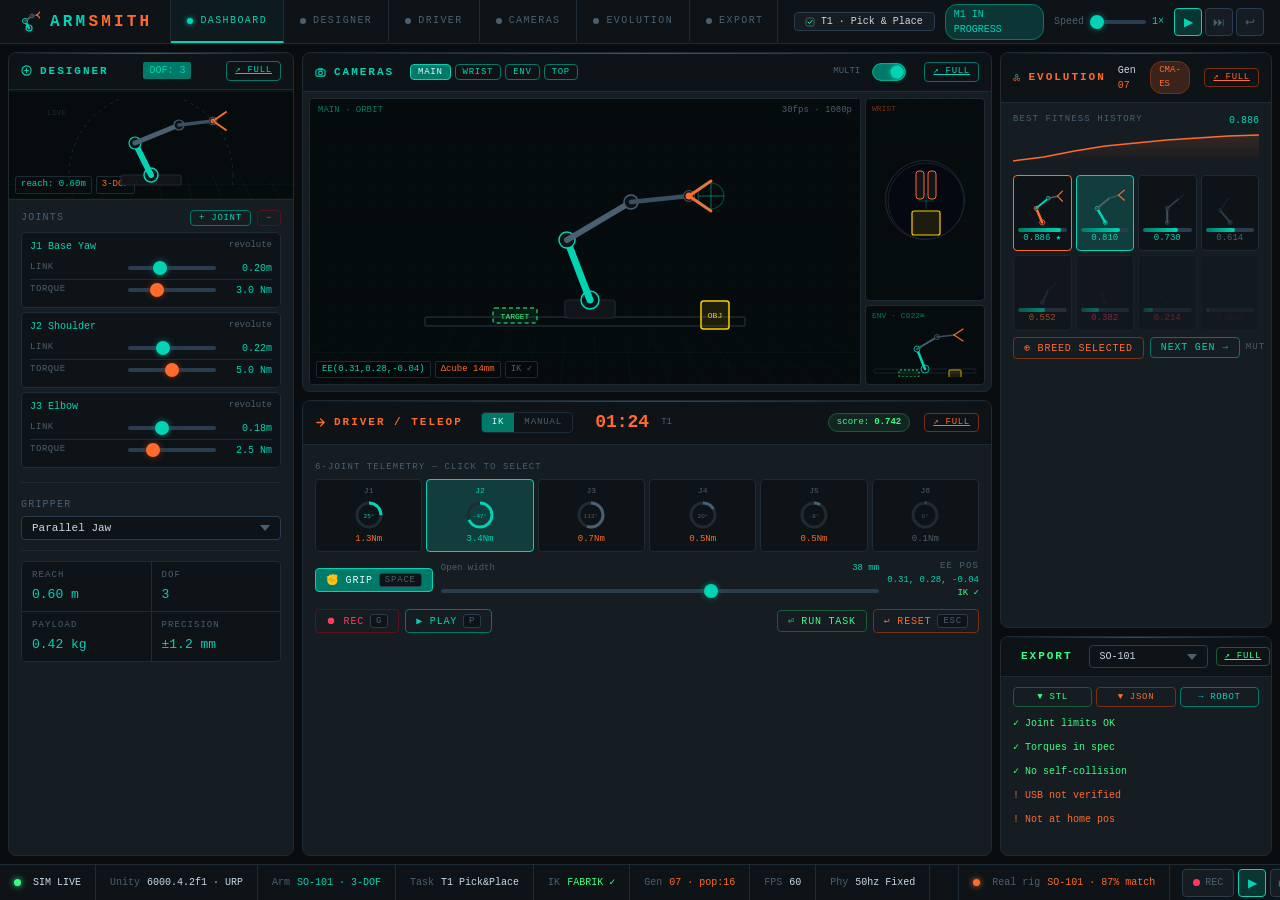
<file: design/ui_html/index.html>
<!DOCTYPE html>
<html lang="en">
<head>
<meta charset="UTF-8">
<meta name="viewport" content="width=device-width, initial-scale=1.0">
<title>ARMSMITH — Robotics Console</title>
<link rel="stylesheet" href="styles.css">
<style>
/* ============================================================
   index.html — master dashboard layout
   ============================================================ */

/* Panels embedded via iframes lose shared CSS; instead we
   embed the panel HTML inline (summary sections) and link
   to panel-*.html from nav.
   The dashboard uses a 3-column + bottom-bar layout. */

.page-wrap {
  display: grid;
  grid-template-rows: 44px 1fr 36px;
  height: 100vh;
  overflow: hidden;
}

/* ---- TOP BAR ---- */
.topbar {
  display: flex;
  align-items: center;
  gap: 0;
  padding: 0;
  height: 44px;
  background: var(--card2);
  border-bottom: 1px solid var(--border);
  flex-shrink: 0;
  z-index: 10;
  overflow: hidden;
}
.topbar-logo-wrap {
  display: flex;
  align-items: center;
  gap: 10px;
  padding: 0 18px;
  border-right: 1px solid var(--border);
  height: 100%;
}
.logo {
  font-family: var(--font-mono);
  font-size: 17px;
  font-weight: 700;
  letter-spacing: .22em;
  color: var(--teal);
  text-transform: uppercase;
  white-space: nowrap;
}
.logo span { color: var(--orange); }

/* nav tabs in topbar */
.topbar-nav {
  display: flex;
  height: 100%;
  overflow-x: auto;
}
.nav-tab {
  display: flex;
  align-items: center;
  gap: 7px;
  padding: 0 16px;
  font-family: var(--font-mono);
  font-size: 10px;
  letter-spacing: .14em;
  text-transform: uppercase;
  color: var(--muted);
  cursor: pointer;
  border-right: 1px solid var(--border);
  border-bottom: 2px solid transparent;
  transition: all .12s;
  white-space: nowrap;
  user-select: none;
  text-decoration: none;
}
.nav-tab:hover   { color: var(--text); background: rgba(255,255,255,.02); }
.nav-tab.active  { color: var(--teal); border-bottom-color: var(--teal); background: rgba(0,212,180,.04); }
.nav-dot {
  width: 6px; height: 6px;
  border-radius: 50%;
  background: var(--muted);
  flex-shrink: 0;
}
.nav-tab.active .nav-dot { background: var(--teal); box-shadow: 0 0 5px var(--teal); }

.topbar-right {
  margin-left: auto;
  display: flex;
  align-items: center;
  gap: 10px;
  padding: 0 16px;
  border-left: 1px solid var(--border);
  height: 100%;
}

/* task + milestone pills in topbar */
.task-pill {
  display: flex;
  align-items: center;
  gap: 6px;
  background: var(--card);
  border: 1px solid var(--border-hi);
  border-radius: var(--radius);
  padding: 3px 10px;
  font-family: var(--font-mono);
  font-size: 10px;
  color: var(--text);
}
.task-pill select {
  background: transparent;
  border: none;
  color: var(--text);
  font-family: var(--font-mono);
  font-size: 10px;
  outline: none;
  cursor: pointer;
  padding: 0;
}

/* ---- MAIN BODY ---- */
.body-grid {
  display: grid;
  grid-template-columns: 286px 1fr 272px;
  grid-template-rows: 1fr;
  gap: 8px;
  padding: 8px;
  overflow: hidden;
  min-height: 0;
}

/* Center column: stacked camera + driver */
.center-col {
  display: grid;
  grid-template-rows: 340px 1fr;
  gap: 8px;
  overflow: hidden;
}

/* scrollable panel bodies */
.scroll-body {
  overflow-y: auto;
  overflow-x: hidden;
  scrollbar-width: thin;
}

/* ---- Slim inline panels for embedded sections ---- */
/* These are compact versions of the full panels for the dashboard view.
   The nav links open the full standalone panels. */

/* === DESIGNER (left) === */
.des-sliders { display: flex; flex-direction: column; gap: 0; }
.des-slider-row {
  display: grid;
  grid-template-columns: 90px 1fr 48px;
  align-items: center;
  gap: 8px;
  padding: 3px 0;
  border-bottom: 1px solid var(--border);
}
.des-slider-row:last-child { border-bottom: none; }

/* === DRIVER (center bottom) === */
.drv-joint-strip {
  display: grid;
  grid-template-columns: repeat(6,1fr);
  gap: 4px;
}
.drv-joint-cell {
  background: var(--card2);
  border: 1px solid var(--border);
  border-radius: var(--radius);
  padding: 5px 4px;
  display: flex;
  flex-direction: column;
  align-items: center;
  gap: 2px;
  cursor: pointer;
  transition: border-color .12s;
}
.drv-joint-cell:hover { border-color: var(--teal-dim); }
.drv-joint-cell.active-j {
  border-color: var(--teal);
  background: var(--teal-glow);
}

/* === CAMERAS (center top) === */
.cam-layout {
  display: grid;
  grid-template-columns: 1fr 120px;
  grid-template-rows: 1fr 80px;
  gap: 4px;
  height: 100%;
}
.cam-main-slot { grid-row: 1 / 3; }

/* arm SVG in main cam slot */
.cam-render-bg {
  background: #060b0d;
  width: 100%; height: 100%;
  position: relative;
  overflow: hidden;
  display: flex;
  align-items: center;
  justify-content: center;
}
.cam-render-bg::before {
  content: '';
  position: absolute;
  bottom: 0; left: -20%;
  width: 140%; height: 45%;
  background:
    repeating-linear-gradient(90deg, rgba(0,212,180,.05) 0, rgba(0,212,180,.05) 1px, transparent 1px, transparent 36px),
    repeating-linear-gradient(0deg,  rgba(0,212,180,.05) 0, rgba(0,212,180,.05) 1px, transparent 1px, transparent 36px);
  transform: perspective(420px) rotateX(60deg);
  transform-origin: bottom center;
}
.cam-render-bg::after {
  content: '';
  position: absolute; inset: 0;
  background: repeating-linear-gradient(0deg, transparent, transparent 2px, rgba(0,0,0,.14) 3px);
  pointer-events: none;
}

/* === EVOLUTION (right) === */
.evo-mini-grid {
  display: grid;
  grid-template-columns: repeat(4,1fr);
  gap: 4px;
}
.evo-mini-thumb {
  background: var(--card2);
  border: 1px solid var(--border);
  border-radius: var(--radius);
  padding: 4px;
  cursor: pointer;
  transition: border-color .12s;
}
.evo-mini-thumb:hover { border-color: var(--teal-dim); }
.evo-mini-thumb.sel   { border-color: var(--teal); background: var(--teal-glow); }
.evo-mini-thumb.champ { border-color: var(--orange); }

/* === EXPORT (right bottom part) === */
.exp-check-mini {
  display: flex;
  flex-direction: column;
  gap: 3px;
}
.exp-check-row {
  display: flex;
  align-items: center;
  gap: 6px;
  font-family: var(--font-mono);
  font-size: 10px;
  padding: 3px 0;
}
.exp-check-row.pass { color: var(--green); }
.exp-check-row.warn { color: var(--orange); }
.exp-check-row.fail { color: var(--red); }

/* ---- BOTTOM STATUS BAR ---- */
.statusbar {
  display: flex;
  align-items: center;
  gap: 0;
  height: 36px;
  background: var(--card2);
  border-top: 1px solid var(--border);
  padding: 0;
  overflow: hidden;
  flex-shrink: 0;
}
.sb-cell {
  display: flex;
  align-items: center;
  gap: 7px;
  padding: 0 14px;
  height: 100%;
  border-right: 1px solid var(--border);
  font-family: var(--font-mono);
  font-size: 10px;
  color: var(--muted);
  white-space: nowrap;
}
.sb-cell .val { color: var(--text); }
.sb-cell .teal { color: var(--teal); }
.sb-cell .orange { color: var(--orange); }
.sb-cell .green { color: var(--green); }

/* sim controls */
.sim-controls {
  display: flex;
  align-items: center;
  gap: 4px;
  padding: 0 12px;
  margin-left: auto;
  height: 100%;
  border-left: 1px solid var(--border);
}
.sim-btn {
  width: 28px; height: 28px;
  background: var(--card);
  border: 1px solid var(--border-hi);
  border-radius: var(--radius);
  cursor: pointer;
  display: flex; align-items: center; justify-content: center;
  transition: all .12s;
  color: var(--muted);
  font-size: 12px;
}
.sim-btn:hover  { border-color: var(--teal-dim); color: var(--text); }
.sim-btn.active { border-color: var(--teal); color: var(--teal); background: var(--teal-glow); }

/* record button */
.rec-btn {
  display: flex; align-items: center; gap: 5px;
  padding: 0 10px;
  height: 28px;
  background: var(--card);
  border: 1px solid var(--border-hi);
  border-radius: var(--radius);
  cursor: pointer;
  font-family: var(--font-mono);
  font-size: 10px;
  color: var(--muted);
  transition: all .12s;
  user-select: none;
}
.rec-btn:hover  { border-color: var(--red-dim); color: var(--red); }
.rec-btn.active { border-color: var(--red); color: var(--red); background: rgba(255,58,92,.08); }
</style>
</head>
<body>
<div class="page-wrap">

  <!-- ═══════════════════ TOP BAR ═══════════════════ -->
  <div class="topbar">
    <div class="topbar-logo-wrap">
      <!-- ARM wireframe icon -->
      <svg width="22" height="22" viewBox="0 0 22 22" fill="none">
        <rect x="7" y="17" width="8" height="4" rx="1.5" fill="#0e1318" stroke="#1e2a34" stroke-width="1"/>
        <circle cx="11" cy="17" r="3" fill="#0e1318" stroke="#00d4b4" stroke-width="1.2"/>
        <line x1="11" y1="17" x2="7" y2="10" stroke="#00d4b4" stroke-width="2.5" stroke-linecap="round"/>
        <circle cx="7" cy="10" r="2.5" fill="#0e1318" stroke="#00d4b4" stroke-width="1"/>
        <line x1="7" y1="10" x2="14" y2="5" stroke="#4a6070" stroke-width="2" stroke-linecap="round"/>
        <circle cx="14" cy="5" r="2" fill="#0e1318" stroke="#4a6070" stroke-width="1"/>
        <line x1="14" y1="5" x2="19" y2="4" stroke="#3a5060" stroke-width="1.5" stroke-linecap="round"/>
        <line x1="19" y1="4" x2="22" y2="1" stroke="#ff6b2b" stroke-width="1.2" stroke-linecap="round"/>
        <line x1="19" y1="4" x2="22" y2="7" stroke="#ff6b2b" stroke-width="1.2" stroke-linecap="round"/>
      </svg>
      <span class="logo">ARM<span>SMITH</span></span>
    </div>

    <!-- Nav tabs -->
    <div class="topbar-nav">
      <a class="nav-tab active" href="index.html">
        <span class="nav-dot"></span>Dashboard
      </a>
      <a class="nav-tab" href="panel-designer.html" target="_blank">
        <span class="nav-dot"></span>Designer
      </a>
      <a class="nav-tab" href="panel-driver.html" target="_blank">
        <span class="nav-dot"></span>Driver
      </a>
      <a class="nav-tab" href="panel-cameras.html" target="_blank">
        <span class="nav-dot"></span>Cameras
      </a>
      <a class="nav-tab" href="panel-evolution.html" target="_blank">
        <span class="nav-dot"></span>Evolution
      </a>
      <a class="nav-tab" href="panel-export.html" target="_blank">
        <span class="nav-dot"></span>Export
      </a>
    </div>

    <!-- Right controls -->
    <div class="topbar-right">
      <!-- Task selector -->
      <div class="task-pill">
        <svg width="10" height="10" viewBox="0 0 10 10" fill="none">
          <rect x="1" y="1" width="8" height="8" rx="1.5" stroke="#4a6070" stroke-width="1"/>
          <path d="M3 5l1.5 1.5L7 3.5" stroke="#39ff82" stroke-width="1" stroke-linecap="round" stroke-linejoin="round"/>
        </svg>
        <select onchange="selTask(this)">
          <option>T1 · Pick & Place</option>
          <option>T2 · Stack Cubes</option>
          <option>T3 · Unscrew Nut</option>
          <option>T4 · Box in Slot</option>
        </select>
      </div>

      <!-- Milestone badge -->
      <span class="pill pill-teal">M1 IN PROGRESS</span>

      <!-- Sim speed -->
      <div style="display:flex;align-items:center;gap:6px;font-family:var(--font-mono);font-size:10px;color:var(--muted);">
        <span>Speed</span>
        <input type="range" min="1" max="10" value="1" style="width:56px;"
               oninput="document.getElementById('sim-speed').textContent=this.value+'×'">
        <span class="teal" id="sim-speed">1×</span>
      </div>

      <!-- Play/pause/reset sim -->
      <div class="sim-controls" style="border:none;padding:0;gap:3px;">
        <button class="sim-btn active" id="btn-play-sim" onclick="togglePlaySim(this)" title="Play/Pause (Enter)">▶</button>
        <button class="sim-btn" onclick title="Step (→)">⏭</button>
        <button class="sim-btn" onclick title="Reset (Esc)">↩</button>
      </div>
    </div>
  </div>

  <!-- ═══════════════════ MAIN BODY ═══════════════════ -->
  <div class="body-grid">

    <!-- ═══ LEFT: DESIGNER ═══ -->
    <div class="panel" style="min-height:0;">
      <div class="panel-header">
        <svg width="11" height="11" viewBox="0 0 12 12" fill="none">
          <circle cx="6" cy="6" r="5" stroke="#00d4b4" stroke-width="1.2"/>
          <path d="M4 6h4M6 4v4" stroke="#00d4b4" stroke-width="1.2" stroke-linecap="round"/>
        </svg>
        <span class="panel-title">Designer</span>
        <span class="panel-badge" id="des-dof-badge">DOF: 3</span>
        <a href="panel-designer.html" target="_blank" class="btn btn-sm"
           style="margin-left:auto;padding:2px 8px;font-size:9px;">↗ Full</a>
      </div>
      <!-- Arm preview SVG -->
      <div style="background:#060b0d;border-bottom:1px solid var(--border);height:110px;
                  display:flex;align-items:center;justify-content:center;position:relative;overflow:hidden;flex-shrink:0;">
        <div class="scan-overlay"></div>
        <!-- perspective floor grid -->
        <div style="position:absolute;bottom:0;left:-10%;width:120%;height:50%;
                    background:repeating-linear-gradient(90deg,rgba(0,212,180,.05) 0,rgba(0,212,180,.05) 1px,transparent 1px,transparent 30px),
                    repeating-linear-gradient(0deg,rgba(0,212,180,.05) 0,rgba(0,212,180,.05) 1px,transparent 1px,transparent 30px);
                    transform:perspective(320px) rotateX(60deg);transform-origin:bottom center;">
        </div>
        <svg width="220" height="90" viewBox="0 0 220 90" style="position:relative;z-index:1;">
          <rect x="80" y="76" width="60" height="10" rx="2" fill="#111519" stroke="#1e2a34" stroke-width="1.2"/>
          <circle cx="110" cy="76" r="7" fill="#0e1318" stroke="#00d4b4" stroke-width="1.5"/>
          <line x1="110" y1="76" x2="94" y2="44" stroke="#00d4b4" stroke-width="6" stroke-linecap="round"/>
          <circle cx="94" cy="44" r="6" fill="#0e1318" stroke="#00d4b4" stroke-width="1.2"/>
          <line x1="94" y1="44" x2="138" y2="26" stroke="#4a6070" stroke-width="5" stroke-linecap="round"/>
          <circle cx="138" cy="26" r="5" fill="#0e1318" stroke="#4a6070" stroke-width="1.2"/>
          <line x1="138" y1="26" x2="172" y2="22" stroke="#3a5060" stroke-width="3.5" stroke-linecap="round"/>
          <circle cx="172" cy="22" r="4" fill="#0e1318" stroke="#3a5060" stroke-width="1"/>
          <line x1="172" y1="22" x2="185" y2="13" stroke="#ff6b2b" stroke-width="2" stroke-linecap="round"/>
          <line x1="172" y1="22" x2="185" y2="31" stroke="#ff6b2b" stroke-width="2" stroke-linecap="round"/>
          <circle cx="172" cy="22" r="2.5" fill="#ff6b2b"/>
          <!-- reach arc -->
          <circle cx="110" cy="76" r="82" fill="none" stroke="#1e2a34" stroke-width="1" stroke-dasharray="3,4"
                  clip-path="url(#half-clip)"/>
          <defs>
            <clipPath id="half-clip"><rect x="0" y="-100" width="220" height="200"/></clipPath>
          </defs>
          <!-- label -->
          <text x="6" y="16" font-family="Courier New" font-size="8" fill="#1e2a34">LIVE</text>
        </svg>
        <!-- stat chips -->
        <div style="position:absolute;bottom:5px;left:6px;display:flex;gap:4px;">
          <span style="font-family:var(--font-mono);font-size:9px;background:rgba(10,13,15,.8);
                       border:1px solid #1e2a34;border-radius:2px;padding:1px 5px;color:var(--teal);">
            reach: 0.60m
          </span>
          <span style="font-family:var(--font-mono);font-size:9px;background:rgba(10,13,15,.8);
                       border:1px solid #1e2a34;border-radius:2px;padding:1px 5px;color:var(--orange);">
            3-DOF
          </span>
        </div>
      </div>

      <div class="scroll-body panel-body" style="gap:6px;">
        <!-- Compact joint sliders -->
        <div style="display:flex;justify-content:space-between;align-items:center;">
          <span class="label">Joints</span>
          <div class="btn-row">
            <button class="btn btn-sm" onclick="addDesJoint()" style="padding:2px 8px;font-size:9px;">+ Joint</button>
            <button class="btn btn-sm btn-red" onclick="remDesJoint()" style="padding:2px 8px;font-size:9px;">−</button>
          </div>
        </div>

        <div id="des-joints">
          <!-- J1 -->
          <div style="background:var(--card2);border:1px solid var(--border);border-radius:var(--radius);padding:6px 8px;margin-bottom:4px;">
            <div style="display:flex;justify-content:space-between;margin-bottom:4px;">
              <span style="font-family:var(--font-mono);font-size:10px;color:var(--teal);">J1 Base Yaw</span>
              <span style="font-family:var(--font-mono);font-size:9px;color:var(--muted);">revolute</span>
            </div>
            <div class="des-slider-row">
              <span class="slider-label" style="font-size:9px;">Link</span>
              <input type="range" min="0.05" max="0.50" step="0.01" value="0.20" oninput="sv(this,'d1-ll','m')">
              <span class="slider-val" id="d1-ll" style="font-size:10px;">0.20m</span>
            </div>
            <div class="des-slider-row">
              <span class="slider-label" style="font-size:9px;">Torque</span>
              <input type="range" min="0.1" max="10" step="0.1" value="3.0" class="orange-thumb" oninput="sv(this,'d1-tq',' Nm')">
              <span class="slider-val orange" id="d1-tq" style="font-size:10px;">3.0 Nm</span>
            </div>
          </div>
          <!-- J2 -->
          <div style="background:var(--card2);border:1px solid var(--border);border-radius:var(--radius);padding:6px 8px;margin-bottom:4px;">
            <div style="display:flex;justify-content:space-between;margin-bottom:4px;">
              <span style="font-family:var(--font-mono);font-size:10px;color:var(--teal);">J2 Shoulder</span>
              <span style="font-family:var(--font-mono);font-size:9px;color:var(--muted);">revolute</span>
            </div>
            <div class="des-slider-row">
              <span class="slider-label" style="font-size:9px;">Link</span>
              <input type="range" min="0.05" max="0.50" step="0.01" value="0.22" oninput="sv(this,'d2-ll','m')">
              <span class="slider-val" id="d2-ll" style="font-size:10px;">0.22m</span>
            </div>
            <div class="des-slider-row">
              <span class="slider-label" style="font-size:9px;">Torque</span>
              <input type="range" min="0.1" max="10" step="0.1" value="5.0" class="orange-thumb" oninput="sv(this,'d2-tq',' Nm')">
              <span class="slider-val orange" id="d2-tq" style="font-size:10px;">5.0 Nm</span>
            </div>
          </div>
          <!-- J3 -->
          <div style="background:var(--card2);border:1px solid var(--border);border-radius:var(--radius);padding:6px 8px;margin-bottom:4px;">
            <div style="display:flex;justify-content:space-between;margin-bottom:4px;">
              <span style="font-family:var(--font-mono);font-size:10px;color:var(--teal);">J3 Elbow</span>
              <span style="font-family:var(--font-mono);font-size:9px;color:var(--muted);">revolute</span>
            </div>
            <div class="des-slider-row">
              <span class="slider-label" style="font-size:9px;">Link</span>
              <input type="range" min="0.05" max="0.40" step="0.01" value="0.18" oninput="sv(this,'d3-ll','m')">
              <span class="slider-val" id="d3-ll" style="font-size:10px;">0.18m</span>
            </div>
            <div class="des-slider-row">
              <span class="slider-label" style="font-size:9px;">Torque</span>
              <input type="range" min="0.1" max="10" step="0.1" value="2.5" class="orange-thumb" oninput="sv(this,'d3-tq',' Nm')">
              <span class="slider-val orange" id="d3-tq" style="font-size:10px;">2.5 Nm</span>
            </div>
          </div>
        </div>

        <hr class="console-hr">
        <!-- Gripper selector -->
        <div>
          <span class="label">Gripper</span>
          <select style="width:100%;margin-top:4px;" id="des-gripper">
            <option>Parallel Jaw</option>
            <option>3-Finger Adaptive</option>
            <option>Suction Cup</option>
            <option>Magnetic</option>
          </select>
        </div>
        <hr class="console-hr">
        <!-- Stats -->
        <div class="stat-grid">
          <div class="stat-cell">
            <span class="label" style="font-size:9px;">Reach</span>
            <span class="value" id="stat-reach">0.60 m</span>
          </div>
          <div class="stat-cell">
            <span class="label" style="font-size:9px;">DOF</span>
            <span class="value" id="stat-dof">3</span>
          </div>
          <div class="stat-cell">
            <span class="label" style="font-size:9px;">Payload</span>
            <span class="value" id="stat-payload">0.42 kg</span>
          </div>
          <div class="stat-cell">
            <span class="label" style="font-size:9px;">Precision</span>
            <span class="value" id="stat-prec">±1.2 mm</span>
          </div>
        </div>
      </div>
    </div><!-- /designer -->


    <!-- ═══ CENTER ═══ -->
    <div class="center-col" style="min-height:0;">

      <!-- ─── CAMERAS (top) ─── -->
      <div class="panel" style="min-height:0;overflow:hidden;">
        <div class="panel-header" style="flex-shrink:0;">
          <svg width="11" height="11" viewBox="0 0 12 12" fill="none">
            <rect x="1" y="3" width="10" height="7" rx="1.5" stroke="#00d4b4" stroke-width="1.2"/>
            <circle cx="6" cy="6.5" r="2" stroke="#00d4b4" stroke-width="1.2"/>
            <path d="M4 3V2h4v1" stroke="#00d4b4" stroke-width="1.2" stroke-linecap="round"/>
          </svg>
          <span class="panel-title">Cameras</span>
          <div style="display:flex;gap:4px;margin-left:8px;" id="cam-buttons">
            <button class="btn btn-sm active" onclick="switchCam('main',this)" style="padding:2px 7px;font-size:9px;">Main</button>
            <button class="btn btn-sm" onclick="switchCam('wrist',this)" style="padding:2px 7px;font-size:9px;">Wrist</button>
            <button class="btn btn-sm" onclick="switchCam('env',this)" style="padding:2px 7px;font-size:9px;">Env</button>
            <button class="btn btn-sm" onclick="switchCam('top',this)" style="padding:2px 7px;font-size:9px;">Top</button>
          </div>
          <label class="toggle-wrap" style="margin-left:auto;">
            <span class="toggle-lbl" style="font-size:9px;">Multi</span>
            <label class="toggle" style="transform:scale(.8);">
              <input type="checkbox" checked>
              <span class="toggle-slider"></span>
            </label>
          </label>
          <a href="panel-cameras.html" target="_blank" class="btn btn-sm" style="padding:2px 8px;font-size:9px;margin-left:6px;">↗ Full</a>
        </div>

        <!-- Camera grid layout -->
        <div class="cam-layout" style="padding:6px;flex:1;min-height:0;">
          <!-- Main cam -->
          <div class="cam-view cam-main-slot" style="position:relative;border-radius:var(--radius);">
            <div class="scan-overlay"></div>
            <div class="cam-render-bg">
              <svg width="380" height="240" viewBox="0 0 380 240" style="position:relative;z-index:1;">
                <!-- table -->
                <rect x="30" y="195" width="320" height="9" rx="2" fill="none" stroke="#1e2a34" stroke-width="1.5"/>
                <!-- base -->
                <rect x="170" y="178" width="50" height="18" rx="3" fill="#111519" stroke="#1e2a34" stroke-width="1.2"/>
                <circle cx="195" cy="178" r="9" fill="#0e1318" stroke="#00d4b4" stroke-width="1.5"/>
                <!-- J1→J2 -->
                <line x1="195" y1="178" x2="172" y2="118" stroke="#00d4b4" stroke-width="7" stroke-linecap="round"/>
                <circle cx="172" cy="118" r="8" fill="#0e1318" stroke="#00d4b4" stroke-width="1.5"/>
                <!-- J2→J3 -->
                <line x1="172" y1="118" x2="236" y2="80" stroke="#4a6070" stroke-width="6" stroke-linecap="round"/>
                <circle cx="236" cy="80" r="7" fill="#0e1318" stroke="#4a6070" stroke-width="1.5"/>
                <!-- J3→J4 wrist -->
                <line x1="236" y1="80" x2="294" y2="74" stroke="#3a5060" stroke-width="4.5" stroke-linecap="round"/>
                <circle cx="294" cy="74" r="5.5" fill="#0e1318" stroke="#3a5060" stroke-width="1.2"/>
                <!-- gripper -->
                <line x1="294" y1="74" x2="316" y2="59" stroke="#ff6b2b" stroke-width="3" stroke-linecap="round"/>
                <line x1="294" y1="74" x2="316" y2="89" stroke="#ff6b2b" stroke-width="3" stroke-linecap="round"/>
                <circle cx="294" cy="74" r="3.5" fill="#ff6b2b"/>
                <!-- IK gizmo -->
                <circle cx="316" cy="74" r="13" fill="none" stroke="rgba(0,212,180,.3)" stroke-width="1.2"/>
                <line x1="303" y1="74" x2="329" y2="74" stroke="rgba(0,212,180,.5)" stroke-width="1"/>
                <line x1="316" y1="61" x2="316" y2="87" stroke="rgba(0,212,180,.5)" stroke-width="1"/>
                <!-- cube -->
                <rect x="306" y="179" width="28" height="28" rx="2.5" fill="rgba(255,204,0,.1)" stroke="#ffcc00" stroke-width="1.5"/>
                <text x="320" y="196" text-anchor="middle" font-family="Courier New" font-size="8" fill="#ffcc00">OBJ</text>
                <!-- target -->
                <rect x="98" y="186" width="44" height="15" rx="2" fill="rgba(57,255,130,.07)" stroke="#39ff82" stroke-width="1" stroke-dasharray="4,3"/>
                <text x="120" y="197" text-anchor="middle" font-family="Courier New" font-size="8" fill="#39ff82">TARGET</text>
              </svg>
            </div>
            <!-- corner labels -->
            <div style="position:absolute;top:5px;left:8px;font-family:var(--font-mono);font-size:9px;color:var(--teal-dim);z-index:2;">MAIN · ORBIT</div>
            <div style="position:absolute;top:5px;right:8px;font-family:var(--font-mono);font-size:9px;color:var(--muted);z-index:2;">30fps · 1080p</div>
            <!-- stat overlay -->
            <div style="position:absolute;bottom:6px;left:6px;display:flex;gap:4px;z-index:2;">
              <span style="font-family:var(--font-mono);font-size:9px;background:rgba(6,10,12,.85);border:1px solid #1e2a34;border-radius:2px;padding:1px 5px;color:var(--teal);">EE(0.31,0.28,-0.04)</span>
              <span style="font-family:var(--font-mono);font-size:9px;background:rgba(6,10,12,.85);border:1px solid #1e2a34;border-radius:2px;padding:1px 5px;color:var(--orange);">Δcube 14mm</span>
              <span style="font-family:var(--font-mono);font-size:9px;background:rgba(6,10,12,.85);border:1px solid #1e2a34;border-radius:2px;padding:1px 5px;color:var(--muted);">IK ✓</span>
            </div>
          </div>

          <!-- Wrist cam (sub) -->
          <div class="cam-view" style="position:relative;border-radius:var(--radius);background:#060b0d;">
            <div style="position:absolute;top:4px;left:6px;font-family:var(--font-mono);font-size:8px;color:var(--orange-dim);z-index:2;">WRIST</div>
            <!-- fisheye circle -->
            <div style="width:80px;height:80px;border-radius:50%;overflow:hidden;border:1px solid #1e2a34;background:#050810;margin:auto;position:relative;z-index:1;">
              <svg viewBox="0 0 80 80" width="80" height="80">
                <circle cx="40" cy="40" r="38" fill="none" stroke="#1e2a34" stroke-width=".8"/>
                <rect x="30" y="10" width="8" height="28" rx="3" fill="#111519" stroke="#ff6b2b" stroke-width="1"/>
                <rect x="42" y="10" width="8" height="28" rx="3" fill="#111519" stroke="#ff6b2b" stroke-width="1"/>
                <rect x="26" y="50" width="28" height="24" rx="2" fill="rgba(255,204,0,.1)" stroke="#ffcc00" stroke-width="1.2"/>
                <line x1="32" y1="40" x2="48" y2="40" stroke="rgba(0,212,180,.4)" stroke-width=".7"/>
                <line x1="40" y1="32" x2="40" y2="48" stroke="rgba(0,212,180,.4)" stroke-width=".7"/>
              </svg>
            </div>
          </div>

          <!-- Env cam (sub) -->
          <div class="cam-view" style="position:relative;border-radius:var(--radius);background:#060b0d;">
            <div style="position:absolute;top:4px;left:6px;font-family:var(--font-mono);font-size:8px;color:var(--teal-dim);z-index:2;">ENV · C922≅</div>
            <svg width="112" height="64" viewBox="0 0 112 64" style="position:relative;z-index:1;">
              <rect x="5" y="56" width="102" height="4" rx="1" fill="none" stroke="#1e2a34" stroke-width=".8"/>
              <circle cx="56" cy="56" r="4" fill="#0e1318" stroke="#00d4b4" stroke-width=".8"/>
              <line x1="56" y1="56" x2="48" y2="36" stroke="#00d4b4" stroke-width="2.5" stroke-linecap="round"/>
              <circle cx="48" cy="36" r="3" fill="#0e1318" stroke="#00d4b4" stroke-width=".8"/>
              <line x1="48" y1="36" x2="68" y2="24" stroke="#4a6070" stroke-width="2" stroke-linecap="round"/>
              <circle cx="68" cy="24" r="2.5" fill="#0e1318" stroke="#4a6070" stroke-width=".8"/>
              <line x1="68" y1="24" x2="85" y2="22" stroke="#3a5060" stroke-width="1.5" stroke-linecap="round"/>
              <line x1="85" y1="22" x2="94" y2="16" stroke="#ff6b2b" stroke-width="1.2" stroke-linecap="round"/>
              <line x1="85" y1="22" x2="94" y2="28" stroke="#ff6b2b" stroke-width="1.2" stroke-linecap="round"/>
              <rect x="80" y="57" width="12" height="10" rx="1" fill="rgba(255,204,0,.1)" stroke="#ffcc00" stroke-width=".8"/>
              <rect x="30" y="57" width="20" height="7" rx="1" fill="rgba(57,255,130,.06)" stroke="#39ff82" stroke-width=".8" stroke-dasharray="2,2"/>
            </svg>
          </div>
        </div>
      </div><!-- /cameras -->


      <!-- ─── DRIVER / TELEOP (bottom center) ─── -->
      <div class="panel accent-orange" style="min-height:0;overflow:hidden;">
        <div class="panel-header" style="flex-shrink:0;">
          <svg width="11" height="11" viewBox="0 0 12 12" fill="none">
            <path d="M2 6h8M6 2l4 4-4 4" stroke="#ff6b2b" stroke-width="1.4" stroke-linecap="round" stroke-linejoin="round"/>
          </svg>
          <span class="panel-title">Driver / Teleop</span>
          <!-- Mode pills -->
          <div style="display:flex;gap:0;background:var(--card2);border:1px solid var(--border);border-radius:var(--radius);overflow:hidden;margin-left:10px;">
            <div style="padding:3px 10px;font-family:var(--font-mono);font-size:9px;letter-spacing:.1em;text-transform:uppercase;
                        cursor:pointer;background:var(--teal-dim);color:var(--text-hi);" id="mode-ik" onclick="setDrvMode('ik')">IK</div>
            <div style="padding:3px 10px;font-family:var(--font-mono);font-size:9px;letter-spacing:.1em;text-transform:uppercase;
                        cursor:pointer;color:var(--muted);" id="mode-man" onclick="setDrvMode('manual')">Manual</div>
          </div>
          <!-- Task timer -->
          <span style="font-family:var(--font-mono);font-size:18px;font-weight:700;color:var(--orange);margin-left:14px;" id="drv-timer">01:23</span>
          <span style="font-family:var(--font-mono);font-size:9px;color:var(--muted);margin-left:4px;">T1</span>
          <span class="pill pill-green" style="margin-left:auto;font-size:9px;">score: <span style="color:var(--green);font-weight:700;" id="drv-score">0.742</span></span>
          <a href="panel-driver.html" target="_blank" class="btn btn-sm btn-orange" style="padding:2px 8px;font-size:9px;margin-left:6px;">↗ Full</a>
        </div>

        <div class="scroll-body panel-body" style="gap:8px;">
          <!-- 6-joint strip -->
          <div>
            <span class="label" style="font-size:9px;">6-Joint Telemetry — click to select</span>
            <div class="drv-joint-strip" style="margin-top:4px;" id="drv-joints">
              <div class="drv-joint-cell" onclick="selJoint(this,1)">
                <span style="font-family:var(--font-mono);font-size:8px;color:var(--muted);">J1</span>
                <svg width="32" height="32" viewBox="0 0 32 32">
                  <circle cx="16" cy="16" r="12" fill="none" stroke="#1e2a34" stroke-width="3"/>
                  <circle cx="16" cy="16" r="12" fill="none" stroke="#00d4b4" stroke-width="3"
                          stroke-dasharray="75.4" stroke-dashoffset="56.5" transform="rotate(-90 16 16)"/>
                  <text x="16" y="19" text-anchor="middle" font-family="Courier New" font-size="6" fill="#00d4b4">25°</text>
                </svg>
                <span style="font-family:var(--font-mono);font-size:9px;color:var(--orange);">1.3Nm</span>
              </div>
              <div class="drv-joint-cell active-j" onclick="selJoint(this,2)">
                <span style="font-family:var(--font-mono);font-size:8px;color:var(--teal);">J2</span>
                <svg width="32" height="32" viewBox="0 0 32 32">
                  <circle cx="16" cy="16" r="12" fill="none" stroke="#1e2a34" stroke-width="3"/>
                  <circle cx="16" cy="16" r="12" fill="none" stroke="#00d4b4" stroke-width="3"
                          stroke-dasharray="75.4" stroke-dashoffset="24.1" transform="rotate(-90 16 16)"/>
                  <text x="16" y="19" text-anchor="middle" font-family="Courier New" font-size="6" fill="#00d4b4">-47°</text>
                </svg>
                <span style="font-family:var(--font-mono);font-size:9px;color:var(--teal);">3.4Nm</span>
              </div>
              <div class="drv-joint-cell" onclick="selJoint(this,3)">
                <span style="font-family:var(--font-mono);font-size:8px;color:var(--muted);">J3</span>
                <svg width="32" height="32" viewBox="0 0 32 32">
                  <circle cx="16" cy="16" r="12" fill="none" stroke="#1e2a34" stroke-width="3"/>
                  <circle cx="16" cy="16" r="12" fill="none" stroke="#4a6070" stroke-width="3"
                          stroke-dasharray="75.4" stroke-dashoffset="33.9" transform="rotate(-90 16 16)"/>
                  <text x="16" y="19" text-anchor="middle" font-family="Courier New" font-size="6" fill="#4a6070">112°</text>
                </svg>
                <span style="font-family:var(--font-mono);font-size:9px;color:var(--orange);">0.7Nm</span>
              </div>
              <div class="drv-joint-cell" onclick="selJoint(this,4)">
                <span style="font-family:var(--font-mono);font-size:8px;color:var(--muted);">J4</span>
                <svg width="32" height="32" viewBox="0 0 32 32">
                  <circle cx="16" cy="16" r="12" fill="none" stroke="#1e2a34" stroke-width="3"/>
                  <circle cx="16" cy="16" r="12" fill="none" stroke="#4a6070" stroke-width="3"
                          stroke-dasharray="75.4" stroke-dashoffset="62.8" transform="rotate(-90 16 16)"/>
                  <text x="16" y="19" text-anchor="middle" font-family="Courier New" font-size="6" fill="#4a6070">20°</text>
                </svg>
                <span style="font-family:var(--font-mono);font-size:9px;color:var(--orange);">0.5Nm</span>
              </div>
              <div class="drv-joint-cell" onclick="selJoint(this,5)">
                <span style="font-family:var(--font-mono);font-size:8px;color:var(--muted);">J5</span>
                <svg width="32" height="32" viewBox="0 0 32 32">
                  <circle cx="16" cy="16" r="12" fill="none" stroke="#1e2a34" stroke-width="3"/>
                  <circle cx="16" cy="16" r="12" fill="none" stroke="#4a6070" stroke-width="3"
                          stroke-dasharray="75.4" stroke-dashoffset="69.0" transform="rotate(-90 16 16)"/>
                  <text x="16" y="19" text-anchor="middle" font-family="Courier New" font-size="6" fill="#4a6070">-8°</text>
                </svg>
                <span style="font-family:var(--font-mono);font-size:9px;color:var(--orange);">0.5Nm</span>
              </div>
              <div class="drv-joint-cell" onclick="selJoint(this,6)">
                <span style="font-family:var(--font-mono);font-size:8px;color:var(--muted);">J6</span>
                <svg width="32" height="32" viewBox="0 0 32 32">
                  <circle cx="16" cy="16" r="12" fill="none" stroke="#1e2a34" stroke-width="3"/>
                  <circle cx="16" cy="16" r="12" fill="none" stroke="#3a5060" stroke-width="3"
                          stroke-dasharray="75.4" stroke-dashoffset="74.0" transform="rotate(-90 16 16)"/>
                  <text x="16" y="19" text-anchor="middle" font-family="Courier New" font-size="6" fill="#3a5060">0°</text>
                </svg>
                <span style="font-family:var(--font-mono);font-size:9px;color:var(--muted);">0.1Nm</span>
              </div>
            </div>
          </div>

          <!-- Gripper + actions -->
          <div style="display:flex;gap:8px;align-items:center;">
            <button class="btn btn-sm active" id="grip-toggle" onclick="toggleGrip(this)"
                    style="flex:0 0 auto;">✊ GRIP <span class="shortcut-tag">Space</span></button>
            <div style="flex:1;">
              <div style="display:flex;justify-content:space-between;font-family:var(--font-mono);font-size:9px;margin-bottom:3px;">
                <span class="muted">Open width</span><span class="teal" id="grip-w">38 mm</span>
              </div>
              <input type="range" min="0" max="100" value="62" oninput="updGrip(this)" style="width:100%;">
            </div>
            <div style="text-align:right;">
              <div class="label" style="font-size:9px;">EE pos</div>
              <div style="font-family:var(--font-mono);font-size:9px;color:var(--teal);">0.31, 0.28, -0.04</div>
              <div style="font-family:var(--font-mono);font-size:9px;color:var(--green);">IK ✓</div>
            </div>
          </div>

          <!-- Record/play strip -->
          <div style="display:flex;gap:6px;align-items:center;flex-wrap:wrap;">
            <button class="btn btn-sm btn-red" id="btn-rec-main" onclick="toggleRecMain(this)">⏺ Rec <span class="shortcut-tag">G</span></button>
            <button class="btn btn-sm" id="btn-play-main" onclick="togglePlayMain(this)">▶ Play <span class="shortcut-tag">P</span></button>
            <button class="btn btn-sm btn-green" style="margin-left:auto;">⏎ Run Task</button>
            <button class="btn btn-sm btn-orange">↩ Reset <span class="shortcut-tag">Esc</span></button>
          </div>
        </div>
      </div><!-- /driver -->

    </div><!-- /center-col -->


    <!-- ═══ RIGHT ═══ -->
    <div style="display:grid;grid-template-rows:1fr 220px;gap:8px;min-height:0;">

      <!-- ─── EVOLUTION ─── -->
      <div class="panel accent-orange" style="min-height:0;">
        <div class="panel-header" style="flex-shrink:0;">
          <svg width="11" height="11" viewBox="0 0 12 12" fill="none">
            <circle cx="3" cy="9" r="2" stroke="#ff6b2b" stroke-width="1.2"/>
            <circle cx="9" cy="9" r="2" stroke="#ff6b2b" stroke-width="1.2"/>
            <circle cx="6" cy="3" r="2" stroke="#00d4b4" stroke-width="1.2"/>
            <line x1="6" y1="5" x2="3" y2="7" stroke="#4a6070" stroke-width="1"/>
            <line x1="6" y1="5" x2="9" y2="7" stroke="#4a6070" stroke-width="1"/>
          </svg>
          <span class="panel-title">Evolution</span>
          <span style="font-family:var(--font-mono);font-size:10px;margin-left:4px;">
            Gen <span class="orange" id="evo-gen">07</span>
          </span>
          <span class="pill pill-orange" style="margin-left:auto;font-size:9px;">CMA-ES</span>
          <a href="panel-evolution.html" target="_blank" class="btn btn-sm btn-orange" style="padding:2px 8px;font-size:9px;margin-left:6px;">↗ Full</a>
        </div>
        <div class="scroll-body panel-body" style="gap:6px;">
          <!-- fitness history sparkline -->
          <div>
            <div style="display:flex;justify-content:space-between;margin-bottom:3px;">
              <span class="label" style="font-size:9px;">Best fitness history</span>
              <span class="value orange" style="font-size:10px;">0.886</span>
            </div>
            <svg width="100%" height="32" viewBox="0 0 240 32" preserveAspectRatio="none">
              <path d="M0,30 30,26 60,20 90,15 120,12 150,9 180,7 210,5 240,4" fill="none" stroke="#ff6b2b" stroke-width="1.5" stroke-linejoin="round"/>
              <path d="M0,30 30,26 60,20 90,15 120,12 150,9 180,7 210,5 240,4 L240,32 L0,32Z" fill="url(#og)" opacity=".2"/>
              <defs>
                <linearGradient id="og" x1="0" y1="0" x2="0" y2="1">
                  <stop offset="0%" stop-color="#ff6b2b" stop-opacity=".7"/>
                  <stop offset="100%" stop-color="#ff6b2b" stop-opacity="0"/>
                </linearGradient>
              </defs>
            </svg>
          </div>
          <!-- Pop grid compact -->
          <div class="evo-mini-grid" id="main-evo-grid">
            <!-- 8 individuals, first = champ -->
            <div class="evo-mini-thumb champ" onclick="evoSel(this)" style="position:relative;">
              <svg viewBox="0 0 48 48" width="100%" style="display:block;">
                <rect x="18" y="42" width="12" height="4" rx="1" fill="#111519" stroke="#1e2a34" stroke-width=".7"/>
                <circle cx="24" cy="42" r="2.5" fill="#0e1318" stroke="#ff6b2b" stroke-width=".8"/>
                <line x1="24" y1="42" x2="18" y2="28" stroke="#ff6b2b" stroke-width="2.5" stroke-linecap="round"/>
                <circle cx="18" cy="28" r="2" fill="#0e1318" stroke="#ff6b2b" stroke-width=".8"/>
                <line x1="18" y1="28" x2="30" y2="18" stroke="#00d4b4" stroke-width="2" stroke-linecap="round"/>
                <circle cx="30" cy="18" r="1.8" fill="#0e1318" stroke="#00d4b4" stroke-width=".8"/>
                <line x1="30" y1="18" x2="39" y2="16" stroke="#4a6070" stroke-width="1.5" stroke-linecap="round"/>
                <line x1="39" y1="16" x2="44" y2="11" stroke="#ff6b2b" stroke-width="1.2" stroke-linecap="round"/>
                <line x1="39" y1="16" x2="44" y2="21" stroke="#ff6b2b" stroke-width="1.2" stroke-linecap="round"/>
              </svg>
              <div class="evo-fit-bar"><div class="evo-fit-fill" style="width:88%"></div></div>
              <div class="evo-score" style="font-size:9px;">0.886 ★</div>
            </div>

            <div class="evo-mini-thumb sel" onclick="evoSel(this)">
              <svg viewBox="0 0 48 48" width="100%" style="display:block;">
                <circle cx="24" cy="42" r="2" fill="#0e1318" stroke="#00d4b4" stroke-width=".8"/>
                <line x1="24" y1="42" x2="16" y2="28" stroke="#00d4b4" stroke-width="2.5" stroke-linecap="round"/>
                <circle cx="16" cy="28" r="2" fill="#0e1318" stroke="#00d4b4" stroke-width=".8"/>
                <line x1="16" y1="28" x2="28" y2="18" stroke="#4a6070" stroke-width="2" stroke-linecap="round"/>
                <line x1="28" y1="18" x2="37" y2="15" stroke="#3a5060" stroke-width="1.5" stroke-linecap="round"/>
                <line x1="37" y1="15" x2="43" y2="10" stroke="#ff6b2b" stroke-width="1.2" stroke-linecap="round"/>
                <line x1="37" y1="15" x2="43" y2="20" stroke="#ff6b2b" stroke-width="1.2" stroke-linecap="round"/>
              </svg>
              <div class="evo-fit-bar"><div class="evo-fit-fill" style="width:81%"></div></div>
              <div class="evo-score" style="font-size:9px;">0.810</div>
            </div>

            <div class="evo-mini-thumb" onclick="evoSel(this)">
              <svg viewBox="0 0 48 48" width="100%" style="display:block;opacity:.8;">
                <circle cx="24" cy="42" r="2" fill="#0e1318" stroke="#4a6070" stroke-width=".7"/>
                <line x1="24" y1="42" x2="24" y2="28" stroke="#4a6070" stroke-width="2" stroke-linecap="round"/>
                <circle cx="24" cy="28" r="1.8" fill="#0e1318" stroke="#4a6070" stroke-width=".7"/>
                <line x1="24" y1="28" x2="35" y2="19" stroke="#3a5060" stroke-width="1.5" stroke-linecap="round"/>
                <line x1="35" y1="19" x2="41" y2="14" stroke="#1e2a34" stroke-width="1.2" stroke-linecap="round"/>
              </svg>
              <div class="evo-fit-bar"><div class="evo-fit-fill" style="width:73%"></div></div>
              <div class="evo-score" style="font-size:9px;">0.730</div>
            </div>

            <div class="evo-mini-thumb" onclick="evoSel(this)">
              <svg viewBox="0 0 48 48" width="100%" style="display:block;opacity:.7;">
                <circle cx="24" cy="42" r="2" fill="#0e1318" stroke="#4a6070" stroke-width=".7"/>
                <line x1="24" y1="42" x2="14" y2="30" stroke="#3a5060" stroke-width="2" stroke-linecap="round"/>
                <circle cx="14" cy="30" r="1.5" fill="#0e1318" stroke="#3a5060" stroke-width=".7"/>
                <line x1="14" y1="30" x2="22" y2="18" stroke="#1e2a34" stroke-width="1.5" stroke-linecap="round"/>
              </svg>
              <div class="evo-fit-bar"><div class="evo-fit-fill" style="width:61%"></div></div>
              <div class="evo-score" style="font-size:9px;color:var(--muted)">0.614</div>
            </div>

            <div class="evo-mini-thumb" onclick="evoSel(this)" style="opacity:.6;">
              <svg viewBox="0 0 48 48" width="100%" style="display:block;">
                <circle cx="24" cy="42" r="1.8" fill="#0e1318" stroke="#3a5060" stroke-width=".7"/>
                <line x1="24" y1="42" x2="30" y2="30" stroke="#2a3040" stroke-width="2" stroke-linecap="round"/>
                <line x1="30" y1="30" x2="38" y2="22" stroke="#1a2030" stroke-width="1.5" stroke-linecap="round"/>
              </svg>
              <div class="evo-fit-bar"><div class="evo-fit-fill orange" style="width:55%"></div></div>
              <div class="evo-score" style="font-size:9px;color:var(--orange)">0.552</div>
            </div>

            <div class="evo-mini-thumb" onclick="evoSel(this)" style="opacity:.45;">
              <svg viewBox="0 0 48 48" width="100%" style="display:block;">
                <circle cx="24" cy="42" r="1.5" fill="#0e1318" stroke="#2a3040" stroke-width=".7"/>
                <line x1="24" y1="42" x2="20" y2="32" stroke="#1a2030" stroke-width="1.5" stroke-linecap="round"/>
              </svg>
              <div class="evo-fit-bar"><div class="evo-fit-fill red" style="width:38%"></div></div>
              <div class="evo-score" style="font-size:9px;color:var(--red)">0.382</div>
            </div>

            <div class="evo-mini-thumb" onclick="evoSel(this)" style="opacity:.3;">
              <svg viewBox="0 0 48 48" width="100%" style="display:block;">
                <circle cx="24" cy="42" r="1.2" fill="#0e1318" stroke="#1e2a34" stroke-width=".7"/>
                <line x1="24" y1="42" x2="28" y2="36" stroke="#151820" stroke-width="1.2" stroke-linecap="round"/>
              </svg>
              <div class="evo-fit-bar"><div class="evo-fit-fill red" style="width:21%"></div></div>
              <div class="evo-score" style="font-size:9px;color:var(--red)">0.214</div>
            </div>

            <div class="evo-mini-thumb" onclick="evoSel(this)" style="opacity:.2;">
              <svg viewBox="0 0 48 48" width="100%" style="display:block;">
                <circle cx="24" cy="44" r="1" fill="#0e1318" stroke="#1e2a34" stroke-width=".5"/>
              </svg>
              <div class="evo-fit-bar"><div class="evo-fit-fill red" style="width:8%"></div></div>
              <div class="evo-score" style="font-size:9px;color:var(--red-dim)">0.082</div>
            </div>
          </div>

          <!-- Breed actions -->
          <div style="display:flex;gap:6px;align-items:center;">
            <button class="btn btn-sm btn-orange" onclick="nextGenMain()">⊕ Breed Selected</button>
            <button class="btn btn-sm" onclick="nextGenMain()">Next Gen →</button>
            <span class="label" style="margin-left:auto;font-size:9px;">Mut</span>
            <input type="range" min="1" max="100" value="25" style="width:56px;"
                   oninput="document.getElementById('evo-mut').textContent=this.value+'%'">
            <span class="value" id="evo-mut" style="font-size:10px;">25%</span>
          </div>
        </div>
      </div><!-- /evolution -->


      <!-- ─── EXPORT ─── -->
      <div class="panel accent-green" style="min-height:0;">
        <div class="panel-header" style="flex-shrink:0;">
          <svg width="11" height="11" viewBox="0 0 12 12" fill="none">
            <path d="M6 1v7M3 5l3 3 3-3" stroke="#39ff82" stroke-width="1.4" stroke-linecap="round" stroke-linejoin="round"/>
            <rect x="1" y="9" width="10" height="2" rx="1" fill="#39ff82" opacity=".5"/>
          </svg>
          <span class="panel-title">Export</span>
          <select style="margin-left:8px;font-size:10px;" id="main-arm-sel">
            <option>SO-101</option>
            <option>reBot-B601-DM</option>
            <option>Custom</option>
          </select>
          <a href="panel-export.html" target="_blank" class="btn btn-sm btn-green" style="padding:2px 8px;font-size:9px;margin-left:auto;">↗ Full</a>
        </div>
        <div class="panel-body" style="gap:6px;">
          <div style="display:grid;grid-template-columns:1fr 1fr 1fr;gap:4px;">
            <button class="btn btn-sm btn-green" onclick="quickExport('stl',this)" style="font-size:9px;">▼ STL</button>
            <button class="btn btn-sm btn-orange" onclick="quickExport('json',this)" style="font-size:9px;">▼ JSON</button>
            <button class="btn btn-sm" onclick="quickExport('robot',this)" style="font-size:9px;">→ Robot</button>
          </div>
          <!-- Safety mini checklist -->
          <div class="exp-check-mini">
            <div class="exp-check-row pass"><span>✓</span><span>Joint limits OK</span></div>
            <div class="exp-check-row pass"><span>✓</span><span>Torques in spec</span></div>
            <div class="exp-check-row pass"><span>✓</span><span>No self-collision</span></div>
            <div class="exp-check-row warn"><span>!</span><span>USB not verified</span></div>
            <div class="exp-check-row warn"><span>!</span><span>Not at home pos</span></div>
          </div>
        </div>
      </div><!-- /export -->

    </div><!-- /right col -->

  </div><!-- /body-grid -->

  <!-- ═══════════════════ STATUS BAR ═══════════════════ -->
  <div class="statusbar">
    <div class="sb-cell">
      <span class="status-dot dot-green"></span>
      <span class="val">SIM LIVE</span>
    </div>
    <div class="sb-cell">
      <span>Unity</span>
      <span class="val">6000.4.2f1 · URP</span>
    </div>
    <div class="sb-cell">
      <span>Arm</span>
      <span class="teal" id="sb-arm">SO-101 · 3-DOF</span>
    </div>
    <div class="sb-cell">
      <span>Task</span>
      <span class="val">T1 Pick&Place</span>
    </div>
    <div class="sb-cell">
      <span>IK</span>
      <span class="green">FABRIK ✓</span>
    </div>
    <div class="sb-cell">
      <span>Gen</span>
      <span class="orange" id="sb-gen">07 · pop:16</span>
    </div>
    <div class="sb-cell">
      <span>FPS</span>
      <span class="val" id="sb-fps">60</span>
    </div>
    <div class="sb-cell">
      <span>Phy</span>
      <span class="val">50hz Fixed</span>
    </div>
    <!-- spacer -->
    <div class="sb-cell" style="flex:1;border:none;"></div>

    <!-- Real robot link -->
    <div class="sb-cell" style="border-left:1px solid var(--border);border-right:none;">
      <span class="status-dot dot-orange"></span>
      <span>Real rig</span>
      <span class="orange">SO-101 · 87% match</span>
    </div>

    <!-- Sim controls -->
    <div class="sim-controls">
      <button class="rec-btn" id="sb-rec" onclick="toggleSbRec(this)">
        <span style="width:7px;height:7px;border-radius:50%;background:var(--red);flex-shrink:0;"></span>
        REC
      </button>
      <button class="sim-btn active" id="sb-play" onclick="toggleSbPlay(this)" title="Play/Pause">▶</button>
      <button class="sim-btn" title="Step">⏭</button>
      <button class="sim-btn" title="Reset">↩</button>
    </div>
  </div>

</div><!-- /page-wrap -->

<script>
/* Slider helper */
function sv(el, id, suf) {
  const v = parseFloat(el.value);
  document.getElementById(id).textContent = v.toFixed(suf==='m'?2:1) + (suf==='m'?' m':suf);
}

/* Designer joint add/remove */
let desJCount = 3;
const desJNames = ['Wrist Roll','Wrist Pitch','Wrist Yaw'];
function addDesJoint() {
  if (desJCount >= 6) return;
  desJCount++;
  const n = desJCount;
  const nm = desJNames[n-4] || 'Joint '+n;
  const d = document.createElement('div');
  d.style.cssText = 'background:var(--card2);border:1px solid var(--border);border-radius:var(--radius);padding:6px 8px;margin-bottom:4px;';
  d.innerHTML = `<div style="display:flex;justify-content:space-between;margin-bottom:4px;">
    <span style="font-family:var(--font-mono);font-size:10px;color:var(--teal);">J${n} ${nm}</span>
    <span style="font-family:var(--font-mono);font-size:9px;color:var(--muted);">revolute</span>
  </div>
  <div class="des-slider-row">
    <span class="slider-label" style="font-size:9px;">Link</span>
    <input type="range" min="0.05" max="0.40" step="0.01" value="0.12" oninput="sv(this,'dnl${n}','m')">
    <span class="slider-val" id="dnl${n}" style="font-size:10px;">0.12m</span>
  </div>
  <div class="des-slider-row">
    <span class="slider-label" style="font-size:9px;">Torque</span>
    <input type="range" min="0.1" max="10" step="0.1" value="2.0" class="orange-thumb" oninput="sv(this,'dnt${n}',' Nm')">
    <span class="slider-val orange" id="dnt${n}" style="font-size:10px;">2.0 Nm</span>
  </div>`;
  document.getElementById('des-joints').appendChild(d);
  document.getElementById('des-dof-badge').textContent = 'DOF: '+desJCount;
  document.getElementById('stat-dof').textContent = desJCount;
}
function remDesJoint() {
  if (desJCount <= 1) return;
  const el = document.getElementById('des-joints');
  el.removeChild(el.lastElementChild);
  desJCount--;
  document.getElementById('des-dof-badge').textContent = 'DOF: '+desJCount;
  document.getElementById('stat-dof').textContent = desJCount;
}

/* Driver mode */
function setDrvMode(m) {
  const ik  = document.getElementById('mode-ik');
  const man = document.getElementById('mode-man');
  if (m === 'ik') {
    ik.style.background = 'var(--teal-dim)'; ik.style.color = 'var(--text-hi)';
    man.style.background = ''; man.style.color = 'var(--muted)';
  } else {
    man.style.background = 'var(--orange-dim)'; man.style.color = 'var(--text-hi)';
    ik.style.background = ''; ik.style.color = 'var(--muted)';
  }
}

/* Joint select */
function selJoint(el, n) {
  document.querySelectorAll('.drv-joint-cell').forEach(c => c.classList.remove('active-j'));
  el.classList.add('active-j');
}

/* Gripper toggle */
function toggleGrip(btn) {
  const open = btn.textContent.includes('GRIP');
  btn.textContent = open ? '✋ OPEN ' : '✊ GRIP ';
  btn.classList.toggle('active', !open);
  const tag = document.createElement('span');
  tag.className='shortcut-tag'; tag.textContent='Space';
  btn.appendChild(tag);
  document.getElementById('grip-w').textContent = open ? '100 mm' : '38 mm';
}
function updGrip(el) {
  document.getElementById('grip-w').textContent = Math.round(el.value) + ' mm';
}

/* Record / play */
let recMainActive = false;
function toggleRecMain(btn) {
  recMainActive = !recMainActive;
  btn.textContent = recMainActive ? '⏹ Stop ' : '⏺ Rec ';
  const tag2 = document.createElement('span');
  tag2.className='shortcut-tag'; tag2.textContent='G';
  btn.appendChild(tag2);
  btn.classList.toggle('active', recMainActive);
}
let playMainActive = false;
function togglePlayMain(btn) {
  playMainActive = !playMainActive;
  btn.textContent = playMainActive ? '⏸ Pause ' : '▶ Play ';
  const tag3 = document.createElement('span');
  tag3.className='shortcut-tag'; tag3.textContent='P';
  btn.appendChild(tag3);
  btn.classList.toggle('active', playMainActive);
}

/* Sim play/pause */
function togglePlaySim(btn) {
  const paused = btn.textContent === '▶';
  btn.textContent = paused ? '⏸' : '▶';
  btn.classList.toggle('active', paused);
  document.getElementById('sb-play').textContent = paused ? '⏸' : '▶';
  document.getElementById('sb-play').classList.toggle('active', paused);
}
function toggleSbPlay(btn) {
  const paused = btn.textContent === '▶';
  btn.textContent = paused ? '⏸' : '▶';
  btn.classList.toggle('active', paused);
  document.getElementById('btn-play-sim').textContent = paused ? '⏸' : '▶';
  document.getElementById('btn-play-sim').classList.toggle('active', paused);
}

/* Statusbar record */
let sbRecActive = false;
function toggleSbRec(btn) {
  sbRecActive = !sbRecActive;
  const dot = btn.querySelector('span');
  if (sbRecActive) {
    dot.style.animation = 'blink 1s infinite';
    dot.style.boxShadow = '0 0 6px var(--red)';
    btn.classList.add('active');
  } else {
    dot.style.animation = '';
    dot.style.boxShadow = '';
    btn.classList.remove('active');
  }
}

/* Evolution select */
let evoSelCount = 1;
function evoSel(el) {
  el.classList.toggle('sel');
  evoSelCount = document.querySelectorAll('#main-evo-grid .evo-mini-thumb.sel').length;
}
function nextGenMain() {
  const g = document.getElementById('evo-gen');
  g.textContent = String(parseInt(g.textContent)+1).padStart(2,'0');
  document.getElementById('sb-gen').textContent = g.textContent + ' · pop:16';
  document.querySelectorAll('#main-evo-grid .evo-mini-thumb.sel').forEach(e => e.classList.remove('sel'));
}

/* Quick export in sidebar */
function quickExport(type, btn) {
  btn.textContent = '…';
  btn.classList.add('active');
  setTimeout(() => {
    btn.classList.remove('active');
    if (type === 'stl') btn.textContent = '✓ STL';
    else if (type === 'json') btn.textContent = '✓ JSON';
    else btn.textContent = '✓ Sent';
    setTimeout(() => {
      if (type === 'stl') btn.textContent = '▼ STL';
      else if (type === 'json') btn.textContent = '▼ JSON';
      else btn.textContent = '→ Robot';
    }, 2000);
  }, 900);
}

/* Task select */
function selTask(sel) {
  const tasks = ['T1 · Pick & Place','T2 · Stack Cubes','T3 · Unscrew Nut','T4 · Box in Slot'];
}

/* Camera cycle */
function switchCam(name, el) {
  document.querySelectorAll('#cam-buttons .btn').forEach(b => b.classList.remove('active'));
  el.classList.add('active');
}

/* Live timer */
let t = 83;
setInterval(() => {
  t++;
  const mm = String(Math.floor(t/60)).padStart(2,'0');
  const ss = String(t%60).padStart(2,'0');
  document.getElementById('drv-timer').textContent = mm+':'+ss;
}, 1000);

/* Animate FPS counter */
setInterval(() => {
  const fps = 58 + Math.floor(Math.random()*5);
  document.getElementById('sb-fps').textContent = fps;
}, 2000);
</script>
</body>
</html>
</file>
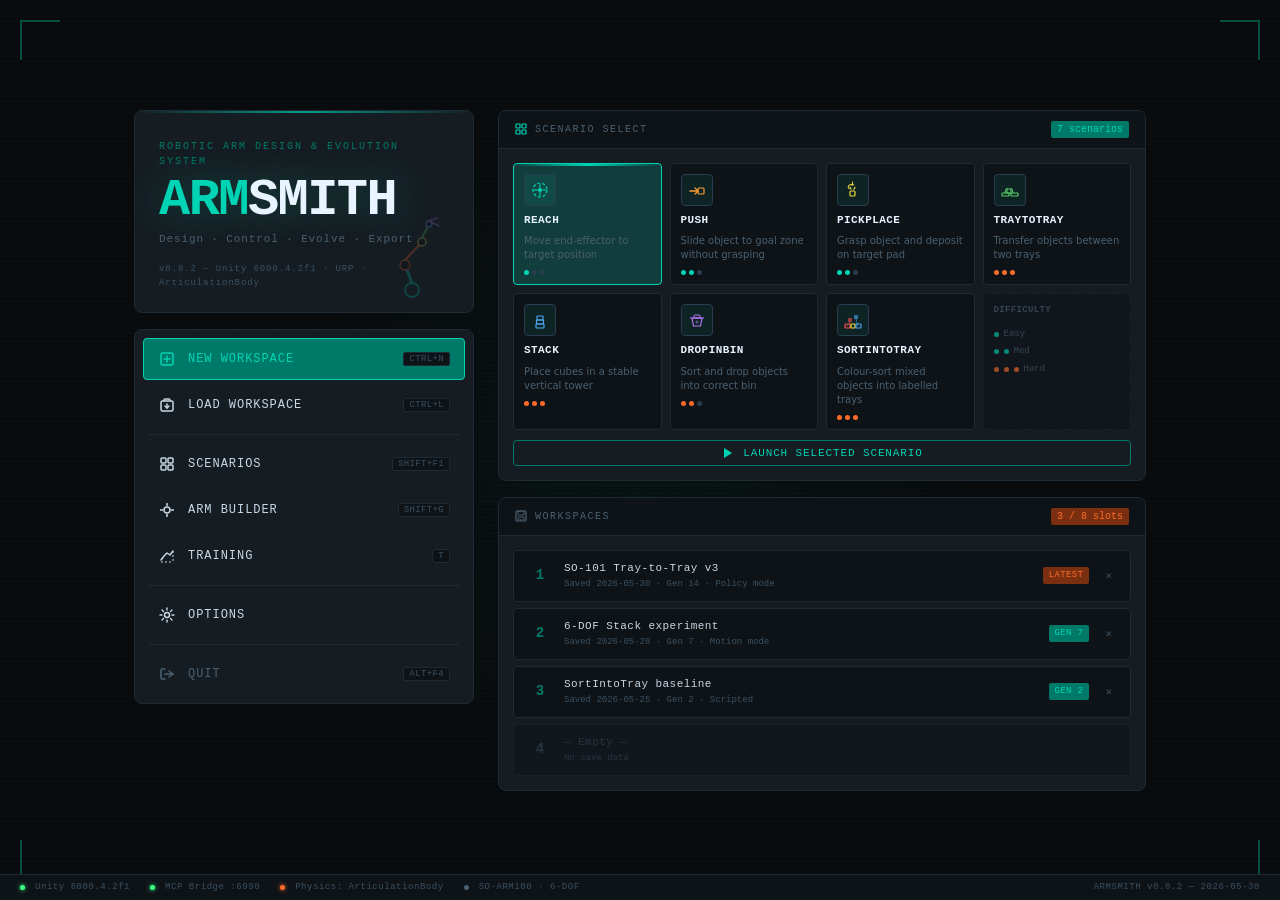
<file: design/ui_html/menu-main.html>
<!DOCTYPE html>
<html lang="en">
<head>
<meta charset="UTF-8">
<meta name="viewport" content="width=device-width, initial-scale=1.0">
<title>ARMSMITH — Main Menu</title>
<link rel="stylesheet" href="styles.css">
<style>
/* ============================================================
   menu-main.html — Main Menu window
   ============================================================ */

body {
  display: flex;
  align-items: center;
  justify-content: center;
  min-height: 100vh;
  background: var(--bg);
  background-image:
    repeating-linear-gradient(0deg,  transparent, transparent 39px, rgba(0,212,180,.025) 40px),
    repeating-linear-gradient(90deg, transparent, transparent 39px, rgba(0,212,180,.025) 40px);
  position: relative;
  overflow: hidden;
}

/* Scanline overlay */
body::before {
  content: '';
  position: fixed;
  inset: 0;
  background: repeating-linear-gradient(
    180deg,
    transparent 0px,
    transparent 2px,
    rgba(0,0,0,.18) 2px,
    rgba(0,0,0,.18) 4px
  );
  pointer-events: none;
  z-index: 0;
}

/* Corner brackets */
.corner-bracket {
  position: fixed;
  width: 40px; height: 40px;
  border-color: var(--teal-dim);
  border-style: solid;
  opacity: .6;
}
.corner-bracket.tl { top: 20px; left: 20px;  border-width: 2px 0 0 2px; }
.corner-bracket.tr { top: 20px; right: 20px; border-width: 2px 2px 0 0; }
.corner-bracket.bl { bottom: 20px; left: 20px;  border-width: 0 0 2px 2px; }
.corner-bracket.br { bottom: 20px; right: 20px; border-width: 0 2px 2px 0; }

/* Background glow orb */
.bg-glow {
  position: fixed;
  width: 700px; height: 700px;
  border-radius: 50%;
  background: radial-gradient(circle, rgba(0,212,180,.04) 0%, transparent 70%);
  top: 50%; left: 50%;
  transform: translate(-50%, -50%);
  pointer-events: none;
  z-index: 0;
}

/* ---- Root layout ---- */
.menu-root {
  position: relative;
  z-index: 1;
  display: grid;
  grid-template-columns: 340px 1fr;
  gap: 24px;
  max-width: 1060px;
  width: 100%;
  padding: 24px;
}

/* ---- Left column: logo + main nav ---- */
.menu-left {
  display: flex;
  flex-direction: column;
  gap: 16px;
}

/* Logo card */
.logo-card {
  background: var(--card);
  border: 1px solid var(--border);
  border-radius: var(--radius-lg);
  padding: 28px 24px 22px;
  position: relative;
  overflow: hidden;
}
.logo-card::before {
  content: '';
  position: absolute;
  top: 0; left: 0; right: 0;
  height: 2px;
  background: linear-gradient(90deg, transparent, var(--teal), transparent);
  opacity: .7;
}
.logo-eyebrow {
  font-family: var(--font-mono);
  font-size: 10px;
  letter-spacing: .2em;
  text-transform: uppercase;
  color: var(--teal-dim);
  margin-bottom: 6px;
}
.logo-title {
  font-family: var(--font-mono);
  font-size: 52px;
  font-weight: 700;
  letter-spacing: -.03em;
  line-height: 1;
  color: var(--text-hi);
  text-shadow: 0 0 40px rgba(0,212,180,.3);
  margin-bottom: 4px;
}
.logo-title span { color: var(--teal); }
.logo-sub {
  font-family: var(--font-mono);
  font-size: 11px;
  color: var(--muted);
  letter-spacing: .08em;
  margin-bottom: 16px;
}
.logo-ver {
  font-family: var(--font-mono);
  font-size: 9px;
  color: var(--text-dim);
  letter-spacing: .1em;
}
.logo-arm-svg {
  position: absolute;
  bottom: 12px; right: 16px;
  opacity: .22;
}

/* Nav card */
.nav-card {
  background: var(--card);
  border: 1px solid var(--border);
  border-radius: var(--radius-lg);
  padding: 8px 8px;
  display: flex;
  flex-direction: column;
  gap: 4px;
}

.nav-btn {
  display: flex;
  align-items: center;
  gap: 12px;
  padding: 11px 14px;
  border-radius: var(--radius);
  border: 1px solid transparent;
  background: transparent;
  color: var(--text);
  font-family: var(--font-mono);
  font-size: 12px;
  letter-spacing: .08em;
  text-transform: uppercase;
  cursor: pointer;
  transition: all .15s;
  text-align: left;
  width: 100%;
  position: relative;
}
.nav-btn:hover {
  background: var(--card2);
  border-color: var(--border-hi);
  color: var(--text-hi);
}
.nav-btn.active,
.nav-btn:focus {
  background: var(--teal-glow);
  border-color: var(--teal);
  color: var(--teal);
  outline: none;
}
.nav-btn .nav-icon {
  width: 18px; height: 18px;
  flex-shrink: 0;
  display: flex;
  align-items: center;
  justify-content: center;
}
.nav-btn .nav-shortcut {
  margin-left: auto;
  font-size: 9px;
  color: var(--text-dim);
  background: var(--card2);
  border: 1px solid var(--border);
  border-radius: 2px;
  padding: 1px 5px;
  letter-spacing: .04em;
}
.nav-btn.nav-primary {
  background: var(--teal-dim);
  border-color: var(--teal);
  color: var(--teal);
}
.nav-btn.nav-primary:hover {
  background: rgba(0,122,104,.5);
  color: var(--text-hi);
}
.nav-sep {
  height: 1px;
  background: var(--border);
  margin: 4px 6px;
}
.nav-btn.nav-quit {
  color: var(--muted);
}
.nav-btn.nav-quit:hover {
  color: var(--red);
  border-color: var(--red-dim);
  background: rgba(255,58,92,.08);
}

/* ---- Right column: scenario picker + save slots ---- */
.menu-right {
  display: flex;
  flex-direction: column;
  gap: 16px;
}

/* Section card shared */
.menu-section {
  background: var(--card);
  border: 1px solid var(--border);
  border-radius: var(--radius-lg);
  overflow: hidden;
}
.menu-section-head {
  display: flex;
  align-items: center;
  gap: 8px;
  padding: 10px 16px;
  background: var(--card2);
  border-bottom: 1px solid var(--border);
}
.menu-section-title {
  font-family: var(--font-mono);
  font-size: 10px;
  letter-spacing: .15em;
  text-transform: uppercase;
  color: var(--muted);
}
.menu-section-body {
  padding: 14px;
}

/* ---- Scenario picker grid ---- */
.scenario-grid {
  display: grid;
  grid-template-columns: repeat(4, 1fr);
  gap: 8px;
}

.scenario-card {
  background: var(--card2);
  border: 1px solid var(--border);
  border-radius: var(--radius);
  padding: 10px 10px 9px;
  cursor: pointer;
  transition: all .15s;
  position: relative;
  display: flex;
  flex-direction: column;
  gap: 6px;
  overflow: hidden;
}
.scenario-card::before {
  content: '';
  position: absolute;
  top: 0; left: 0; right: 0;
  height: 2px;
  border-radius: var(--radius) var(--radius) 0 0;
  opacity: 0;
  transition: opacity .15s;
}
.scenario-card:hover {
  border-color: var(--teal-dim);
  background: var(--card);
}
.scenario-card:hover::before { opacity: 1; }
.scenario-card.sel {
  border-color: var(--teal);
  background: var(--teal-glow);
}
.scenario-card.sel::before { opacity: 1; background: linear-gradient(90deg,transparent,var(--teal),transparent); }

.sc-icon {
  width: 32px; height: 32px;
  border-radius: 4px;
  display: flex;
  align-items: center;
  justify-content: center;
  background: rgba(0,212,180,.08);
  border: 1px solid var(--border-hi);
}
.sc-name {
  font-family: var(--font-mono);
  font-size: 11px;
  font-weight: 700;
  letter-spacing: .04em;
  color: var(--text-hi);
  text-transform: uppercase;
}
.sc-obj {
  font-family: var(--font-ui);
  font-size: 10px;
  color: var(--muted);
  line-height: 1.4;
}
.sc-diff {
  display: flex;
  gap: 3px;
  margin-top: 2px;
}
.sc-diff-dot {
  width: 5px; height: 5px;
  border-radius: 50%;
  background: var(--border-hi);
}
.sc-diff-dot.on { background: var(--teal); }
.sc-diff-dot.on.orange { background: var(--orange); }

/* ---- Save slots ---- */
.save-slots {
  display: flex;
  flex-direction: column;
  gap: 6px;
}
.save-slot {
  display: grid;
  grid-template-columns: 28px 1fr auto auto;
  align-items: center;
  gap: 10px;
  padding: 9px 12px;
  background: var(--card2);
  border: 1px solid var(--border);
  border-radius: var(--radius);
  cursor: pointer;
  transition: border-color .15s;
}
.save-slot:hover { border-color: var(--teal-dim); }
.save-slot.empty { opacity: .45; cursor: default; }
.save-slot.empty:hover { border-color: var(--border); }
.slot-num {
  font-family: var(--font-mono);
  font-size: 14px;
  font-weight: 700;
  color: var(--teal-dim);
  text-align: center;
}
.slot-info { display: flex; flex-direction: column; gap: 2px; }
.slot-name {
  font-family: var(--font-mono);
  font-size: 11px;
  color: var(--text);
  letter-spacing: .04em;
}
.slot-meta {
  font-family: var(--font-mono);
  font-size: 9px;
  color: var(--text-dim);
}
.slot-tag {
  font-family: var(--font-mono);
  font-size: 9px;
  padding: 2px 6px;
  border-radius: 2px;
  background: var(--teal-dim);
  color: var(--teal);
  letter-spacing: .04em;
}
.slot-tag.orange { background: var(--orange-dim); color: var(--orange); }
.slot-del {
  background: transparent;
  border: none;
  color: var(--text-dim);
  cursor: pointer;
  font-family: var(--font-mono);
  font-size: 11px;
  padding: 2px 6px;
  border-radius: 2px;
  transition: color .1s;
}
.slot-del:hover { color: var(--red); }

/* Status bar */
.menu-statusbar {
  position: fixed;
  bottom: 0; left: 0; right: 0;
  height: 26px;
  background: var(--card2);
  border-top: 1px solid var(--border);
  display: flex;
  align-items: center;
  gap: 20px;
  padding: 0 20px;
  font-family: var(--font-mono);
  font-size: 9px;
  color: var(--text-dim);
  letter-spacing: .06em;
  z-index: 10;
}
.status-item { display: flex; align-items: center; gap: 5px; }
.status-dot {
  width: 5px; height: 5px;
  border-radius: 50%;
}
.status-dot.green { background: var(--green); box-shadow: 0 0 4px var(--green); }
.status-dot.orange { background: var(--orange); box-shadow: 0 0 4px var(--orange); }
.status-dot.muted { background: var(--muted); }

</style>
</head>
<body>

<div class="corner-bracket tl"></div>
<div class="corner-bracket tr"></div>
<div class="corner-bracket bl"></div>
<div class="corner-bracket br"></div>
<div class="bg-glow"></div>

<div class="menu-root">

  <!-- ===== LEFT: Logo + Nav ===== -->
  <div class="menu-left">

    <!-- Logo -->
    <div class="logo-card">
      <div class="logo-eyebrow">Robotic Arm Design &amp; Evolution System</div>
      <div class="logo-title"><span>ARM</span>SMITH</div>
      <div class="logo-sub">Design · Control · Evolve · Export</div>
      <div class="logo-ver">v0.8.2 — Unity 6000.4.2f1 · URP · ArticulationBody</div>

      <!-- Decorative arm SVG -->
      <svg class="logo-arm-svg" width="90" height="90" viewBox="0 0 90 90" fill="none">
        <circle cx="45" cy="80" r="7" stroke="#00d4b4" stroke-width="2"/>
        <line x1="45" y1="73" x2="38" y2="55" stroke="#00d4b4" stroke-width="3" stroke-linecap="round"/>
        <circle cx="38" cy="55" r="5" stroke="#ff6b2b" stroke-width="1.5" fill="#0a0d0f"/>
        <line x1="38" y1="50" x2="55" y2="32" stroke="#ff6b2b" stroke-width="2.5" stroke-linecap="round"/>
        <circle cx="55" cy="32" r="4" stroke="#f2d940" stroke-width="1.5" fill="#0a0d0f"/>
        <line x1="55" y1="28" x2="62" y2="14" stroke="#59cc66" stroke-width="2" stroke-linecap="round"/>
        <circle cx="62" cy="14" r="3" stroke="#4da6f2" stroke-width="1.5" fill="#0a0d0f"/>
        <line x1="62" y1="11" x2="70" y2="8" stroke="#b373f2" stroke-width="1.5" stroke-linecap="round"/>
        <line x1="62" y1="11" x2="72" y2="16" stroke="#b373f2" stroke-width="1.5" stroke-linecap="round"/>
      </svg>
    </div>

    <!-- Main Navigation -->
    <div class="nav-card">
      <button class="nav-btn nav-primary" onclick="navClick(this,'new')">
        <span class="nav-icon">
          <svg width="16" height="16" viewBox="0 0 16 16" fill="none">
            <rect x="2" y="2" width="12" height="12" rx="2" stroke="currentColor" stroke-width="1.5"/>
            <line x1="8" y1="5" x2="8" y2="11" stroke="currentColor" stroke-width="1.5" stroke-linecap="round"/>
            <line x1="5" y1="8" x2="11" y2="8" stroke="currentColor" stroke-width="1.5" stroke-linecap="round"/>
          </svg>
        </span>
        New Workspace
        <span class="nav-shortcut">Ctrl+N</span>
      </button>
      <button class="nav-btn" onclick="navClick(this,'load')">
        <span class="nav-icon">
          <svg width="16" height="16" viewBox="0 0 16 16" fill="none">
            <rect x="2" y="4" width="12" height="10" rx="1.5" stroke="currentColor" stroke-width="1.5"/>
            <path d="M5 4V3a1 1 0 0 1 1-1h4a1 1 0 0 1 1 1v1" stroke="currentColor" stroke-width="1.5"/>
            <line x1="8" y1="7" x2="8" y2="11" stroke="currentColor" stroke-width="1.5" stroke-linecap="round"/>
            <polyline points="6,9 8,11 10,9" fill="none" stroke="currentColor" stroke-width="1.5" stroke-linecap="round" stroke-linejoin="round"/>
          </svg>
        </span>
        Load Workspace
        <span class="nav-shortcut">Ctrl+L</span>
      </button>

      <div class="nav-sep"></div>

      <button class="nav-btn" onclick="navClick(this,'scenarios')">
        <span class="nav-icon">
          <svg width="16" height="16" viewBox="0 0 16 16" fill="none">
            <rect x="2" y="2" width="5" height="5" rx="1" stroke="currentColor" stroke-width="1.5"/>
            <rect x="9" y="2" width="5" height="5" rx="1" stroke="currentColor" stroke-width="1.5"/>
            <rect x="2" y="9" width="5" height="5" rx="1" stroke="currentColor" stroke-width="1.5"/>
            <rect x="9" y="9" width="5" height="5" rx="1" stroke="currentColor" stroke-width="1.5"/>
          </svg>
        </span>
        Scenarios
        <span class="nav-shortcut">Shift+F1</span>
      </button>
      <button class="nav-btn" onclick="navClick(this,'builder')">
        <span class="nav-icon">
          <svg width="16" height="16" viewBox="0 0 16 16" fill="none">
            <circle cx="8" cy="8" r="3" stroke="currentColor" stroke-width="1.5"/>
            <line x1="8" y1="1" x2="8" y2="4" stroke="currentColor" stroke-width="1.5"/>
            <line x1="8" y1="12" x2="8" y2="15" stroke="currentColor" stroke-width="1.5"/>
            <line x1="1" y1="8" x2="4" y2="8" stroke="currentColor" stroke-width="1.5"/>
            <line x1="12" y1="8" x2="15" y2="8" stroke="currentColor" stroke-width="1.5"/>
          </svg>
        </span>
        Arm Builder
        <span class="nav-shortcut">Shift+G</span>
      </button>
      <button class="nav-btn" onclick="navClick(this,'training')">
        <span class="nav-icon">
          <svg width="16" height="16" viewBox="0 0 16 16" fill="none">
            <polyline points="2,12 5,8 8,5 11,7 14,3" fill="none" stroke="currentColor" stroke-width="1.5" stroke-linecap="round" stroke-linejoin="round"/>
            <line x1="14" y1="3" x2="14" y2="14" stroke="currentColor" stroke-width="1" stroke-dasharray="2,2"/>
            <line x1="2" y1="14" x2="14" y2="14" stroke="currentColor" stroke-width="1" stroke-dasharray="2,2"/>
          </svg>
        </span>
        Training
        <span class="nav-shortcut">T</span>
      </button>

      <div class="nav-sep"></div>

      <button class="nav-btn" onclick="navClick(this,'options')">
        <span class="nav-icon">
          <svg width="16" height="16" viewBox="0 0 16 16" fill="none">
            <circle cx="8" cy="8" r="2.5" stroke="currentColor" stroke-width="1.5"/>
            <path d="M8 1v2M8 13v2M1 8h2M13 8h2M3.05 3.05l1.42 1.42M11.53 11.53l1.42 1.42M3.05 12.95l1.42-1.42M11.53 4.47l1.42-1.42" stroke="currentColor" stroke-width="1.4" stroke-linecap="round"/>
          </svg>
        </span>
        Options
      </button>

      <div class="nav-sep"></div>

      <button class="nav-btn nav-quit" onclick="navClick(this,'quit')">
        <span class="nav-icon">
          <svg width="16" height="16" viewBox="0 0 16 16" fill="none">
            <path d="M6 3H3a1 1 0 0 0-1 1v8a1 1 0 0 0 1 1h3" stroke="currentColor" stroke-width="1.5" stroke-linecap="round"/>
            <polyline points="10,5 14,8 10,11" fill="none" stroke="currentColor" stroke-width="1.5" stroke-linecap="round" stroke-linejoin="round"/>
            <line x1="14" y1="8" x2="6" y2="8" stroke="currentColor" stroke-width="1.5" stroke-linecap="round"/>
          </svg>
        </span>
        Quit
        <span class="nav-shortcut">Alt+F4</span>
      </button>
    </div>

  </div><!-- /menu-left -->

  <!-- ===== RIGHT: Scenarios + Save Slots ===== -->
  <div class="menu-right">

    <!-- Scenario Picker -->
    <div class="menu-section" id="sec-scenarios">
      <div class="menu-section-head">
        <svg width="12" height="12" viewBox="0 0 12 12" fill="none">
          <rect x="1" y="1" width="4" height="4" rx=".5" fill="none" stroke="var(--teal)" stroke-width="1.2"/>
          <rect x="7" y="1" width="4" height="4" rx=".5" fill="none" stroke="var(--teal)" stroke-width="1.2"/>
          <rect x="1" y="7" width="4" height="4" rx=".5" fill="none" stroke="var(--teal)" stroke-width="1.2"/>
          <rect x="7" y="7" width="4" height="4" rx=".5" fill="none" stroke="var(--teal)" stroke-width="1.2"/>
        </svg>
        <span class="menu-section-title">Scenario Select</span>
        <span class="panel-badge" style="margin-left:auto;">7 scenarios</span>
      </div>
      <div class="menu-section-body">
        <div class="scenario-grid">

          <!-- 1: Reach -->
          <div class="scenario-card sel" onclick="selScenario(this,'reach')">
            <div class="sc-icon">
              <svg width="20" height="20" viewBox="0 0 20 20" fill="none">
                <circle cx="10" cy="10" r="7" stroke="#00d4b4" stroke-width="1.2" stroke-dasharray="3,2"/>
                <circle cx="10" cy="10" r="2" fill="#00d4b4"/>
                <line x1="4" y1="10" x2="8" y2="10" stroke="#00d4b4" stroke-width="1"/>
                <line x1="12" y1="10" x2="16" y2="10" stroke="#00d4b4" stroke-width="1"/>
                <line x1="10" y1="4" x2="10" y2="8" stroke="#00d4b4" stroke-width="1"/>
                <line x1="10" y1="12" x2="10" y2="16" stroke="#00d4b4" stroke-width="1"/>
              </svg>
            </div>
            <div class="sc-name">Reach</div>
            <div class="sc-obj">Move end-effector to target position</div>
            <div class="sc-diff">
              <div class="sc-diff-dot on"></div>
              <div class="sc-diff-dot"></div>
              <div class="sc-diff-dot"></div>
            </div>
          </div>

          <!-- 2: Push -->
          <div class="scenario-card" onclick="selScenario(this,'push')">
            <div class="sc-icon">
              <svg width="20" height="20" viewBox="0 0 20 20" fill="none">
                <rect x="11" y="8" width="6" height="6" rx="1" stroke="#fa9e33" stroke-width="1.2"/>
                <line x1="3" y1="11" x2="11" y2="11" stroke="#fa9e33" stroke-width="1.5" stroke-linecap="round"/>
                <polyline points="8,8 11,11 8,14" fill="none" stroke="#fa9e33" stroke-width="1.2" stroke-linecap="round" stroke-linejoin="round"/>
              </svg>
            </div>
            <div class="sc-name">Push</div>
            <div class="sc-obj">Slide object to goal zone without grasping</div>
            <div class="sc-diff">
              <div class="sc-diff-dot on"></div>
              <div class="sc-diff-dot on"></div>
              <div class="sc-diff-dot"></div>
            </div>
          </div>

          <!-- 3: PickPlace -->
          <div class="scenario-card" onclick="selScenario(this,'pickplace')">
            <div class="sc-icon">
              <svg width="20" height="20" viewBox="0 0 20 20" fill="none">
                <rect x="7" y="11" width="5" height="5" rx="1" stroke="#f2d940" stroke-width="1.2"/>
                <circle cx="9.5" cy="7" r="2.5" stroke="#f2d940" stroke-width="1.2" stroke-dasharray="3,2"/>
                <line x1="9.5" y1="4" x2="9.5" y2="2" stroke="#f2d940" stroke-width="1" stroke-linecap="round"/>
                <path d="M6 9 Q4 7 6 5 Q8 4 9.5 5" stroke="#f2d940" stroke-width="1" fill="none" stroke-linecap="round"/>
              </svg>
            </div>
            <div class="sc-name">PickPlace</div>
            <div class="sc-obj">Grasp object and deposit on target pad</div>
            <div class="sc-diff">
              <div class="sc-diff-dot on"></div>
              <div class="sc-diff-dot on"></div>
              <div class="sc-diff-dot"></div>
            </div>
          </div>

          <!-- 4: TrayToTray -->
          <div class="scenario-card" onclick="selScenario(this,'traytotray')">
            <div class="sc-icon">
              <svg width="20" height="20" viewBox="0 0 20 20" fill="none">
                <rect x="2" y="13" width="7" height="3" rx=".5" stroke="#59cc66" stroke-width="1.2"/>
                <rect x="11" y="13" width="7" height="3" rx=".5" stroke="#59cc66" stroke-width="1.2"/>
                <rect x="7" y="9" width="4" height="4" rx=".5" stroke="#59cc66" stroke-width="1.2"/>
                <path d="M5 13 Q5 9 7 8" stroke="#59cc66" stroke-width="1" fill="none" stroke-linecap="round"/>
                <path d="M13 13 Q13 9 11 8" stroke="#59cc66" stroke-width="1" fill="none" stroke-linecap="round"/>
              </svg>
            </div>
            <div class="sc-name">TrayToTray</div>
            <div class="sc-obj">Transfer objects between two trays</div>
            <div class="sc-diff">
              <div class="sc-diff-dot on orange"></div>
              <div class="sc-diff-dot on orange"></div>
              <div class="sc-diff-dot on orange"></div>
            </div>
          </div>

          <!-- 5: Stack -->
          <div class="scenario-card" onclick="selScenario(this,'stack')">
            <div class="sc-icon">
              <svg width="20" height="20" viewBox="0 0 20 20" fill="none">
                <rect x="6" y="14" width="8" height="4" rx=".5" stroke="#4da6f2" stroke-width="1.2"/>
                <rect x="6.5" y="10" width="7" height="4" rx=".5" stroke="#4da6f2" stroke-width="1.2"/>
                <rect x="7" y="6"  width="6" height="4" rx=".5" stroke="#4da6f2" stroke-width="1.2"/>
              </svg>
            </div>
            <div class="sc-name">Stack</div>
            <div class="sc-obj">Place cubes in a stable vertical tower</div>
            <div class="sc-diff">
              <div class="sc-diff-dot on orange"></div>
              <div class="sc-diff-dot on orange"></div>
              <div class="sc-diff-dot on orange"></div>
            </div>
          </div>

          <!-- 6: DropInBin -->
          <div class="scenario-card" onclick="selScenario(this,'dropinbin')">
            <div class="sc-icon">
              <svg width="20" height="20" viewBox="0 0 20 20" fill="none">
                <path d="M5 8h10l-1.5 8H6.5z" stroke="#b373f2" stroke-width="1.2" fill="none"/>
                <line x1="3" y1="8" x2="17" y2="8" stroke="#b373f2" stroke-width="1.2"/>
                <rect x="7" y="5" width="6" height="3" rx=".5" stroke="#b373f2" stroke-width="1"/>
                <circle cx="10" cy="12" r="1.5" fill="#b373f2" opacity=".5"/>
              </svg>
            </div>
            <div class="sc-name">DropInBin</div>
            <div class="sc-obj">Sort and drop objects into correct bin</div>
            <div class="sc-diff">
              <div class="sc-diff-dot on orange"></div>
              <div class="sc-diff-dot on orange"></div>
              <div class="sc-diff-dot"></div>
            </div>
          </div>

          <!-- 7: SortIntoTray -->
          <div class="scenario-card" onclick="selScenario(this,'sortintotray')">
            <div class="sc-icon">
              <svg width="20" height="20" viewBox="0 0 20 20" fill="none">
                <rect x="2" y="14" width="5" height="4" rx=".5" stroke="#f24d4d" stroke-width="1.2"/>
                <rect x="8" y="14" width="4" height="4" rx=".5" stroke="#f2d940" stroke-width="1.2"/>
                <rect x="13" y="14" width="5" height="4" rx=".5" stroke="#4da6f2" stroke-width="1.2"/>
                <rect x="5" y="8" width="4" height="4" rx=".5" fill="#f24d4d" opacity=".6"/>
                <rect x="11" y="5" width="4" height="4" rx=".5" fill="#4da6f2" opacity=".6"/>
                <path d="M7 12 L4 16" stroke="#f24d4d" stroke-width=".8" stroke-dasharray="2,1"/>
                <path d="M13 9 L15 16" stroke="#4da6f2" stroke-width=".8" stroke-dasharray="2,1"/>
              </svg>
            </div>
            <div class="sc-name">SortIntoTray</div>
            <div class="sc-obj">Colour-sort mixed objects into labelled trays</div>
            <div class="sc-diff">
              <div class="sc-diff-dot on orange"></div>
              <div class="sc-diff-dot on orange"></div>
              <div class="sc-diff-dot on orange"></div>
            </div>
          </div>

          <!-- Info card: difficulty key -->
          <div class="scenario-card" style="cursor:default; border-style:dashed; opacity:.6;">
            <div class="sc-name" style="font-size:9px; color:var(--muted);">Difficulty</div>
            <div style="display:flex; flex-direction:column; gap:4px; margin-top:4px;">
              <div style="display:flex;align-items:center;gap:5px;font-family:var(--font-mono);font-size:9px;color:var(--muted);">
                <div class="sc-diff-dot on" style="flex-shrink:0"></div> Easy
              </div>
              <div style="display:flex;align-items:center;gap:5px;font-family:var(--font-mono);font-size:9px;color:var(--muted);">
                <div class="sc-diff-dot on"></div><div class="sc-diff-dot on"></div> Med
              </div>
              <div style="display:flex;align-items:center;gap:5px;font-family:var(--font-mono);font-size:9px;color:var(--muted);">
                <div class="sc-diff-dot on orange"></div><div class="sc-diff-dot on orange"></div><div class="sc-diff-dot on orange"></div> Hard
              </div>
            </div>
          </div>

        </div><!-- /scenario-grid -->

        <div style="margin-top:10px;" class="btn-row">
          <button class="btn btn-full" onclick="launchScenario()">
            <svg width="12" height="12" viewBox="0 0 12 12" fill="none" style="margin-right:4px;">
              <polygon points="3,1 11,6 3,11" fill="currentColor"/>
            </svg>
            Launch Selected Scenario
          </button>
        </div>
      </div>
    </div>

    <!-- Save Slots -->
    <div class="menu-section" id="sec-saves">
      <div class="menu-section-head">
        <svg width="12" height="12" viewBox="0 0 12 12" fill="none">
          <rect x="1" y="1" width="10" height="10" rx="1" stroke="var(--muted)" stroke-width="1.2"/>
          <rect x="3" y="1" width="6" height="4" rx=".5" stroke="var(--muted)" stroke-width="1"/>
          <rect x="3" y="7" width="6" height="3" rx=".5" stroke="var(--muted)" stroke-width="1"/>
        </svg>
        <span class="menu-section-title">Workspaces</span>
        <span class="panel-badge orange" style="margin-left:auto;">3 / 8 slots</span>
      </div>
      <div class="menu-section-body">
        <div class="save-slots">

          <div class="save-slot" onclick="loadSlot(1)">
            <div class="slot-num">1</div>
            <div class="slot-info">
              <div class="slot-name">SO-101 Tray-to-Tray v3</div>
              <div class="slot-meta">Saved 2026-05-30 · Gen 14 · Policy mode</div>
            </div>
            <span class="slot-tag orange">LATEST</span>
            <button class="slot-del" onclick="event.stopPropagation()">✕</button>
          </div>

          <div class="save-slot" onclick="loadSlot(2)">
            <div class="slot-num">2</div>
            <div class="slot-info">
              <div class="slot-name">6-DOF Stack experiment</div>
              <div class="slot-meta">Saved 2026-05-28 · Gen 7 · Motion mode</div>
            </div>
            <span class="slot-tag">GEN 7</span>
            <button class="slot-del" onclick="event.stopPropagation()">✕</button>
          </div>

          <div class="save-slot" onclick="loadSlot(3)">
            <div class="slot-num">3</div>
            <div class="slot-info">
              <div class="slot-name">SortIntoTray baseline</div>
              <div class="slot-meta">Saved 2026-05-25 · Gen 2 · Scripted</div>
            </div>
            <span class="slot-tag">GEN 2</span>
            <button class="slot-del" onclick="event.stopPropagation()">✕</button>
          </div>

          <div class="save-slot empty">
            <div class="slot-num" style="color:var(--text-dim)">4</div>
            <div class="slot-info">
              <div class="slot-name" style="color:var(--text-dim)">— Empty —</div>
              <div class="slot-meta">No save data</div>
            </div>
            <span></span><span></span>
          </div>

        </div>
      </div>
    </div>

  </div><!-- /menu-right -->
</div><!-- /menu-root -->

<!-- Status bar -->
<div class="menu-statusbar">
  <div class="status-item">
    <div class="status-dot green"></div>
    Unity 6000.4.2f1
  </div>
  <div class="status-item">
    <div class="status-dot green"></div>
    MCP Bridge :6990
  </div>
  <div class="status-item">
    <div class="status-dot orange"></div>
    Physics: ArticulationBody
  </div>
  <div class="status-item">
    <div class="status-dot muted"></div>
    SO-ARM100 · 6-DOF
  </div>
  <div style="margin-left:auto; color:var(--text-dim);">
    ARMSMITH v0.8.2 — 2026-05-30
  </div>
</div>

<script>
  let activeScenario = 'reach';

  function selScenario(el, id) {
    document.querySelectorAll('.scenario-card').forEach(c => c.classList.remove('sel'));
    el.classList.add('sel');
    activeScenario = id;
  }

  function launchScenario() {
    const names = {
      reach:'Reach', push:'Push', pickplace:'PickPlace',
      traytotray:'TrayToTray', stack:'Stack', dropinbin:'DropInBin', sortintotray:'SortIntoTray'
    };
    console.log('Launch scenario:', names[activeScenario] || activeScenario);
    // In-game: window.armsmith?.launchScenario(activeScenario);
  }

  function navClick(btn, id) {
    document.querySelectorAll('.nav-btn').forEach(b => b.classList.remove('active'));
    if (id !== 'quit') btn.classList.add('active');
    console.log('Nav:', id);
    if (id === 'scenarios') {
      document.getElementById('sec-scenarios').scrollIntoView({behavior:'smooth'});
    }
  }

  function loadSlot(n) {
    console.log('Load slot:', n);
  }
</script>
</body>
</html>
</file>
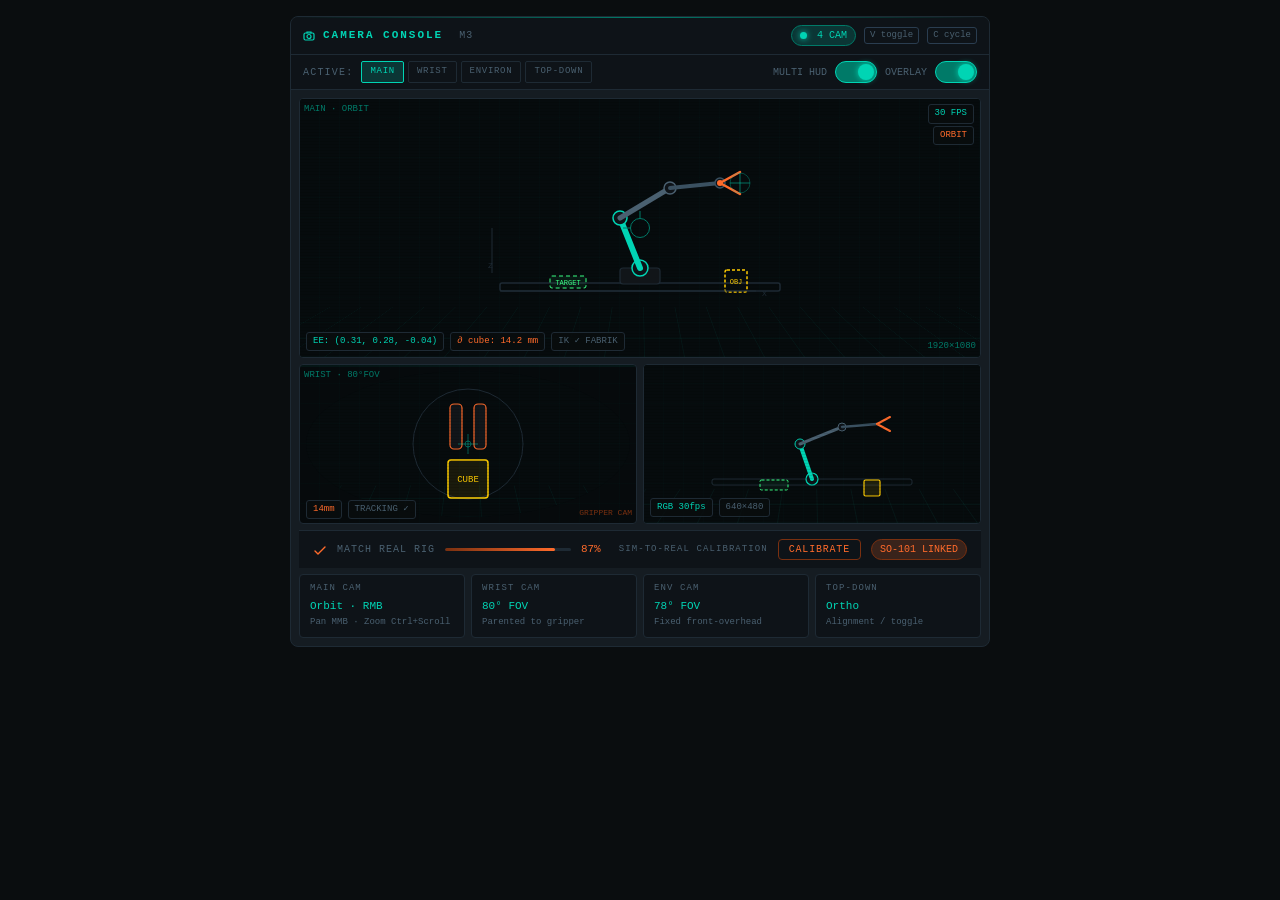
<file: design/ui_html/panel-cameras.html>
<!DOCTYPE html>
<html lang="en">
<head>
<meta charset="UTF-8">
<title>ARMSMITH — Camera Console</title>
<link rel="stylesheet" href="styles.css">
<style>
  body { padding: 16px; display: flex; justify-content: center; background: var(--bg); }
  .root { width: 700px; }

  /* Camera console grid */
  .cam-grid {
    display: grid;
    grid-template-columns: 1fr 1fr;
    grid-template-rows: 260px 160px;
    gap: 6px;
  }
  .cam-main {
    grid-column: 1 / 3;
    grid-row: 1;
  }
  .cam-sub {
    grid-column: auto;
    grid-row: 2;
  }

  /* Camera controls toolbar */
  .cam-toolbar {
    display: flex;
    align-items: center;
    gap: 8px;
    padding: 6px 12px;
    background: var(--card2);
    border-bottom: 1px solid var(--border);
    flex-shrink: 0;
  }

  /* Overlay info on cam views */
  .cam-stat-overlay {
    position: absolute;
    bottom: 6px;
    left: 6px;
    right: 6px;
    display: flex;
    gap: 6px;
    z-index: 2;
    pointer-events: none;
    flex-wrap: wrap;
  }
  .cam-stat-chip {
    background: rgba(10,13,15,.78);
    border: 1px solid var(--border);
    border-radius: 3px;
    font-family: var(--font-mono);
    font-size: 9px;
    color: var(--teal);
    padding: 2px 6px;
    white-space: nowrap;
  }
  .cam-stat-chip.orange { color: var(--orange); }
  .cam-stat-chip.muted  { color: var(--muted); }

  /* Match indicator bar */
  .match-bar {
    height: 3px;
    background: var(--border);
    border-radius: 2px;
    overflow: hidden;
    flex: 1;
  }
  .match-fill {
    height: 100%;
    background: linear-gradient(90deg, var(--orange-dim), var(--orange));
    border-radius: 2px;
    transition: width .5s;
  }

  /* Camera selector buttons */
  .cam-sel-group {
    display: flex;
    gap: 4px;
  }
  .cam-sel-btn {
    font-family: var(--font-mono);
    font-size: 9px;
    padding: 3px 8px;
    border: 1px solid var(--border);
    border-radius: 2px;
    background: transparent;
    color: var(--muted);
    cursor: pointer;
    letter-spacing: .08em;
    text-transform: uppercase;
    transition: all .12s;
    user-select: none;
  }
  .cam-sel-btn:hover  { border-color: var(--teal-dim); color: var(--text); }
  .cam-sel-btn.active { border-color: var(--teal); color: var(--teal); background: var(--teal-glow); }

  /* Fake camera content (scanlines + arm wireframe) */
  .cam-scene {
    width: 100%; height: 100%;
    background: #060b0d;
    position: relative;
    overflow: hidden;
    display: flex;
    align-items: center;
    justify-content: center;
  }

  /* grid floor */
  .cam-scene::before {
    content: '';
    position: absolute;
    bottom: 0; left: -20%;
    width: 140%; height: 50%;
    background:
      repeating-linear-gradient(90deg, rgba(0,212,180,.06) 0, rgba(0,212,180,.06) 1px, transparent 1px, transparent 40px),
      repeating-linear-gradient(0deg,  rgba(0,212,180,.06) 0, rgba(0,212,180,.06) 1px, transparent 1px, transparent 40px);
    transform: perspective(400px) rotateX(60deg);
    transform-origin: bottom center;
  }

  /* scanlines */
  .cam-scene::after {
    content: '';
    position: absolute;
    inset: 0;
    background: repeating-linear-gradient(
      0deg,
      transparent,
      transparent 2px,
      rgba(0,0,0,.18) 3px
    );
    pointer-events: none;
  }

  .cam-arm-wire {
    position: relative;
    z-index: 1;
  }

  /* Wrist cam has a fisheye-ish circle mask */
  .cam-wrist .cam-scene {
    border-radius: 50%;
    margin: 8px auto;
    width: calc(100% - 16px);
    aspect-ratio: 1;
    height: auto;
    overflow: hidden;
  }
  .cam-wrist {
    display: flex;
    flex-direction: column;
  }

  /* top-down cam uses teal floor grid (XY plane) */
  .cam-topdown .cam-scene::before {
    height: 100%;
    width: 100%;
    bottom: auto;
    top: 0;
    left: 0;
    transform: none;
    background:
      repeating-linear-gradient(90deg, rgba(0,212,180,.06) 0, rgba(0,212,180,.06) 1px, transparent 1px, transparent 30px),
      repeating-linear-gradient(0deg,  rgba(0,212,180,.06) 0, rgba(0,212,180,.06) 1px, transparent 1px, transparent 30px);
  }

  /* Real-rig match indicator row */
  .rig-row {
    display: flex;
    align-items: center;
    gap: 10px;
    padding: 8px 14px;
    background: var(--card2);
    border-top: 1px solid var(--border);
  }
  .rig-label {
    font-family: var(--font-mono);
    font-size: 10px;
    color: var(--muted);
    text-transform: uppercase;
    letter-spacing: .1em;
    white-space: nowrap;
  }
  .rig-score {
    font-family: var(--font-mono);
    font-size: 11px;
    color: var(--orange);
    white-space: nowrap;
  }

  /* FPS / exposure mini chips */
  .cam-info-chip {
    position: absolute;
    top: 5px;
    right: 6px;
    display: flex;
    flex-direction: column;
    align-items: flex-end;
    gap: 2px;
    z-index: 3;
    pointer-events: none;
  }
</style>
</head>
<body>
<div class="root">
  <div class="panel" style="width:100%;">

    <!-- Header -->
    <div class="panel-header">
      <svg width="12" height="12" viewBox="0 0 12 12" fill="none">
        <rect x="1" y="3" width="10" height="7" rx="1.5" stroke="#00d4b4" stroke-width="1.2"/>
        <circle cx="6" cy="6.5" r="2" stroke="#00d4b4" stroke-width="1.2"/>
        <path d="M4 3V2h4v1" stroke="#00d4b4" stroke-width="1.2" stroke-linecap="round"/>
      </svg>
      <span class="panel-title">Camera Console</span>
      <span class="label" style="margin-left:8px;">M3</span>
      <div style="margin-left:auto;display:flex;gap:8px;align-items:center;">
        <span class="pill pill-teal"><span class="status-dot dot-teal"></span>4 CAM</span>
        <span class="shortcut-tag">V toggle</span>
        <span class="shortcut-tag">C cycle</span>
      </div>
    </div>

    <!-- Camera selector toolbar -->
    <div class="cam-toolbar">
      <span class="label">Active:</span>
      <div class="cam-sel-group">
        <div class="cam-sel-btn active" onclick="selCam('main',this)">Main</div>
        <div class="cam-sel-btn" onclick="selCam('wrist',this)">Wrist</div>
        <div class="cam-sel-btn" onclick="selCam('env',this)">Environ</div>
        <div class="cam-sel-btn" onclick="selCam('top',this)">Top-Down</div>
      </div>
      <span style="flex:1;"></span>
      <label class="toggle-wrap">
        <span class="toggle-lbl">Multi HUD</span>
        <label class="toggle">
          <input type="checkbox" checked onchange="toggleHud(this)">
          <span class="toggle-slider"></span>
        </label>
      </label>
      <label class="toggle-wrap">
        <span class="toggle-lbl">Overlay</span>
        <label class="toggle">
          <input type="checkbox" checked>
          <span class="toggle-slider"></span>
        </label>
      </label>
    </div>

    <div class="panel-body" style="gap:6px;padding:8px;">
      <div class="cam-grid" id="cam-grid">

        <!-- MAIN VIEW -->
        <div class="cam-view cam-main" style="position:relative;">
          <div class="scan-overlay"></div>
          <div class="cam-scene">
            <!-- Arm wireframe SVG (main orbit view) -->
            <svg class="cam-arm-wire" width="340" height="200" viewBox="0 0 340 200">
              <!-- table surface -->
              <rect x="30" y="155" width="280" height="8" rx="2" fill="none" stroke="#1e2a34" stroke-width="1.5"/>
              <!-- base -->
              <rect x="150" y="140" width="40" height="16" rx="3" fill="#111519" stroke="#1e2a34" stroke-width="1.2"/>
              <!-- Base joint ring -->
              <circle cx="170" cy="140" r="8" fill="#0e1318" stroke="#00d4b4" stroke-width="1.5"/>
              <!-- Link 1 — shoulder -->
              <line x1="170" y1="140" x2="150" y2="90" stroke="#00d4b4" stroke-width="6" stroke-linecap="round"/>
              <!-- J2 -->
              <circle cx="150" cy="90" r="7" fill="#0e1318" stroke="#00d4b4" stroke-width="1.5"/>
              <!-- Link 2 — elbow -->
              <line x1="150" y1="90" x2="200" y2="60" stroke="#4a6070" stroke-width="5" stroke-linecap="round"/>
              <!-- J3 -->
              <circle cx="200" cy="60" r="6" fill="#0e1318" stroke="#4a6070" stroke-width="1.5"/>
              <!-- Link 3 — wrist -->
              <line x1="200" y1="60" x2="250" y2="55" stroke="#3a5060" stroke-width="4" stroke-linecap="round"/>
              <!-- J4 wrist -->
              <circle cx="250" cy="55" r="5" fill="#0e1318" stroke="#3a5060" stroke-width="1.5"/>
              <!-- Gripper -->
              <line x1="250" y1="55" x2="270" y2="44" stroke="#ff6b2b" stroke-width="2.5" stroke-linecap="round"/>
              <line x1="250" y1="55" x2="270" y2="66" stroke="#ff6b2b" stroke-width="2.5" stroke-linecap="round"/>
              <circle cx="250" cy="55" r="3" fill="#ff6b2b"/>

              <!-- Cube (target object) -->
              <rect x="255" y="142" width="22" height="22" rx="2" fill="none" stroke="#ffcc00" stroke-width="1.5" stroke-dasharray="3,2"/>
              <text x="266" y="156" text-anchor="middle" font-family="Courier New" font-size="7" fill="#ffcc00">OBJ</text>

              <!-- Target pad -->
              <rect x="80" y="148" width="36" height="12" rx="2" fill="rgba(57,255,130,.06)" stroke="#39ff82" stroke-width="1" stroke-dasharray="4,3"/>
              <text x="98" y="157" text-anchor="middle" font-family="Courier New" font-size="7" fill="#39ff82">TARGET</text>

              <!-- IK target gizmo -->
              <circle cx="270" cy="55" r="10" fill="none" stroke="rgba(0,212,180,.3)" stroke-width="1"/>
              <line x1="260" y1="55" x2="280" y2="55" stroke="rgba(0,212,180,.5)" stroke-width="1"/>
              <line x1="270" y1="45" x2="270" y2="65" stroke="rgba(0,212,180,.5)" stroke-width="1"/>

              <!-- Axis labels -->
              <text x="18" y="140" font-family="Courier New" font-size="8" fill="#1e2a34">Z</text>
              <line x1="22" y1="100" x2="22" y2="145" stroke="#1e2a34" stroke-width="1"/>
              <text x="292" y="168" font-family="Courier New" font-size="8" fill="#1e2a34">X</text>
              <line x1="30" y1="163" x2="286" y2="163" stroke="#1e2a34" stroke-width="1"/>
            </svg>

            <!-- Overlay chips -->
            <div class="cam-info-chip">
              <div class="cam-stat-chip">30 FPS</div>
              <div class="cam-stat-chip orange">ORBIT</div>
            </div>
          </div>

          <div class="cam-stat-overlay">
            <div class="cam-stat-chip">EE: (0.31, 0.28, -0.04)</div>
            <div class="cam-stat-chip orange">∂ cube: 14.2 mm</div>
            <div class="cam-stat-chip muted">IK ✓ FABRIK</div>
          </div>

          <div class="cam-corner tl">MAIN · ORBIT</div>
          <div class="cam-corner br" style="color:var(--teal-dim)">1920×1080</div>
          <div class="cam-crosshair"></div>
        </div>

        <!-- WRIST CAM -->
        <div class="cam-view cam-sub cam-wrist" style="position:relative;">
          <div class="scan-overlay"></div>
          <div class="cam-corner tl">WRIST · 80°FOV</div>
          <div class="cam-corner br" style="color:var(--orange-dim);font-size:8px;">GRIPPER CAM</div>
          <div class="cam-scene" style="border-radius:50%;width:calc(100% - 12px);height:calc(100% - 12px);margin:6px auto;">
            <!-- Wrist-cam perspective: looks down at cube from gripper -->
            <svg width="120" height="120" viewBox="0 0 120 120">
              <!-- distortion ring -->
              <circle cx="60" cy="60" r="55" fill="none" stroke="#1e2a34" stroke-width="1"/>
              <!-- gripper fingers in view -->
              <rect x="42" y="20" width="12" height="45" rx="4" fill="#111519" stroke="#ff6b2b" stroke-width="1.2"/>
              <rect x="66" y="20" width="12" height="45" rx="4" fill="#111519" stroke="#ff6b2b" stroke-width="1.2"/>
              <!-- cube below -->
              <rect x="40" y="76" width="40" height="38" rx="3" fill="rgba(255,204,0,.08)" stroke="#ffcc00" stroke-width="1.5"/>
              <text x="60" y="98" text-anchor="middle" font-family="Courier New" font-size="9" fill="#ffcc00">CUBE</text>
              <!-- center cross -->
              <line x1="50" y1="60" x2="70" y2="60" stroke="rgba(0,212,180,.5)" stroke-width=".8"/>
              <line x1="60" y1="50" x2="60" y2="70" stroke="rgba(0,212,180,.5)" stroke-width=".8"/>
              <circle cx="60" cy="60" r="3" fill="none" stroke="rgba(0,212,180,.5)" stroke-width=".8"/>
            </svg>
          </div>
          <div class="cam-stat-overlay" style="bottom:4px;">
            <div class="cam-stat-chip orange">14mm</div>
            <div class="cam-stat-chip muted">TRACKING ✓</div>
          </div>
        </div>

        <!-- ENV / ENVIRONMENT CAM  -->
        <div class="cam-view cam-sub" style="position:relative;">
          <div class="scan-overlay"></div>
          <div class="cam-corner tl">ENV · 78°FOV · C922≅</div>
          <div class="cam-corner br" style="color:var(--teal-dim);font-size:8px;">FIXED OVERHEAD</div>
          <div class="cam-scene">
            <!-- Front-overhead perspective: wide view of table + arm -->
            <svg width="220" height="130" viewBox="0 0 220 130">
              <!-- table -->
              <rect x="10" y="100" width="200" height="6" rx="2" fill="none" stroke="#1e2a34" stroke-width="1"/>
              <!-- arm simplified overhead -->
              <circle cx="110" cy="100" r="6" fill="#0e1318" stroke="#00d4b4" stroke-width="1.2"/>
              <line x1="110" y1="100" x2="98" y2="65"  stroke="#00d4b4" stroke-width="4" stroke-linecap="round"/>
              <circle cx="98" cy="65" r="5" fill="#0e1318" stroke="#00d4b4" stroke-width="1"/>
              <line x1="98" y1="65" x2="140" y2="48" stroke="#4a6070" stroke-width="3" stroke-linecap="round"/>
              <circle cx="140" cy="48" r="4" fill="#0e1318" stroke="#4a6070" stroke-width="1"/>
              <line x1="140" y1="48" x2="175" y2="45" stroke="#3a5060" stroke-width="2.5" stroke-linecap="round"/>
              <line x1="175" y1="45" x2="188" y2="38" stroke="#ff6b2b" stroke-width="2" stroke-linecap="round"/>
              <line x1="175" y1="45" x2="188" y2="52" stroke="#ff6b2b" stroke-width="2" stroke-linecap="round"/>
              <!-- cube -->
              <rect x="162" y="101" width="16" height="16" rx="1.5" fill="rgba(255,204,0,.1)" stroke="#ffcc00" stroke-width="1.2"/>
              <!-- target pad -->
              <rect x="58" y="101" width="28" height="10" rx="1.5" fill="rgba(57,255,130,.06)" stroke="#39ff82" stroke-width="1" stroke-dasharray="3,2"/>
            </svg>
          </div>
          <div class="cam-stat-overlay">
            <div class="cam-stat-chip">RGB 30fps</div>
            <div class="cam-stat-chip muted">640×480</div>
          </div>
        </div>

      </div><!-- /cam-grid -->

      <!-- Real-rig match indicator -->
      <div class="rig-row">
        <svg width="14" height="14" viewBox="0 0 14 14" fill="none">
          <path d="M2 8l3 3 7-7" stroke="#ff6b2b" stroke-width="1.4" stroke-linecap="round" stroke-linejoin="round"/>
        </svg>
        <span class="rig-label">Match Real Rig</span>
        <div class="match-bar" style="max-width:200px;">
          <div class="match-fill" id="match-fill" style="width:87%"></div>
        </div>
        <span class="rig-score" id="match-score">87%</span>
        <span class="label" style="font-size:9px;margin-left:8px;">sim-to-real calibration</span>
        <button class="btn btn-sm btn-orange" style="margin-left:auto;" onclick="calibrateRig()">Calibrate</button>
        <span class="pill pill-orange" id="rig-status">SO-101 LINKED</span>
      </div>

      <!-- Camera info footer -->
      <div style="display:grid;grid-template-columns:repeat(4,1fr);gap:6px;">
        <div class="stat-cell" style="border:1px solid var(--border);border-radius:var(--radius);">
          <span class="label" style="font-size:9px;">Main Cam</span>
          <span class="value" style="font-size:11px;">Orbit · RMB</span>
          <span class="muted" style="font-size:9px;font-family:var(--font-mono)">Pan MMB · Zoom Ctrl+Scroll</span>
        </div>
        <div class="stat-cell" style="border:1px solid var(--border);border-radius:var(--radius);">
          <span class="label" style="font-size:9px;">Wrist Cam</span>
          <span class="value" style="font-size:11px;">80° FOV</span>
          <span class="muted" style="font-size:9px;font-family:var(--font-mono)">Parented to gripper</span>
        </div>
        <div class="stat-cell" style="border:1px solid var(--border);border-radius:var(--radius);">
          <span class="label" style="font-size:9px;">Env Cam</span>
          <span class="value" style="font-size:11px;">78° FOV</span>
          <span class="muted" style="font-size:9px;font-family:var(--font-mono)">Fixed front-overhead</span>
        </div>
        <div class="stat-cell" style="border:1px solid var(--border);border-radius:var(--radius);">
          <span class="label" style="font-size:9px;">Top-Down</span>
          <span class="value" style="font-size:11px;">Ortho</span>
          <span class="muted" style="font-size:9px;font-family:var(--font-mono)">Alignment / toggle</span>
        </div>
      </div>

    </div><!-- /panel-body -->
  </div><!-- /panel -->
</div>

<script>
function selCam(name, el) {
  document.querySelectorAll('.cam-sel-btn').forEach(b => b.classList.remove('active'));
  el.classList.add('active');
}

function toggleHud(cb) {
  const subs = document.querySelectorAll('.cam-sub');
  subs.forEach(s => s.style.display = cb.checked ? '' : 'none');
  const grid = document.getElementById('cam-grid');
  grid.style.gridTemplateRows = cb.checked ? '260px 160px' : '260px 0';
}

let calibrating = false;
function calibrateRig() {
  const fill = document.getElementById('match-fill');
  const score = document.getElementById('match-score');
  const status = document.getElementById('rig-status');
  status.textContent = 'CALIBRATING…';
  status.className = 'pill pill-teal';
  let v = parseInt(fill.style.width);
  const t = setInterval(() => {
    v = Math.min(v + 2, 94);
    fill.style.width = v + '%';
    score.textContent = v + '%';
    if (v >= 94) {
      clearInterval(t);
      status.textContent = 'SO-101 LINKED';
      status.className = 'pill pill-orange';
    }
  }, 80);
}
</script>
</body>
</html>
</file>
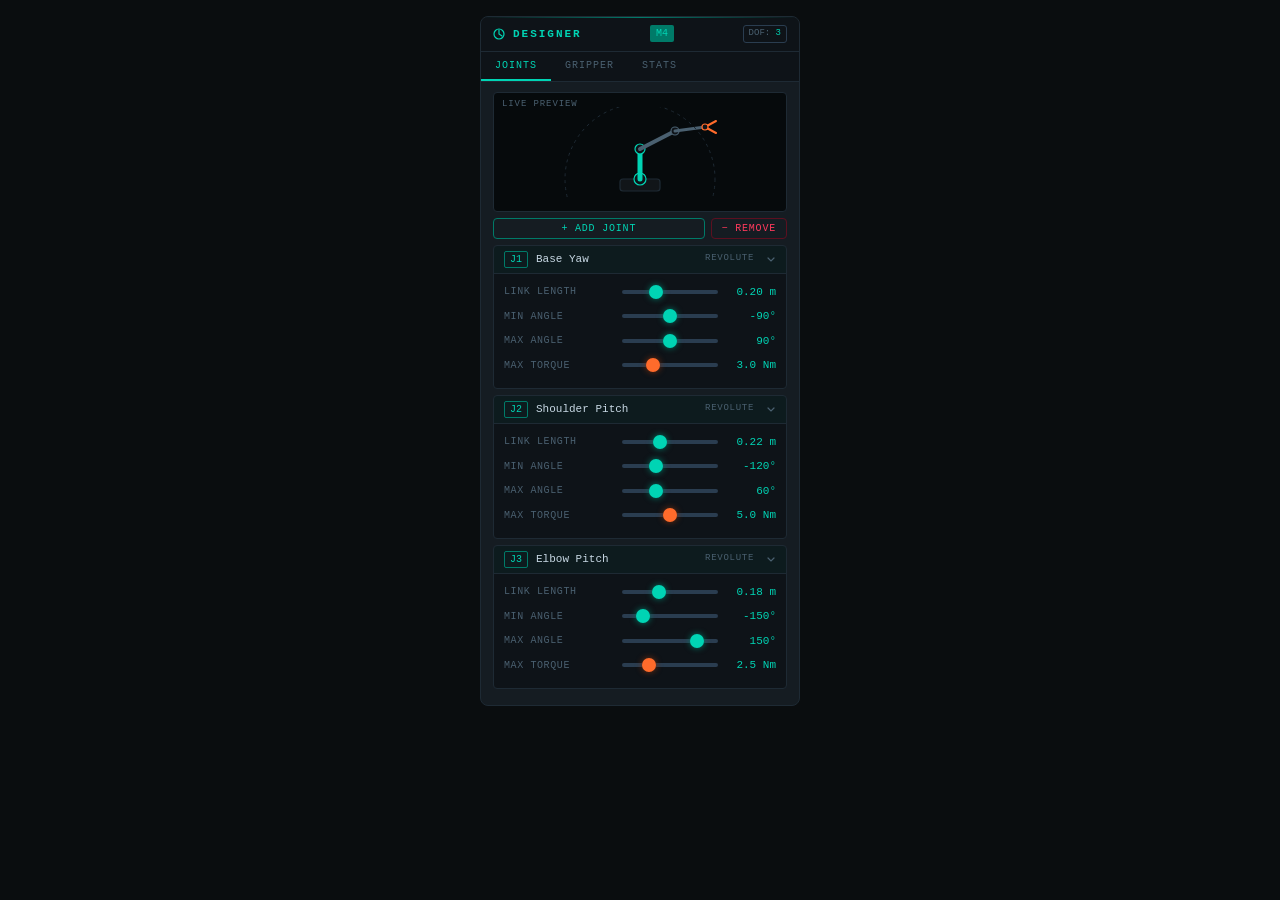
<file: design/ui_html/panel-designer.html>
<!DOCTYPE html>
<html lang="en">
<head>
<meta charset="UTF-8">
<title>ARMSMITH — Designer Panel</title>
<link rel="stylesheet" href="styles.css">
<style>
  body { padding: 16px; display: flex; justify-content: center; }
  .root { width: 320px; }

  /* Joint block */
  .joint-block {
    background: var(--card2);
    border: 1px solid var(--border);
    border-radius: var(--radius);
    margin-bottom: 6px;
    overflow: hidden;
  }
  .joint-block-header {
    display: flex;
    align-items: center;
    gap: 8px;
    padding: 5px 10px;
    background: rgba(0,212,180,.04);
    border-bottom: 1px solid var(--border);
    cursor: pointer;
    user-select: none;
  }
  .joint-block-header:hover { background: rgba(0,212,180,.08); }
  .joint-num {
    font-family: var(--font-mono);
    font-size: 10px;
    color: var(--teal);
    border: 1px solid var(--teal-dim);
    border-radius: 2px;
    padding: 0 5px;
  }
  .joint-type-badge {
    font-family: var(--font-mono);
    font-size: 9px;
    color: var(--muted);
    text-transform: uppercase;
    letter-spacing: .08em;
    margin-left: auto;
  }
  .joint-block-body { padding: 6px 10px 10px; }

  /* gripper selector */
  .gripper-option {
    display: flex;
    align-items: center;
    gap: 8px;
    padding: 7px 10px;
    border: 1px solid var(--border);
    border-radius: var(--radius);
    background: var(--card2);
    cursor: pointer;
    transition: all .15s;
  }
  .gripper-option:hover { border-color: var(--teal-dim); }
  .gripper-option.sel   { border-color: var(--teal); background: var(--teal-glow); }
  .gripper-icon {
    width: 32px; height: 32px;
    border: 1px solid var(--border-hi);
    border-radius: var(--radius);
    background: #060a0c;
    display: flex; align-items: center; justify-content: center;
    flex-shrink: 0;
  }
  .gripper-icon svg { fill: none; stroke: var(--teal); stroke-width: 1.5; }
  .gripper-option.sel .gripper-icon svg { stroke: var(--text-hi); }

  /* arm preview SVG */
  .arm-preview {
    background: #060a0c;
    border: 1px solid var(--border);
    border-radius: var(--radius);
    display: flex;
    align-items: center;
    justify-content: center;
    padding: 12px;
    position: relative;
  }
  .arm-preview-label {
    position: absolute;
    top: 5px; left: 8px;
    font-family: var(--font-mono);
    font-size: 9px;
    color: var(--muted);
    text-transform: uppercase;
    letter-spacing: .1em;
  }
</style>
</head>
<body>
<div class="root">
  <div class="panel" style="width:100%;">

    <!-- Header -->
    <div class="panel-header">
      <svg width="12" height="12" viewBox="0 0 12 12" fill="none">
        <circle cx="6" cy="6" r="5" stroke="#00d4b4" stroke-width="1.2"/>
        <path d="M6 2v4l3 2" stroke="#00d4b4" stroke-width="1.2" stroke-linecap="round"/>
      </svg>
      <span class="panel-title">Designer</span>
      <span class="panel-badge">M4</span>
      <span class="shortcut-tag" style="margin-left:auto; font-size:9px;">DOF: <span id="dof-count" class="teal">3</span></span>
    </div>

    <!-- Tab bar -->
    <div class="tab-bar">
      <div class="tab active" data-tab="joints" onclick="switchTab('joints',this)">Joints</div>
      <div class="tab" data-tab="gripper" onclick="switchTab('gripper',this)">Gripper</div>
      <div class="tab" data-tab="stats" onclick="switchTab('stats',this)">Stats</div>
    </div>

    <!-- ---- TAB: JOINTS ---- -->
    <div id="tab-joints" class="panel-body" style="gap:6px;">

      <!-- Arm preview -->
      <div class="arm-preview" style="height:120px;">
        <span class="arm-preview-label">Live Preview</span>
        <svg id="arm-svg" width="240" height="90" viewBox="0 0 240 90">
          <!-- base -->
          <rect x="100" y="72" width="40" height="12" rx="3" fill="#111519" stroke="#1e2a34" stroke-width="1.2"/>
          <circle cx="120" cy="72" r="6" fill="#0e1318" stroke="#00d4b4" stroke-width="1.2"/>
          <!-- link 1 -->
          <line id="link1" x1="120" y1="72" x2="120" y2="42" stroke="#00d4b4" stroke-width="5" stroke-linecap="round"/>
          <circle cx="120" cy="42" r="5" fill="#0e1318" stroke="#00d4b4" stroke-width="1.2"/>
          <!-- link 2 -->
          <line id="link2" x1="120" y1="42" x2="155" y2="24" stroke="#4a6070" stroke-width="4" stroke-linecap="round"/>
          <circle cx="155" cy="24" r="4" fill="#0e1318" stroke="#4a6070" stroke-width="1.2"/>
          <!-- link 3 -->
          <line id="link3" x1="155" y1="24" x2="185" y2="20" stroke="#4a6070" stroke-width="3" stroke-linecap="round"/>
          <!-- gripper fingers -->
          <line x1="185" y1="20" x2="196" y2="14" stroke="#ff6b2b" stroke-width="2" stroke-linecap="round"/>
          <line x1="185" y1="20" x2="196" y2="26" stroke="#ff6b2b" stroke-width="2" stroke-linecap="round"/>
          <!-- end eff dot -->
          <circle cx="185" cy="20" r="3" fill="#0e1318" stroke="#ff6b2b" stroke-width="1.2"/>
          <!-- reach arc -->
          <circle cx="120" cy="72" r="75" fill="none" stroke="#1e2a34" stroke-width="1" stroke-dasharray="3,4"/>
        </svg>
      </div>

      <!-- Add / remove joint -->
      <div class="btn-row">
        <button class="btn btn-sm btn-full" onclick="addJoint()">+ Add Joint</button>
        <button class="btn btn-sm btn-red" onclick="removeJoint()">− Remove</button>
      </div>

      <!-- Joint blocks -->
      <div id="joint-list">

        <!-- Joint 1 -->
        <div class="joint-block">
          <div class="joint-block-header" onclick="toggleJoint(this)">
            <span class="joint-num">J1</span>
            <span style="font-family:var(--font-mono);font-size:11px;color:var(--text)">Base Yaw</span>
            <span class="joint-type-badge">Revolute</span>
            <svg width="10" height="10" style="margin-left:4px;transition:.2s" viewBox="0 0 10 10" fill="none">
              <path d="M2 4l3 3 3-3" stroke="#4a6070" stroke-width="1.2" stroke-linecap="round"/>
            </svg>
          </div>
          <div class="joint-block-body">
            <div class="slider-row">
              <span class="slider-label">Link Length</span>
              <input type="range" min="0.05" max="0.50" step="0.01" value="0.20"
                     oninput="sv(this,'llen-1','m')">
              <span class="slider-val" id="llen-1">0.20 m</span>
            </div>
            <div class="slider-row">
              <span class="slider-label">Min Angle</span>
              <input type="range" min="-180" max="0" step="1" value="-90"
                     oninput="sv(this,'mina-1','°')">
              <span class="slider-val" id="mina-1">-90°</span>
            </div>
            <div class="slider-row">
              <span class="slider-label">Max Angle</span>
              <input type="range" min="0" max="180" step="1" value="90"
                     oninput="sv(this,'maxa-1','°')">
              <span class="slider-val" id="maxa-1">90°</span>
            </div>
            <div class="slider-row">
              <span class="slider-label">Max Torque</span>
              <input type="range" min="0.1" max="10" step="0.1" value="3.0" class="orange-thumb"
                     oninput="sv(this,'torq-1',' Nm')">
              <span class="slider-val orange" id="torq-1">3.0 Nm</span>
            </div>
          </div>
        </div>

        <!-- Joint 2 -->
        <div class="joint-block">
          <div class="joint-block-header" onclick="toggleJoint(this)">
            <span class="joint-num">J2</span>
            <span style="font-family:var(--font-mono);font-size:11px;color:var(--text)">Shoulder Pitch</span>
            <span class="joint-type-badge">Revolute</span>
            <svg width="10" height="10" style="margin-left:4px;transition:.2s" viewBox="0 0 10 10" fill="none">
              <path d="M2 4l3 3 3-3" stroke="#4a6070" stroke-width="1.2" stroke-linecap="round"/>
            </svg>
          </div>
          <div class="joint-block-body">
            <div class="slider-row">
              <span class="slider-label">Link Length</span>
              <input type="range" min="0.05" max="0.50" step="0.01" value="0.22"
                     oninput="sv(this,'llen-2','m')">
              <span class="slider-val" id="llen-2">0.22 m</span>
            </div>
            <div class="slider-row">
              <span class="slider-label">Min Angle</span>
              <input type="range" min="-180" max="0" step="1" value="-120"
                     oninput="sv(this,'mina-2','°')">
              <span class="slider-val" id="mina-2">-120°</span>
            </div>
            <div class="slider-row">
              <span class="slider-label">Max Angle</span>
              <input type="range" min="0" max="180" step="1" value="60"
                     oninput="sv(this,'maxa-2','°')">
              <span class="slider-val" id="maxa-2">60°</span>
            </div>
            <div class="slider-row">
              <span class="slider-label">Max Torque</span>
              <input type="range" min="0.1" max="10" step="0.1" value="5.0" class="orange-thumb"
                     oninput="sv(this,'torq-2',' Nm')">
              <span class="slider-val orange" id="torq-2">5.0 Nm</span>
            </div>
          </div>
        </div>

        <!-- Joint 3 -->
        <div class="joint-block">
          <div class="joint-block-header" onclick="toggleJoint(this)">
            <span class="joint-num">J3</span>
            <span style="font-family:var(--font-mono);font-size:11px;color:var(--text)">Elbow Pitch</span>
            <span class="joint-type-badge">Revolute</span>
            <svg width="10" height="10" style="margin-left:4px;transition:.2s" viewBox="0 0 10 10" fill="none">
              <path d="M2 4l3 3 3-3" stroke="#4a6070" stroke-width="1.2" stroke-linecap="round"/>
            </svg>
          </div>
          <div class="joint-block-body">
            <div class="slider-row">
              <span class="slider-label">Link Length</span>
              <input type="range" min="0.05" max="0.40" step="0.01" value="0.18"
                     oninput="sv(this,'llen-3','m')">
              <span class="slider-val" id="llen-3">0.18 m</span>
            </div>
            <div class="slider-row">
              <span class="slider-label">Min Angle</span>
              <input type="range" min="-180" max="0" step="1" value="-150"
                     oninput="sv(this,'mina-3','°')">
              <span class="slider-val" id="mina-3">-150°</span>
            </div>
            <div class="slider-row">
              <span class="slider-label">Max Angle</span>
              <input type="range" min="0" max="180" step="1" value="150"
                     oninput="sv(this,'maxa-3','°')">
              <span class="slider-val" id="maxa-3">150°</span>
            </div>
            <div class="slider-row">
              <span class="slider-label">Max Torque</span>
              <input type="range" min="0.1" max="10" step="0.1" value="2.5" class="orange-thumb"
                     oninput="sv(this,'torq-3',' Nm')">
              <span class="slider-val orange" id="torq-3">2.5 Nm</span>
            </div>
          </div>
        </div>

      </div><!-- /joint-list -->
    </div><!-- /tab-joints -->

    <!-- ---- TAB: GRIPPER ---- -->
    <div id="tab-gripper" class="panel-body" style="display:none;gap:8px;">
      <p class="label">Gripper Type</p>
      <div style="display:flex;flex-direction:column;gap:6px;" id="gripper-sel">
        <div class="gripper-option sel" onclick="selGripper(this)">
          <div class="gripper-icon">
            <svg width="18" height="18" viewBox="0 0 18 18">
              <path d="M5 14v-5l4-3 4 3v5" stroke-linecap="round" stroke-linejoin="round"/>
              <line x1="7" y1="9" x2="7" y2="14" stroke-linecap="round"/>
              <line x1="11" y1="9" x2="11" y2="14" stroke-linecap="round"/>
            </svg>
          </div>
          <div>
            <div style="font-size:12px;color:var(--text-hi)">Parallel Jaw</div>
            <div class="label" style="font-size:9px;">2-finger • low DOF • high precision</div>
          </div>
        </div>
        <div class="gripper-option" onclick="selGripper(this)">
          <div class="gripper-icon">
            <svg width="18" height="18" viewBox="0 0 18 18">
              <path d="M4 13v-4l2-2 3 1 3-1 2 2v4" stroke-linecap="round" stroke-linejoin="round"/>
              <path d="M6 7l1-3 2 1 2-1 1 3" stroke-linecap="round" stroke-linejoin="round"/>
            </svg>
          </div>
          <div>
            <div style="font-size:12px;color:var(--text-hi)">3-Finger Adaptive</div>
            <div class="label" style="font-size:9px;">3-finger • dexterous • higher payload</div>
          </div>
        </div>
        <div class="gripper-option" onclick="selGripper(this)">
          <div class="gripper-icon">
            <svg width="18" height="18" viewBox="0 0 18 18" stroke-width="1.2">
              <circle cx="9" cy="11" r="5"/>
              <path d="M9 6V3M6.5 8.5L4.5 6.5M11.5 8.5L13.5 6.5" stroke-linecap="round"/>
            </svg>
          </div>
          <div>
            <div style="font-size:12px;color:var(--text-hi)">Suction Cup</div>
            <div class="label" style="font-size:9px;">vacuum • flat surfaces • no grasp DOF</div>
          </div>
        </div>
        <div class="gripper-option" onclick="selGripper(this)">
          <div class="gripper-icon">
            <svg width="18" height="18" viewBox="0 0 18 18" stroke-width="1.2">
              <rect x="4" y="8" width="10" height="6" rx="2"/>
              <path d="M7 8V5a2 2 0 014 0v3" stroke-linecap="round"/>
            </svg>
          </div>
          <div>
            <div style="font-size:12px;color:var(--text-hi)">Magnetic</div>
            <div class="label" style="font-size:9px;">ferrous objects • instant grasp</div>
          </div>
        </div>
      </div>

      <hr class="console-hr">
      <p class="label">Gripper Parameters</p>
      <div class="slider-row">
        <span class="slider-label">Finger Width</span>
        <input type="range" min="0.01" max="0.12" step="0.005" value="0.06"
               oninput="sv(this,'g-width',' m')">
        <span class="slider-val" id="g-width">0.060 m</span>
      </div>
      <div class="slider-row">
        <span class="slider-label">Max Open</span>
        <input type="range" min="0.01" max="0.20" step="0.005" value="0.10"
               oninput="sv(this,'g-open',' m')">
        <span class="slider-val" id="g-open">0.100 m</span>
      </div>
      <div class="slider-row">
        <span class="slider-label">Grip Force</span>
        <input type="range" min="0.5" max="20" step="0.5" value="8" class="orange-thumb"
               oninput="sv(this,'g-force',' N')">
        <span class="slider-val orange" id="g-force">8.0 N</span>
      </div>
    </div>

    <!-- ---- TAB: STATS ---- -->
    <div id="tab-stats" class="panel-body" style="display:none;gap:8px;">
      <p class="label">Arm Statistics</p>
      <div class="stat-grid">
        <div class="stat-cell">
          <span class="label">Max Reach</span>
          <span class="value-lg" id="stat-reach">0.60 m</span>
        </div>
        <div class="stat-cell">
          <span class="label">DOF</span>
          <span class="value-lg" id="stat-dof">3</span>
        </div>
        <div class="stat-cell">
          <span class="label">Est. Payload</span>
          <span class="value" id="stat-payload">0.42 kg</span>
        </div>
        <div class="stat-cell">
          <span class="label">Precision</span>
          <span class="value" id="stat-prec">±1.2 mm</span>
        </div>
        <div class="stat-cell">
          <span class="label">Total Mass</span>
          <span class="value" id="stat-mass">0.82 kg</span>
        </div>
        <div class="stat-cell">
          <span class="label">Sum Torque</span>
          <span class="value orange" id="stat-torq">10.5 Nm</span>
        </div>
      </div>

      <hr class="console-hr">
      <p class="label">Workspace Volume</p>
      <div style="display:flex;flex-direction:column;gap:6px;">
        <div class="stat-row">
          <span class="label">X range</span><span class="value mono">-0.60 → +0.60 m</span>
        </div>
        <div class="stat-row">
          <span class="label">Y range</span><span class="value mono"> 0.00 → +0.70 m</span>
        </div>
        <div class="stat-row">
          <span class="label">Z range</span><span class="value mono">-0.50 → +0.50 m</span>
        </div>
        <div class="stat-row">
          <span class="label">Volume est.</span><span class="value mono">0.48 m³</span>
        </div>
      </div>

      <hr class="console-hr">
      <p class="label">Fitness Indicators</p>
      <div style="display:flex;flex-direction:column;gap:5px;">
        <div>
          <div style="display:flex;justify-content:space-between;margin-bottom:3px;">
            <span class="label">Reach efficiency</span><span class="value" style="font-size:11px;">74%</span>
          </div>
          <div class="prog-bar"><div class="prog-fill" style="width:74%"></div></div>
        </div>
        <div>
          <div style="display:flex;justify-content:space-between;margin-bottom:3px;">
            <span class="label">Energy cost</span><span class="value orange" style="font-size:11px;">52%</span>
          </div>
          <div class="prog-bar"><div class="prog-fill orange" style="width:52%"></div></div>
        </div>
        <div>
          <div style="display:flex;justify-content:space-between;margin-bottom:3px;">
            <span class="label">Stability</span><span class="value green" style="font-size:11px;">88%</span>
          </div>
          <div class="prog-bar"><div class="prog-fill green" style="width:88%"></div></div>
        </div>
      </div>
    </div>

  </div><!-- /panel -->
</div>

<script>
/* Slider value display */
function sv(el, targetId, suffix) {
  const v = parseFloat(el.value);
  const dec = suffix === 'm' ? 2 : 0;
  document.getElementById(targetId).textContent = v.toFixed(dec) + (suffix === 'm' ? ' m' : suffix);
  refreshStats();
}

function refreshStats() {
  // Read all link lengths and compute rough reach
  const lens = [
    parseFloat(document.querySelectorAll('[id^="llen-"]')[0]?.previousElementSibling?.previousElementSibling?.value || 0.20),
  ];
  // Simple: just show number of joints as DOF
  const count = document.querySelectorAll('.joint-block').length;
  document.getElementById('dof-count').textContent = count;
  const reach = (count * 0.20).toFixed(2);
  const reachEl = document.getElementById('stat-reach');
  const dofEl   = document.getElementById('stat-dof');
  if (reachEl) reachEl.textContent = reach + ' m';
  if (dofEl)   dofEl.textContent   = count;
}

/* Tab switching */
function switchTab(name, el) {
  ['joints','gripper','stats'].forEach(t => {
    document.getElementById('tab-'+t).style.display = t === name ? 'flex' : 'none';
  });
  document.querySelectorAll('.tab').forEach(t => t.classList.toggle('active', t.dataset.tab === name));
}

/* Accordion */
function toggleJoint(header) {
  const body = header.nextElementSibling;
  const arrow = header.querySelector('svg');
  const open = body.style.display !== 'none';
  body.style.display = open ? 'none' : 'block';
  arrow.style.transform = open ? 'rotate(-90deg)' : '';
}

/* Add joint */
let jCount = 3;
const jNames = ['Wrist Roll','Wrist Pitch','Wrist Yaw','Finger L','Finger R'];
function addJoint() {
  if (jCount >= 6) { alert('Max 6 joints (reBot layout)'); return; }
  jCount++;
  document.getElementById('dof-count').textContent = jCount;
  const n = jCount;
  const name = jNames[n - 4] || 'Joint ' + n;
  const div = document.createElement('div');
  div.className = 'joint-block';
  div.innerHTML = `
  <div class="joint-block-header" onclick="toggleJoint(this)">
    <span class="joint-num">J${n}</span>
    <span style="font-family:var(--font-mono);font-size:11px;color:var(--text)">${name}</span>
    <span class="joint-type-badge">Revolute</span>
    <svg width="10" height="10" style="margin-left:4px;transition:.2s" viewBox="0 0 10 10" fill="none">
      <path d="M2 4l3 3 3-3" stroke="#4a6070" stroke-width="1.2" stroke-linecap="round"/>
    </svg>
  </div>
  <div class="joint-block-body">
    <div class="slider-row">
      <span class="slider-label">Link Length</span>
      <input type="range" min="0.05" max="0.40" step="0.01" value="0.12" oninput="sv(this,'llen-${n}','m')">
      <span class="slider-val" id="llen-${n}">0.12 m</span>
    </div>
    <div class="slider-row">
      <span class="slider-label">Min Angle</span>
      <input type="range" min="-180" max="0" step="1" value="-90" oninput="sv(this,'mina-${n}','°')">
      <span class="slider-val" id="mina-${n}">-90°</span>
    </div>
    <div class="slider-row">
      <span class="slider-label">Max Angle</span>
      <input type="range" min="0" max="180" step="1" value="90" oninput="sv(this,'maxa-${n}','°')">
      <span class="slider-val" id="maxa-${n}">90°</span>
    </div>
    <div class="slider-row">
      <span class="slider-label">Max Torque</span>
      <input type="range" min="0.1" max="10" step="0.1" value="2.0" class="orange-thumb"
             oninput="sv(this,'torq-${n}',' Nm')">
      <span class="slider-val orange" id="torq-${n}">2.0 Nm</span>
    </div>
  </div>`;
  document.getElementById('joint-list').appendChild(div);
  refreshStats();
}

function removeJoint() {
  if (jCount <= 1) return;
  const list = document.getElementById('joint-list');
  list.removeChild(list.lastElementChild);
  jCount--;
  document.getElementById('dof-count').textContent = jCount;
  refreshStats();
}

/* Gripper selector */
function selGripper(el) {
  document.querySelectorAll('.gripper-option').forEach(o => o.classList.remove('sel'));
  el.classList.add('sel');
}
</script>
</body>
</html>
</file>
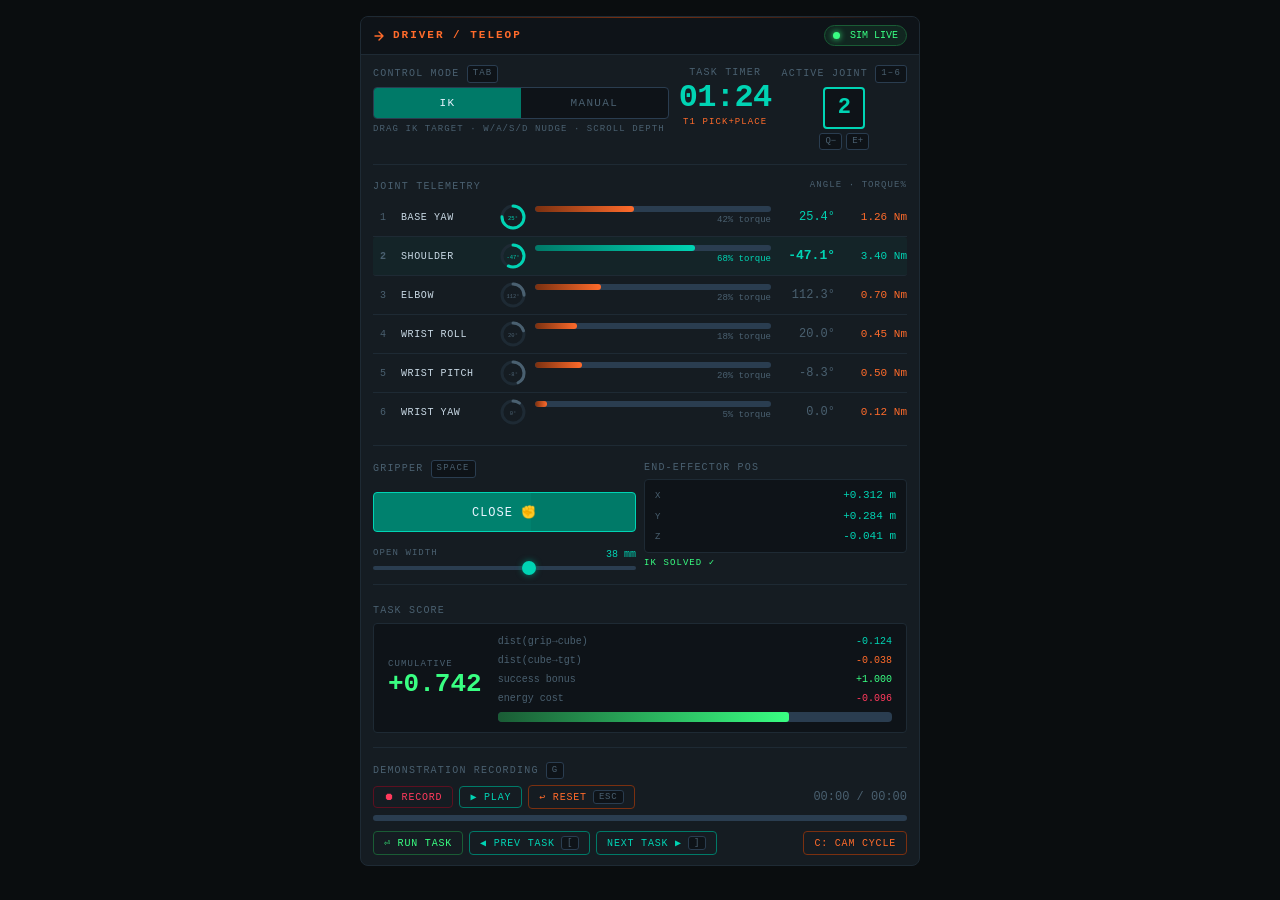
<file: design/ui_html/panel-driver.html>
<!DOCTYPE html>
<html lang="en">
<head>
<meta charset="UTF-8">
<title>ARMSMITH — Driver / Teleop Panel</title>
<link rel="stylesheet" href="styles.css">
<style>
  body { padding: 16px; display: flex; justify-content: center; }
  .root { width: 560px; }

  /* angle arc indicator */
  .joint-arc-row {
    display: grid;
    grid-template-columns: 20px 90px 28px 1fr 56px 64px;
    align-items: center;
    gap: 8px;
    padding: 5px 0;
    border-bottom: 1px solid var(--border);
  }
  .joint-arc-row:last-child { border-bottom: none; }
  .arc-wrap {
    width: 28px; height: 28px;
    position: relative;
    flex-shrink: 0;
  }
  .arc-bg, .arc-fill {
    position: absolute;
    inset: 0;
    border-radius: 50%;
  }
  .arc-bg   { border: 3px solid var(--border-hi); }
  .arc-fill {
    border: 3px solid var(--teal);
    clip-path: inset(0 50% 0 0); /* JS updates this */
  }
  .arc-val {
    position: absolute;
    inset: 0;
    display: flex;
    align-items: center;
    justify-content: center;
    font-family: var(--font-mono);
    font-size: 8px;
    color: var(--teal);
  }

  /* torque bar */
  .torq-bar-cell { display: flex; flex-direction: column; gap: 3px; }
  .torq-label { font-family: var(--font-mono); font-size: 9px; color: var(--muted); text-align: right; }

  /* mode toggle pill-style */
  .mode-pills {
    display: flex;
    gap: 0;
    background: var(--card2);
    border: 1px solid var(--border-hi);
    border-radius: var(--radius);
    overflow: hidden;
  }
  .mode-pill {
    flex: 1;
    text-align: center;
    padding: 7px 16px;
    font-family: var(--font-mono);
    font-size: 11px;
    letter-spacing: .12em;
    text-transform: uppercase;
    cursor: pointer;
    transition: all .15s;
    color: var(--muted);
    user-select: none;
  }
  .mode-pill.active {
    background: var(--teal-dim);
    color: var(--text-hi);
  }
  .mode-pill:hover:not(.active) { background: rgba(255,255,255,.03); color: var(--text); }

  /* reward display */
  .reward-display {
    background: var(--card2);
    border: 1px solid var(--border);
    border-radius: var(--radius);
    padding: 10px 14px;
    display: flex;
    align-items: center;
    gap: 16px;
  }
  .reward-number {
    font-family: var(--font-mono);
    font-size: 26px;
    font-weight: 700;
    color: var(--green);
    line-height: 1;
    white-space: nowrap;
  }
  .reward-detail { flex: 1; }

  /* record / playback */
  .transport-bar {
    display: flex;
    gap: 6px;
    align-items: center;
  }
  .transport-time {
    font-family: var(--font-mono);
    font-size: 12px;
    color: var(--muted);
    margin-left: auto;
  }

  /* gripper button */
  .gripper-btn {
    position: relative;
    overflow: hidden;
  }
  .gripper-btn .gripper-fill {
    position: absolute;
    left: 0; top: 0; bottom: 0;
    width: 60%;
    background: rgba(0,212,180,.08);
    transition: width .2s;
  }

  /* task timer big display */
  .timer-area {
    display: flex;
    flex-direction: column;
    align-items: center;
    gap: 2px;
  }
</style>
</head>
<body>
<div class="root">
  <div class="panel accent-orange" style="width:100%;">

    <!-- Header -->
    <div class="panel-header">
      <svg width="12" height="12" viewBox="0 0 12 12" fill="none">
        <path d="M2 6h8M6 2l4 4-4 4" stroke="#ff6b2b" stroke-width="1.4" stroke-linecap="round" stroke-linejoin="round"/>
      </svg>
      <span class="panel-title">Driver / Teleop</span>
      <span class="pill pill-green" style="margin-left:auto;">
        <span class="status-dot dot-green"></span>SIM LIVE
      </span>
    </div>

    <div class="panel-body" style="gap:10px;">

      <!-- Top row: mode + task info -->
      <div style="display:grid;grid-template-columns:1fr auto auto;gap:10px;align-items:start;">

        <!-- Mode toggle -->
        <div style="display:flex;flex-direction:column;gap:4px;">
          <span class="label">Control Mode <span class="shortcut-tag">Tab</span></span>
          <div class="mode-pills" id="mode-pills">
            <div class="mode-pill active" onclick="setMode('ik',this)">IK</div>
            <div class="mode-pill"        onclick="setMode('manual',this)">Manual</div>
          </div>
          <span class="label" style="font-size:9px;" id="mode-hint">
            Drag IK target · W/A/S/D nudge · Scroll depth
          </span>
        </div>

        <!-- Task timer -->
        <div class="timer-area">
          <span class="label">Task Timer</span>
          <div class="big-num" id="task-timer">01:23</div>
          <span class="label" style="font-size:9px;color:var(--orange);">T1 PICK+PLACE</span>
        </div>

        <!-- Active joint (manual mode) -->
        <div style="display:flex;flex-direction:column;gap:4px;align-items:center;">
          <span class="label">Active Joint <span class="shortcut-tag">1–6</span></span>
          <div style="width:42px;height:42px;background:var(--card2);border:2px solid var(--teal);border-radius:var(--radius);
                      display:flex;align-items:center;justify-content:center;">
            <span id="active-joint" style="font-family:var(--font-mono);font-size:22px;font-weight:700;color:var(--teal);">2</span>
          </div>
          <div style="display:flex;gap:4px;">
            <span class="shortcut-tag">Q−</span>
            <span class="shortcut-tag">E+</span>
          </div>
        </div>
      </div>

      <hr class="console-hr">

      <!-- Joint readouts: 6 joints -->
      <div>
        <div style="display:flex;justify-content:space-between;margin-bottom:4px;">
          <span class="label">Joint Telemetry</span>
          <span class="label" style="font-size:9px;">angle · torque%</span>
        </div>

        <div id="joint-readouts">
          <!-- J1 -->
          <div class="joint-arc-row" id="jrow-1">
            <span class="joint-idx">1</span>
            <span class="joint-name" style="font-size:10px;">BASE YAW</span>
            <!-- Arc dial -->
            <div class="arc-wrap" title="Current angle">
              <svg viewBox="0 0 28 28" width="28" height="28">
                <circle cx="14" cy="14" r="11" fill="none" stroke="#1e2a34" stroke-width="3"/>
                <circle cx="14" cy="14" r="11" fill="none" stroke="#00d4b4" stroke-width="3"
                        stroke-dasharray="69.12" stroke-dashoffset="17.28"
                        transform="rotate(-90 14 14)" stroke-linecap="round"/>
                <text x="14" y="16.5" text-anchor="middle" font-family="Courier New" font-size="5.5" fill="#00d4b4">25°</text>
              </svg>
            </div>
            <div style="flex:1;">
              <div class="prog-bar"><div class="prog-fill orange" style="width:42%;"></div></div>
              <div style="font-family:var(--font-mono);font-size:9px;color:var(--muted);margin-top:2px;text-align:right;">42% torque</div>
            </div>
            <span class="joint-angle">25.4°</span>
            <span class="joint-torque orange">1.26 Nm</span>
          </div>

          <!-- J2 (active — highlighted) -->
          <div class="joint-arc-row" id="jrow-2" style="background:rgba(0,212,180,.04);border-radius:3px;">
            <span class="joint-idx teal" style="font-weight:700;">2</span>
            <span class="joint-name teal">SHOULDER</span>
            <div class="arc-wrap">
              <svg viewBox="0 0 28 28" width="28" height="28">
                <circle cx="14" cy="14" r="11" fill="none" stroke="#1e2a34" stroke-width="3"/>
                <circle cx="14" cy="14" r="11" fill="none" stroke="#00d4b4" stroke-width="3"
                        stroke-dasharray="69.12" stroke-dashoffset="30.0"
                        transform="rotate(-90 14 14)" stroke-linecap="round"/>
                <text x="14" y="16.5" text-anchor="middle" font-family="Courier New" font-size="5.5" fill="#00d4b4">-47°</text>
              </svg>
            </div>
            <div style="flex:1;">
              <div class="prog-bar"><div class="prog-fill" style="width:68%;"></div></div>
              <div style="font-family:var(--font-mono);font-size:9px;color:var(--teal);margin-top:2px;text-align:right;">68% torque</div>
            </div>
            <span class="joint-angle teal" style="font-size:13px;font-weight:700;">-47.1°</span>
            <span class="joint-torque teal">3.40 Nm</span>
          </div>

          <!-- J3 -->
          <div class="joint-arc-row">
            <span class="joint-idx">3</span>
            <span class="joint-name">ELBOW</span>
            <div class="arc-wrap">
              <svg viewBox="0 0 28 28" width="28" height="28">
                <circle cx="14" cy="14" r="11" fill="none" stroke="#1e2a34" stroke-width="3"/>
                <circle cx="14" cy="14" r="11" fill="none" stroke="#4a6070" stroke-width="3"
                        stroke-dasharray="69.12" stroke-dashoffset="51.8"
                        transform="rotate(-90 14 14)" stroke-linecap="round"/>
                <text x="14" y="16.5" text-anchor="middle" font-family="Courier New" font-size="5.5" fill="#4a6070">112°</text>
              </svg>
            </div>
            <div style="flex:1;">
              <div class="prog-bar"><div class="prog-fill orange" style="width:28%;"></div></div>
              <div style="font-family:var(--font-mono);font-size:9px;color:var(--muted);margin-top:2px;text-align:right;">28% torque</div>
            </div>
            <span class="joint-angle" style="color:var(--muted)">112.3°</span>
            <span class="joint-torque orange">0.70 Nm</span>
          </div>

          <!-- J4 -->
          <div class="joint-arc-row">
            <span class="joint-idx">4</span>
            <span class="joint-name">WRIST ROLL</span>
            <div class="arc-wrap">
              <svg viewBox="0 0 28 28" width="28" height="28">
                <circle cx="14" cy="14" r="11" fill="none" stroke="#1e2a34" stroke-width="3"/>
                <circle cx="14" cy="14" r="11" fill="none" stroke="#4a6070" stroke-width="3"
                        stroke-dasharray="69.12" stroke-dashoffset="55.3"
                        transform="rotate(-90 14 14)" stroke-linecap="round"/>
                <text x="14" y="16.5" text-anchor="middle" font-family="Courier New" font-size="5.5" fill="#4a6070">20°</text>
              </svg>
            </div>
            <div style="flex:1;">
              <div class="prog-bar"><div class="prog-fill orange" style="width:18%;"></div></div>
              <div style="font-family:var(--font-mono);font-size:9px;color:var(--muted);margin-top:2px;text-align:right;">18% torque</div>
            </div>
            <span class="joint-angle" style="color:var(--muted)">20.0°</span>
            <span class="joint-torque orange">0.45 Nm</span>
          </div>

          <!-- J5 -->
          <div class="joint-arc-row">
            <span class="joint-idx">5</span>
            <span class="joint-name">WRIST PITCH</span>
            <div class="arc-wrap">
              <svg viewBox="0 0 28 28" width="28" height="28">
                <circle cx="14" cy="14" r="11" fill="none" stroke="#1e2a34" stroke-width="3"/>
                <circle cx="14" cy="14" r="11" fill="none" stroke="#4a6070" stroke-width="3"
                        stroke-dasharray="69.12" stroke-dashoffset="40.0"
                        transform="rotate(-90 14 14)" stroke-linecap="round"/>
                <text x="14" y="16.5" text-anchor="middle" font-family="Courier New" font-size="5.5" fill="#4a6070">-8°</text>
              </svg>
            </div>
            <div style="flex:1;">
              <div class="prog-bar"><div class="prog-fill orange" style="width:20%;"></div></div>
              <div style="font-family:var(--font-mono);font-size:9px;color:var(--muted);margin-top:2px;text-align:right;">20% torque</div>
            </div>
            <span class="joint-angle" style="color:var(--muted)">-8.3°</span>
            <span class="joint-torque orange">0.50 Nm</span>
          </div>

          <!-- J6 -->
          <div class="joint-arc-row">
            <span class="joint-idx">6</span>
            <span class="joint-name">WRIST YAW</span>
            <div class="arc-wrap">
              <svg viewBox="0 0 28 28" width="28" height="28">
                <circle cx="14" cy="14" r="11" fill="none" stroke="#1e2a34" stroke-width="3"/>
                <circle cx="14" cy="14" r="11" fill="none" stroke="#4a6070" stroke-width="3"
                        stroke-dasharray="69.12" stroke-dashoffset="62.2"
                        transform="rotate(-90 14 14)" stroke-linecap="round"/>
                <text x="14" y="16.5" text-anchor="middle" font-family="Courier New" font-size="5.5" fill="#4a6070">0°</text>
              </svg>
            </div>
            <div style="flex:1;">
              <div class="prog-bar"><div class="prog-fill orange" style="width:5%;"></div></div>
              <div style="font-family:var(--font-mono);font-size:9px;color:var(--muted);margin-top:2px;text-align:right;">5% torque</div>
            </div>
            <span class="joint-angle" style="color:var(--muted)">0.0°</span>
            <span class="joint-torque orange">0.12 Nm</span>
          </div>
        </div>
      </div>

      <hr class="console-hr">

      <!-- Gripper + actions row -->
      <div style="display:flex;gap:8px;align-items:stretch;">
        <!-- Gripper -->
        <div style="flex:1;display:flex;flex-direction:column;gap:4px;">
          <span class="label">Gripper <span class="shortcut-tag">Space</span></span>
          <div style="display:flex;gap:6px;flex:1;align-items:center;">
            <button class="btn btn-full gripper-btn active" id="grip-btn" onclick="toggleGripper(this)"
                    style="height:40px;font-size:12px;position:relative;overflow:hidden;">
              <span class="gripper-fill"></span>
              <span style="position:relative;z-index:1;">CLOSE ✊</span>
            </button>
          </div>
          <div style="display:flex;justify-content:space-between;">
            <span class="label" style="font-size:9px;">Open width</span>
            <span class="mono teal" style="font-size:10px;" id="grip-width">38 mm</span>
          </div>
          <input type="range" min="0" max="100" value="60" oninput="updateGripper(this)">
        </div>

        <!-- EE pos -->
        <div style="flex:1;display:flex;flex-direction:column;gap:4px;">
          <span class="label">End-Effector Pos</span>
          <div class="stat-cell" style="gap:4px;border:1px solid var(--border);border-radius:var(--radius);">
            <div class="stat-row" style="border:none;padding:0;">
              <span class="label" style="font-size:9px;">X</span>
              <span class="value mono" style="font-size:11px;">+0.312 m</span>
            </div>
            <div class="stat-row" style="border:none;padding:0;">
              <span class="label" style="font-size:9px;">Y</span>
              <span class="value mono" style="font-size:11px;">+0.284 m</span>
            </div>
            <div class="stat-row" style="border:none;padding:0;">
              <span class="label" style="font-size:9px;">Z</span>
              <span class="value mono" style="font-size:11px;">-0.041 m</span>
            </div>
          </div>
          <span class="label" style="font-size:9px;color:var(--green);">IK SOLVED ✓</span>
        </div>
      </div>

      <hr class="console-hr">

      <!-- Reward / score -->
      <div>
        <span class="label">Task Score</span>
        <div class="reward-display" style="margin-top:4px;">
          <div>
            <div class="label" style="font-size:9px;">CUMULATIVE</div>
            <div class="reward-number" id="reward-num">+0.742</div>
          </div>
          <div class="reward-detail">
            <div style="display:flex;flex-direction:column;gap:4px;">
              <div style="display:flex;justify-content:space-between;font-family:var(--font-mono);font-size:10px;">
                <span class="muted">dist(grip→cube)</span><span class="teal">-0.124</span>
              </div>
              <div style="display:flex;justify-content:space-between;font-family:var(--font-mono);font-size:10px;">
                <span class="muted">dist(cube→tgt)</span><span class="orange">-0.038</span>
              </div>
              <div style="display:flex;justify-content:space-between;font-family:var(--font-mono);font-size:10px;">
                <span class="muted">success bonus</span><span class="green">+1.000</span>
              </div>
              <div style="display:flex;justify-content:space-between;font-family:var(--font-mono);font-size:10px;">
                <span class="muted">energy cost</span><span style="color:var(--red)">-0.096</span>
              </div>
            </div>
            <div class="prog-bar prog-bar-lg" style="margin-top:6px;">
              <div class="prog-fill green" style="width:74%"></div>
            </div>
          </div>
        </div>
      </div>

      <hr class="console-hr">

      <!-- Record / Playback transport -->
      <div>
        <div style="display:flex;justify-content:space-between;margin-bottom:6px;align-items:center;">
          <span class="label">Demonstration Recording <span class="shortcut-tag">G</span></span>
          <span id="rec-indicator" style="display:none;">
            <span class="rec-dot"></span>
            <span class="mono red" style="font-size:10px;margin-left:4px;">REC 00:07</span>
          </span>
        </div>
        <div class="transport-bar">
          <button class="btn btn-sm btn-red" id="btn-rec" onclick="toggleRec(this)">⏺ Record</button>
          <button class="btn btn-sm" onclick="togglePlay(this)" id="btn-play">▶ Play</button>
          <button class="btn btn-sm btn-orange" onclick>↩ Reset <span class="shortcut-tag">Esc</span></button>
          <span class="transport-time" id="transport-time">00:00 / 00:00</span>
        </div>
        <div class="prog-bar" style="margin-top:6px;">
          <div class="prog-fill orange" id="play-progress" style="width:0%"></div>
        </div>
      </div>

      <!-- Task shortcuts -->
      <div style="display:flex;gap:6px;flex-wrap:wrap;">
        <button class="btn btn-sm btn-green">⏎ Run Task</button>
        <button class="btn btn-sm muted">◀ Prev Task <span class="shortcut-tag">[</span></button>
        <button class="btn btn-sm muted">Next Task ▶ <span class="shortcut-tag">]</span></button>
        <button class="btn btn-sm btn-orange" style="margin-left:auto;">C: Cam Cycle</button>
      </div>

    </div><!-- /panel-body -->
  </div><!-- /panel -->
</div>

<script>
function setMode(m, el) {
  document.querySelectorAll('.mode-pill').forEach(p => p.classList.remove('active'));
  el.classList.add('active');
  document.getElementById('mode-hint').textContent =
    m === 'ik'
      ? 'Drag IK target · W/A/S/D nudge · Scroll depth'
      : 'Keys 1-6 select joint · Q rotate − · E rotate +';
}

function toggleGripper(btn) {
  const open = btn.textContent.includes('CLOSE');
  btn.innerHTML = open
    ? '<span class="gripper-fill" style="width:90%"></span><span style="position:relative;z-index:1;">OPEN ✋</span>'
    : '<span class="gripper-fill"></span><span style="position:relative;z-index:1;">CLOSE ✊</span>';
  btn.classList.toggle('active', !open);
  document.getElementById('grip-width').textContent = open ? '100 mm' : '38 mm';
}

function updateGripper(el) {
  const w = Math.round(el.value);
  document.getElementById('grip-width').textContent = w + ' mm';
}

let recActive = false, recInterval = null, recSec = 0;
function toggleRec(btn) {
  recActive = !recActive;
  const ind = document.getElementById('rec-indicator');
  if (recActive) {
    btn.textContent = '⏹ Stop'; btn.classList.add('active');
    ind.style.display = 'inline';
    recInterval = setInterval(() => {
      recSec++;
      const mm = String(Math.floor(recSec/60)).padStart(2,'0');
      const ss = String(recSec%60).padStart(2,'0');
      ind.querySelector('.red').textContent = 'REC ' + mm + ':' + ss;
      document.getElementById('play-progress').style.width = Math.min(recSec*2,100)+'%';
      document.getElementById('transport-time').textContent = mm+':'+ss+' / '+mm+':'+ss;
    }, 1000);
  } else {
    btn.textContent = '⏺ Record'; btn.classList.remove('active');
    ind.style.display = 'none';
    clearInterval(recInterval);
  }
}

let playActive = false;
function togglePlay(btn) {
  playActive = !playActive;
  btn.textContent = playActive ? '⏸ Pause' : '▶ Play';
  btn.classList.toggle('active', playActive);
}

// Animate timer
let t = 83;
setInterval(() => {
  t++;
  const mm = String(Math.floor(t/60)).padStart(2,'0');
  const ss = String(t%60).padStart(2,'0');
  document.getElementById('task-timer').textContent = mm+':'+ss;
}, 1000);
</script>
</body>
</html>
</file>
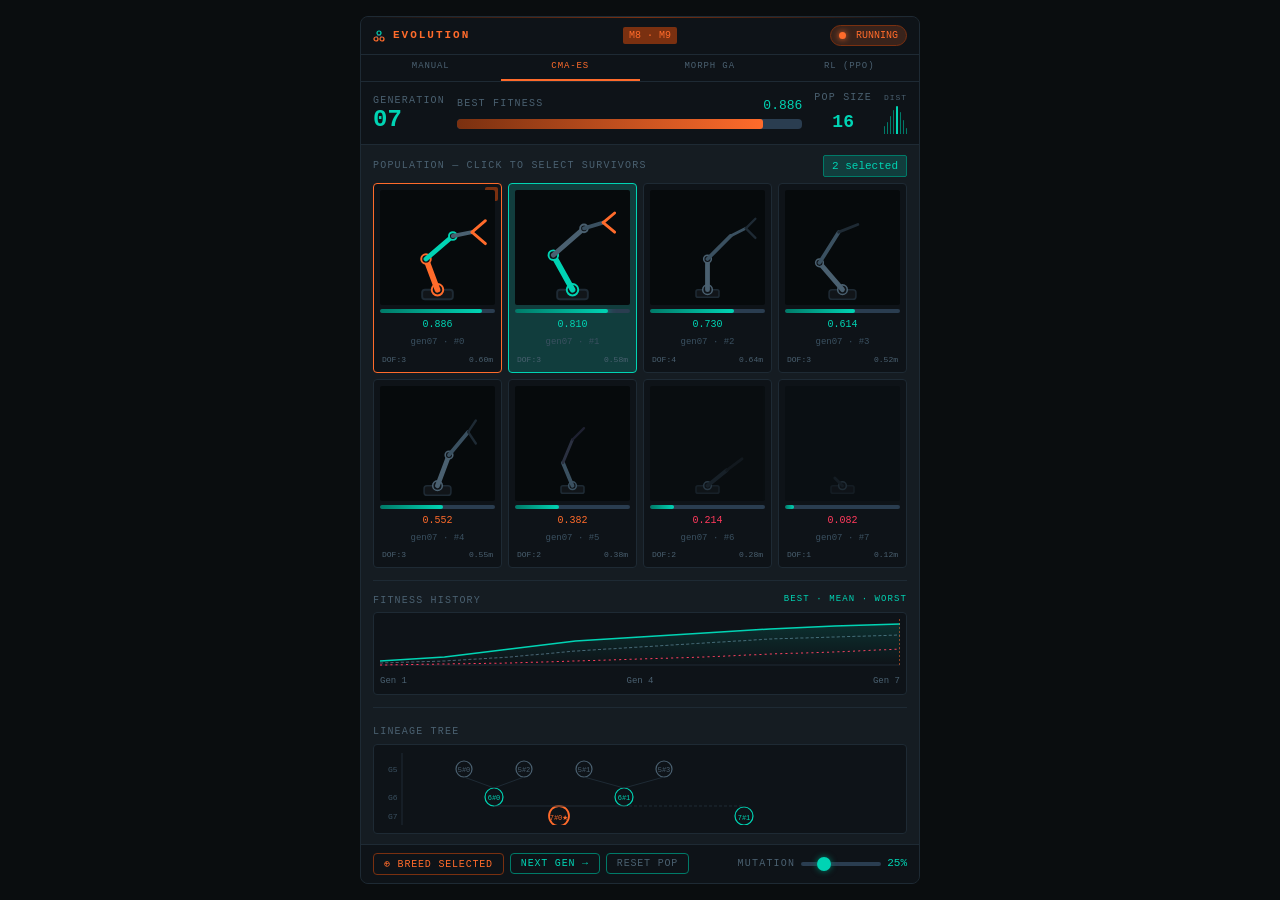
<file: design/ui_html/panel-evolution.html>
<!DOCTYPE html>
<html lang="en">
<head>
<meta charset="UTF-8">
<title>ARMSMITH — Evolution Panel</title>
<link rel="stylesheet" href="styles.css">
<style>
  body { padding: 16px; display: flex; justify-content: center; background: var(--bg); }
  .root { width: 560px; }

  /* ---- Pop grid ---- */
  .pop-grid {
    display: grid;
    grid-template-columns: repeat(4, 1fr);
    gap: 6px;
  }

  /* SVG arm thumb art */
  .arm-thumb-svg {
    width: 100%; height: auto;
    display: block;
  }

  /* Generation header bar */
  .gen-bar {
    display: flex;
    align-items: center;
    gap: 12px;
    padding: 8px 12px;
    background: var(--card2);
    border-bottom: 1px solid var(--border);
  }
  .gen-num {
    font-family: var(--font-mono);
    font-size: 24px;
    font-weight: 700;
    color: var(--teal);
    line-height: 1;
  }
  .gen-label {
    font-family: var(--font-mono);
    font-size: 10px;
    text-transform: uppercase;
    letter-spacing: .12em;
    color: var(--muted);
  }

  /* Fitness histogram bars */
  .hist-row {
    display: flex;
    align-items: flex-end;
    gap: 2px;
    height: 28px;
  }
  .hist-bar {
    flex: 1;
    background: var(--teal-dim);
    border-radius: 1px 1px 0 0;
    min-height: 2px;
    transition: height .3s;
  }
  .hist-bar.best { background: var(--teal); }

  /* Lineage mini-tree */
  .lineage-wrap {
    background: var(--card2);
    border: 1px solid var(--border);
    border-radius: var(--radius);
    padding: 8px 10px;
    overflow-x: auto;
    overflow-y: hidden;
  }
  .lineage-svg { display: block; }

  /* Breed / actions strip */
  .breed-strip {
    display: flex;
    gap: 6px;
    align-items: center;
    padding: 8px 12px;
    background: var(--card2);
    border-top: 1px solid var(--border);
    flex-shrink: 0;
  }

  /* Selection counter badge */
  .sel-count {
    font-family: var(--font-mono);
    font-size: 11px;
    color: var(--teal);
    background: var(--teal-glow);
    border: 1px solid var(--teal-dim);
    border-radius: 2px;
    padding: 2px 8px;
  }

  /* Stats mini row for each individual */
  .ind-stats {
    display: flex;
    justify-content: space-between;
    font-family: var(--font-mono);
    font-size: 8px;
    color: var(--muted);
    padding: 0 2px;
  }

  /* Phase indicator */
  .phase-tabs {
    display: flex;
    gap: 0;
    background: var(--card2);
    border-bottom: 1px solid var(--border);
  }
  .phase-tab {
    flex: 1;
    text-align: center;
    font-family: var(--font-mono);
    font-size: 9px;
    letter-spacing: .1em;
    text-transform: uppercase;
    padding: 5px 6px;
    cursor: pointer;
    color: var(--muted);
    border-bottom: 2px solid transparent;
    user-select: none;
    transition: all .12s;
  }
  .phase-tab.active { color: var(--teal); border-bottom-color: var(--teal); }
  .phase-tab.active.orange { color: var(--orange); border-bottom-color: var(--orange); }
</style>
</head>
<body>
<div class="root">
  <div class="panel accent-orange" style="width:100%;">

    <!-- Header -->
    <div class="panel-header">
      <svg width="12" height="12" viewBox="0 0 12 12" fill="none">
        <circle cx="3" cy="9" r="2" stroke="#ff6b2b" stroke-width="1.2"/>
        <circle cx="9" cy="9" r="2" stroke="#ff6b2b" stroke-width="1.2"/>
        <circle cx="6" cy="3" r="2" stroke="#00d4b4" stroke-width="1.2"/>
        <line x1="6" y1="5" x2="3" y2="7" stroke="#4a6070" stroke-width="1"/>
        <line x1="6" y1="5" x2="9" y2="7" stroke="#4a6070" stroke-width="1"/>
      </svg>
      <span class="panel-title">Evolution</span>
      <span class="panel-badge orange">M8 · M9</span>
      <span class="pill pill-orange" style="margin-left:auto;">
        <span class="status-dot dot-orange"></span>RUNNING
      </span>
    </div>

    <!-- Evolution phase tabs -->
    <div class="phase-tabs">
      <div class="phase-tab" onclick="selPhase(this)">Manual</div>
      <div class="phase-tab active orange" onclick="selPhase(this)">CMA-ES</div>
      <div class="phase-tab" onclick="selPhase(this)">Morph GA</div>
      <div class="phase-tab" onclick="selPhase(this)">RL (PPO)</div>
    </div>

    <!-- Generation bar -->
    <div class="gen-bar">
      <div>
        <div class="gen-label">Generation</div>
        <div class="gen-num" id="gen-num">07</div>
      </div>
      <div style="flex:1;">
        <div style="display:flex;justify-content:space-between;margin-bottom:4px;">
          <span class="label">Best fitness</span>
          <span class="value orange" id="best-fit">0.886</span>
        </div>
        <div class="prog-bar prog-bar-lg">
          <div class="prog-fill orange" id="best-prog" style="width:88.6%"></div>
        </div>
      </div>
      <div style="display:flex;flex-direction:column;gap:4px;align-items:center;">
        <span class="label">Pop size</span>
        <span class="value" style="font-size:18px;font-weight:700;">16</span>
      </div>
      <!-- Fitness histogram -->
      <div>
        <span class="label" style="font-size:8px;margin-bottom:2px;display:block;">Dist</span>
        <div class="hist-row">
          <div class="hist-bar" style="height:8px;"></div>
          <div class="hist-bar" style="height:12px;"></div>
          <div class="hist-bar" style="height:18px;"></div>
          <div class="hist-bar" style="height:24px;"></div>
          <div class="hist-bar best" style="height:28px;"></div>
          <div class="hist-bar" style="height:22px;"></div>
          <div class="hist-bar" style="height:14px;"></div>
          <div class="hist-bar" style="height:6px;"></div>
        </div>
      </div>
    </div>

    <div class="panel-body" style="gap:8px;">

      <!-- Population grid -->
      <div>
        <div style="display:flex;justify-content:space-between;align-items:center;margin-bottom:6px;">
          <span class="label">Population  — click to select survivors</span>
          <span class="sel-count" id="sel-count">2 selected</span>
        </div>

        <div class="pop-grid" id="pop-grid">

          <!-- Individual 0 — champion -->
          <div class="evo-thumb champ" onclick="toggleSel(this,'i0')">
            <span class="badge-champ">★</span>
            <div class="evo-arm-art">
              <svg class="arm-thumb-svg" viewBox="0 0 60 60">
                <rect x="22" y="52" width="16" height="5" rx="1.5" fill="#111519" stroke="#1e2a34" stroke-width="1"/>
                <circle cx="30" cy="52" r="3" fill="#0e1318" stroke="#ff6b2b" stroke-width="1"/>
                <line x1="30" y1="52" x2="24" y2="36" stroke="#ff6b2b" stroke-width="3" stroke-linecap="round"/>
                <circle cx="24" cy="36" r="2.5" fill="#0e1318" stroke="#ff6b2b" stroke-width="1"/>
                <line x1="24" y1="36" x2="38" y2="24" stroke="#00d4b4" stroke-width="2.5" stroke-linecap="round"/>
                <circle cx="38" cy="24" r="2" fill="#0e1318" stroke="#00d4b4" stroke-width="1"/>
                <line x1="38" y1="24" x2="48" y2="22" stroke="#4a6070" stroke-width="2" stroke-linecap="round"/>
                <line x1="48" y1="22" x2="55" y2="16" stroke="#ff6b2b" stroke-width="1.5" stroke-linecap="round"/>
                <line x1="48" y1="22" x2="55" y2="28" stroke="#ff6b2b" stroke-width="1.5" stroke-linecap="round"/>
              </svg>
            </div>
            <div class="evo-fit-bar"><div class="evo-fit-fill" style="width:88.6%"></div></div>
            <div class="evo-score">0.886</div>
            <div class="evo-id">gen07 · #0</div>
            <div class="ind-stats"><span>DOF:3</span><span>0.60m</span></div>
          </div>

          <!-- Individual 1 — selected -->
          <div class="evo-thumb sel" onclick="toggleSel(this,'i1')">
            <div class="evo-arm-art">
              <svg class="arm-thumb-svg" viewBox="0 0 60 60">
                <rect x="22" y="52" width="16" height="5" rx="1.5" fill="#111519" stroke="#1e2a34" stroke-width="1"/>
                <circle cx="30" cy="52" r="3" fill="#0e1318" stroke="#00d4b4" stroke-width="1"/>
                <line x1="30" y1="52" x2="20" y2="34" stroke="#00d4b4" stroke-width="3" stroke-linecap="round"/>
                <circle cx="20" cy="34" r="2.5" fill="#0e1318" stroke="#00d4b4" stroke-width="1"/>
                <line x1="20" y1="34" x2="36" y2="20" stroke="#4a6070" stroke-width="2.5" stroke-linecap="round"/>
                <circle cx="36" cy="20" r="2" fill="#0e1318" stroke="#4a6070" stroke-width="1"/>
                <line x1="36" y1="20" x2="46" y2="17" stroke="#3a5060" stroke-width="2" stroke-linecap="round"/>
                <line x1="46" y1="17" x2="52" y2="12" stroke="#ff6b2b" stroke-width="1.5" stroke-linecap="round"/>
                <line x1="46" y1="17" x2="52" y2="22" stroke="#ff6b2b" stroke-width="1.5" stroke-linecap="round"/>
              </svg>
            </div>
            <div class="evo-fit-bar"><div class="evo-fit-fill" style="width:81%"></div></div>
            <div class="evo-score">0.810</div>
            <div class="evo-id">gen07 · #1</div>
            <div class="ind-stats"><span>DOF:3</span><span>0.58m</span></div>
          </div>

          <!-- Individuals 2-7 with varying fitness -->
          <div class="evo-thumb" onclick="toggleSel(this,'i2')">
            <div class="evo-arm-art">
              <svg class="arm-thumb-svg" viewBox="0 0 60 60">
                <rect x="24" y="52" width="12" height="4" rx="1" fill="#111519" stroke="#1e2a34" stroke-width=".8"/>
                <circle cx="30" cy="52" r="2.5" fill="#0e1318" stroke="#4a6070" stroke-width=".8"/>
                <line x1="30" y1="52" x2="30" y2="36" stroke="#4a6070" stroke-width="2.5" stroke-linecap="round"/>
                <circle cx="30" cy="36" r="2" fill="#0e1318" stroke="#4a6070" stroke-width=".8"/>
                <line x1="30" y1="36" x2="42" y2="24" stroke="#3a5060" stroke-width="2" stroke-linecap="round"/>
                <line x1="42" y1="24" x2="50" y2="20" stroke="#3a5060" stroke-width="1.5" stroke-linecap="round"/>
                <line x1="50" y1="20" x2="55" y2="15" stroke="#1e2a34" stroke-width="1.2" stroke-linecap="round"/>
                <line x1="50" y1="20" x2="55" y2="25" stroke="#1e2a34" stroke-width="1.2" stroke-linecap="round"/>
              </svg>
            </div>
            <div class="evo-fit-bar"><div class="evo-fit-fill" style="width:73%"></div></div>
            <div class="evo-score">0.730</div>
            <div class="evo-id">gen07 · #2</div>
            <div class="ind-stats"><span>DOF:4</span><span>0.64m</span></div>
          </div>

          <div class="evo-thumb" onclick="toggleSel(this,'i3')">
            <div class="evo-arm-art">
              <svg class="arm-thumb-svg" viewBox="0 0 60 60">
                <rect x="23" y="52" width="14" height="5" rx="1.5" fill="#111519" stroke="#1e2a34" stroke-width=".8"/>
                <circle cx="30" cy="52" r="2.5" fill="#0e1318" stroke="#4a6070" stroke-width=".8"/>
                <line x1="30" y1="52" x2="18" y2="38" stroke="#4a6070" stroke-width="2.5" stroke-linecap="round"/>
                <circle cx="18" cy="38" r="2" fill="#0e1318" stroke="#4a6070" stroke-width=".8"/>
                <line x1="18" y1="38" x2="28" y2="22" stroke="#3a5060" stroke-width="2" stroke-linecap="round"/>
                <line x1="28" y1="22" x2="38" y2="18" stroke="#1e2a34" stroke-width="1.5" stroke-linecap="round"/>
              </svg>
            </div>
            <div class="evo-fit-bar"><div class="evo-fit-fill" style="width:61%"></div></div>
            <div class="evo-score">0.614</div>
            <div class="evo-id">gen07 · #3</div>
            <div class="ind-stats"><span>DOF:3</span><span>0.52m</span></div>
          </div>

          <div class="evo-thumb" onclick="toggleSel(this,'i4')">
            <div class="evo-arm-art">
              <svg class="arm-thumb-svg" viewBox="0 0 60 60">
                <rect x="23" y="52" width="14" height="5" rx="1.5" fill="#111519" stroke="#1e2a34" stroke-width=".8"/>
                <circle cx="30" cy="52" r="2.5" fill="#0e1318" stroke="#4a6070" stroke-width=".8"/>
                <line x1="30" y1="52" x2="36" y2="36" stroke="#4a6070" stroke-width="2.5" stroke-linecap="round"/>
                <circle cx="36" cy="36" r="2" fill="#0e1318" stroke="#4a6070" stroke-width=".8"/>
                <line x1="36" y1="36" x2="46" y2="24" stroke="#3a5060" stroke-width="2" stroke-linecap="round"/>
                <line x1="46" y1="24" x2="50" y2="18" stroke="#1e2a34" stroke-width="1.2" stroke-linecap="round"/>
                <line x1="46" y1="24" x2="50" y2="30" stroke="#1e2a34" stroke-width="1.2" stroke-linecap="round"/>
              </svg>
            </div>
            <div class="evo-fit-bar"><div class="evo-fit-fill orange" style="width:55%"></div></div>
            <div class="evo-score" style="color:var(--orange)">0.552</div>
            <div class="evo-id">gen07 · #4</div>
            <div class="ind-stats"><span>DOF:3</span><span>0.55m</span></div>
          </div>

          <div class="evo-thumb" onclick="toggleSel(this,'i5')">
            <div class="evo-arm-art">
              <svg class="arm-thumb-svg" viewBox="0 0 60 60">
                <rect x="24" y="52" width="12" height="4" rx="1" fill="#111519" stroke="#1e2a34" stroke-width=".8"/>
                <circle cx="30" cy="52" r="2" fill="#0e1318" stroke="#3a5060" stroke-width=".8"/>
                <line x1="30" y1="52" x2="25" y2="40" stroke="#3a5060" stroke-width="2" stroke-linecap="round"/>
                <line x1="25" y1="40" x2="30" y2="28" stroke="#2a3040" stroke-width="1.5" stroke-linecap="round"/>
                <line x1="30" y1="28" x2="36" y2="22" stroke="#1e2030" stroke-width="1.2" stroke-linecap="round"/>
              </svg>
            </div>
            <div class="evo-fit-bar"><div class="evo-fit-fill orange" style="width:38%"></div></div>
            <div class="evo-score" style="color:var(--orange)">0.382</div>
            <div class="evo-id">gen07 · #5</div>
            <div class="ind-stats"><span>DOF:2</span><span>0.38m</span></div>
          </div>

          <div class="evo-thumb" onclick="toggleSel(this,'i6')">
            <div class="evo-arm-art" style="opacity:.6;">
              <svg class="arm-thumb-svg" viewBox="0 0 60 60">
                <rect x="24" y="52" width="12" height="4" rx="1" fill="#111519" stroke="#1e2a34" stroke-width=".8"/>
                <circle cx="30" cy="52" r="2" fill="#0e1318" stroke="#3a5060" stroke-width=".8"/>
                <line x1="30" y1="52" x2="40" y2="44" stroke="#1e2a34" stroke-width="2" stroke-linecap="round"/>
                <line x1="40" y1="44" x2="48" y2="38" stroke="#151c22" stroke-width="1.5" stroke-linecap="round"/>
              </svg>
            </div>
            <div class="evo-fit-bar"><div class="evo-fit-fill red" style="width:21%"></div></div>
            <div class="evo-score" style="color:var(--red)">0.214</div>
            <div class="evo-id">gen07 · #6</div>
            <div class="ind-stats"><span>DOF:2</span><span>0.28m</span></div>
          </div>

          <div class="evo-thumb" onclick="toggleSel(this,'i7')">
            <div class="evo-arm-art" style="opacity:.4;">
              <svg class="arm-thumb-svg" viewBox="0 0 60 60">
                <rect x="24" y="52" width="12" height="4" rx="1" fill="#111519" stroke="#1e2a34" stroke-width=".8"/>
                <circle cx="30" cy="52" r="2" fill="#0e1318" stroke="#3a5060" stroke-width=".8"/>
                <line x1="30" y1="52" x2="26" y2="48" stroke="#1e2a34" stroke-width="1.5" stroke-linecap="round"/>
              </svg>
            </div>
            <div class="evo-fit-bar"><div class="evo-fit-fill red" style="width:8%"></div></div>
            <div class="evo-score" style="color:var(--red)">0.082</div>
            <div class="evo-id">gen07 · #7</div>
            <div class="ind-stats"><span>DOF:1</span><span>0.12m</span></div>
          </div>

        </div><!-- /pop-grid -->
      </div>

      <hr class="console-hr">

      <!-- Fitness over generations sparkline -->
      <div>
        <div style="display:flex;justify-content:space-between;margin-bottom:4px;">
          <span class="label">Fitness History</span>
          <span class="label" style="font-size:9px;color:var(--teal);">best · mean · worst</span>
        </div>
        <div style="background:var(--card2);border:1px solid var(--border);border-radius:var(--radius);padding:6px;">
          <svg width="100%" height="48" viewBox="0 0 500 48" preserveAspectRatio="none">
            <!-- Gen axis -->
            <line x1="0" y1="46" x2="500" y2="46" stroke="#1e2a34" stroke-width="1"/>
            <!-- Best fitness line -->
            <polyline points="0,42 62,38 125,30 188,22 250,18 312,14 375,10 437,7 500,5"
                      fill="none" stroke="#00d4b4" stroke-width="1.5" stroke-linejoin="round"/>
            <!-- Mean line -->
            <polyline points="0,44 62,42 125,38 188,32 250,28 312,24 375,20 437,18 500,16"
                      fill="none" stroke="#4a6070" stroke-width="1" stroke-dasharray="3,2" stroke-linejoin="round"/>
            <!-- Worst line -->
            <polyline points="0,46 62,45 125,44 188,42 250,40 312,38 375,35 437,33 500,30"
                      fill="none" stroke="#ff3a5c" stroke-width="1" stroke-dasharray="2,3" stroke-linejoin="round"/>
            <!-- Area fill under best -->
            <path d="M0,42 62,38 125,30 188,22 250,18 312,14 375,10 437,7 500,5 L500,46 L0,46Z"
                  fill="url(#spark-grad)" opacity=".25"/>
            <defs>
              <linearGradient id="spark-grad" x1="0" y1="0" x2="0" y2="1">
                <stop offset="0%" stop-color="#00d4b4" stop-opacity=".6"/>
                <stop offset="100%" stop-color="#00d4b4" stop-opacity="0"/>
              </linearGradient>
            </defs>
            <!-- Current gen marker -->
            <line x1="500" y1="0" x2="500" y2="46" stroke="#ff6b2b" stroke-width="1" stroke-dasharray="2,2"/>
          </svg>
          <div style="display:flex;justify-content:space-between;font-family:var(--font-mono);font-size:9px;color:var(--muted);padding-top:2px;">
            <span>Gen 1</span><span>Gen 4</span><span>Gen 7</span>
          </div>
        </div>
      </div>

      <hr class="console-hr">

      <!-- Lineage mini-tree -->
      <div>
        <span class="label">Lineage Tree</span>
        <div class="lineage-wrap" style="margin-top:4px;">
          <svg class="lineage-svg" width="500" height="72" viewBox="0 0 500 72">
            <!-- Gen 5 ancestors -->
            <circle cx="80"  cy="16" r="8" fill="#0e1318" stroke="#4a6070" stroke-width="1.2"/>
            <text x="80" y="19" text-anchor="middle" font-family="Courier New" font-size="7" fill="#4a6070">5#0</text>
            <circle cx="140" cy="16" r="8" fill="#0e1318" stroke="#4a6070" stroke-width="1.2"/>
            <text x="140" y="19" text-anchor="middle" font-family="Courier New" font-size="7" fill="#4a6070">5#2</text>
            <circle cx="200" cy="16" r="8" fill="#0e1318" stroke="#4a6070" stroke-width="1.2"/>
            <text x="200" y="19" text-anchor="middle" font-family="Courier New" font-size="7" fill="#4a6070">5#1</text>
            <circle cx="280" cy="16" r="8" fill="#0e1318" stroke="#4a6070" stroke-width="1.2"/>
            <text x="280" y="19" text-anchor="middle" font-family="Courier New" font-size="7" fill="#4a6070">5#3</text>

            <!-- Gen 6 mid nodes -->
            <circle cx="110" cy="44" r="9" fill="#0e1318" stroke="#00d4b4" stroke-width="1.2"/>
            <text x="110" y="47" text-anchor="middle" font-family="Courier New" font-size="7" fill="#00d4b4">6#0</text>
            <circle cx="240" cy="44" r="9" fill="#0e1318" stroke="#00d4b4" stroke-width="1.2"/>
            <text x="240" y="47" text-anchor="middle" font-family="Courier New" font-size="7" fill="#00d4b4">6#1</text>

            <!-- Lines gen5 → gen6 -->
            <line x1="80"  y1="24" x2="110" y2="35" stroke="#1e2a34" stroke-width="1"/>
            <line x1="140" y1="24" x2="110" y2="35" stroke="#1e2a34" stroke-width="1"/>
            <line x1="200" y1="24" x2="240" y2="35" stroke="#1e2a34" stroke-width="1"/>
            <line x1="280" y1="24" x2="240" y2="35" stroke="#1e2a34" stroke-width="1"/>

            <!-- Gen 7 champion -->
            <circle cx="175" cy="63" r="10" fill="#0e1318" stroke="#ff6b2b" stroke-width="1.8"/>
            <text x="175" y="66.5" text-anchor="middle" font-family="Courier New" font-size="7" fill="#ff6b2b">7#0★</text>

            <!-- Lines gen6 → gen7 -->
            <line x1="110" y1="53" x2="175" y2="53" stroke="#1e2a34" stroke-width="1"/>
            <line x1="240" y1="53" x2="175" y2="53" stroke="#1e2a34" stroke-width="1"/>
            <line x1="175" y1="53" x2="175" y2="53" stroke="#1e2a34" stroke-width="1"/>

            <!-- Gen 7 runner-up -->
            <circle cx="360" cy="63" r="9" fill="#0e1318" stroke="#00d4b4" stroke-width="1.2"/>
            <text x="360" y="66.5" text-anchor="middle" font-family="Courier New" font-size="7" fill="#00d4b4">7#1</text>
            <line x1="240" y1="53" x2="360" y2="53" stroke="#1e2a34" stroke-width="1" stroke-dasharray="3,2"/>
            <line x1="360" y1="53" x2="360" y2="54" stroke="#1e2a34" stroke-width="1"/>

            <!-- Labels -->
            <text x="4" y="19" font-family="Courier New" font-size="8" fill="#3a5060">G5</text>
            <text x="4" y="47" font-family="Courier New" font-size="8" fill="#3a5060">G6</text>
            <text x="4" y="66" font-family="Courier New" font-size="8" fill="#3a5060">G7</text>
            <line x1="18" y1="0" x2="18" y2="72" stroke="#1e2a34" stroke-width="1"/>
          </svg>
        </div>
      </div>

    </div><!-- /panel-body -->

    <!-- Breed / actions strip -->
    <div class="breed-strip">
      <button class="btn btn-sm btn-orange" onclick="breedSelected()">⊕ Breed Selected</button>
      <button class="btn btn-sm" onclick="nextGen()">Next Gen →</button>
      <button class="btn btn-sm" style="color:var(--muted);">Reset Pop</button>
      <span style="flex:1;"></span>
      <span class="label">Mutation</span>
      <input type="range" min="1" max="100" value="25" style="width:80px;"
             oninput="document.getElementById('mut-val').textContent=this.value+'%'">
      <span class="value" id="mut-val" style="font-size:11px;">25%</span>
    </div>

  </div><!-- /panel -->
</div>

<script>
let selectedIds = new Set(['i1']);

function toggleSel(el, id) {
  el.classList.toggle('sel');
  if (selectedIds.has(id)) selectedIds.delete(id);
  else selectedIds.add(id);
  document.getElementById('sel-count').textContent = selectedIds.size + ' selected';
}

function selPhase(el) {
  document.querySelectorAll('.phase-tab').forEach(t => {
    t.classList.remove('active','orange');
  });
  el.classList.add('active');
  if (el.textContent === 'Morph GA') el.classList.add('orange');
}

function breedSelected() {
  if (selectedIds.size < 1) { alert('Select at least 1 individual first'); return; }
  alert('Breeding ' + selectedIds.size + ' selected + random mutations → next generation…');
}

function nextGen() {
  const n = document.getElementById('gen-num');
  n.textContent = String(parseInt(n.textContent) + 1).padStart(2,'0');
  const fit = (parseFloat(document.getElementById('best-fit').textContent) + 0.012).toFixed(3);
  document.getElementById('best-fit').textContent = fit;
  document.getElementById('best-prog').style.width = (parseFloat(fit)*100) + '%';
  // deselect all
  document.querySelectorAll('.evo-thumb.sel').forEach(e => e.classList.remove('sel'));
  selectedIds.clear();
  document.getElementById('sel-count').textContent = '0 selected';
}
</script>
</body>
</html>
</file>
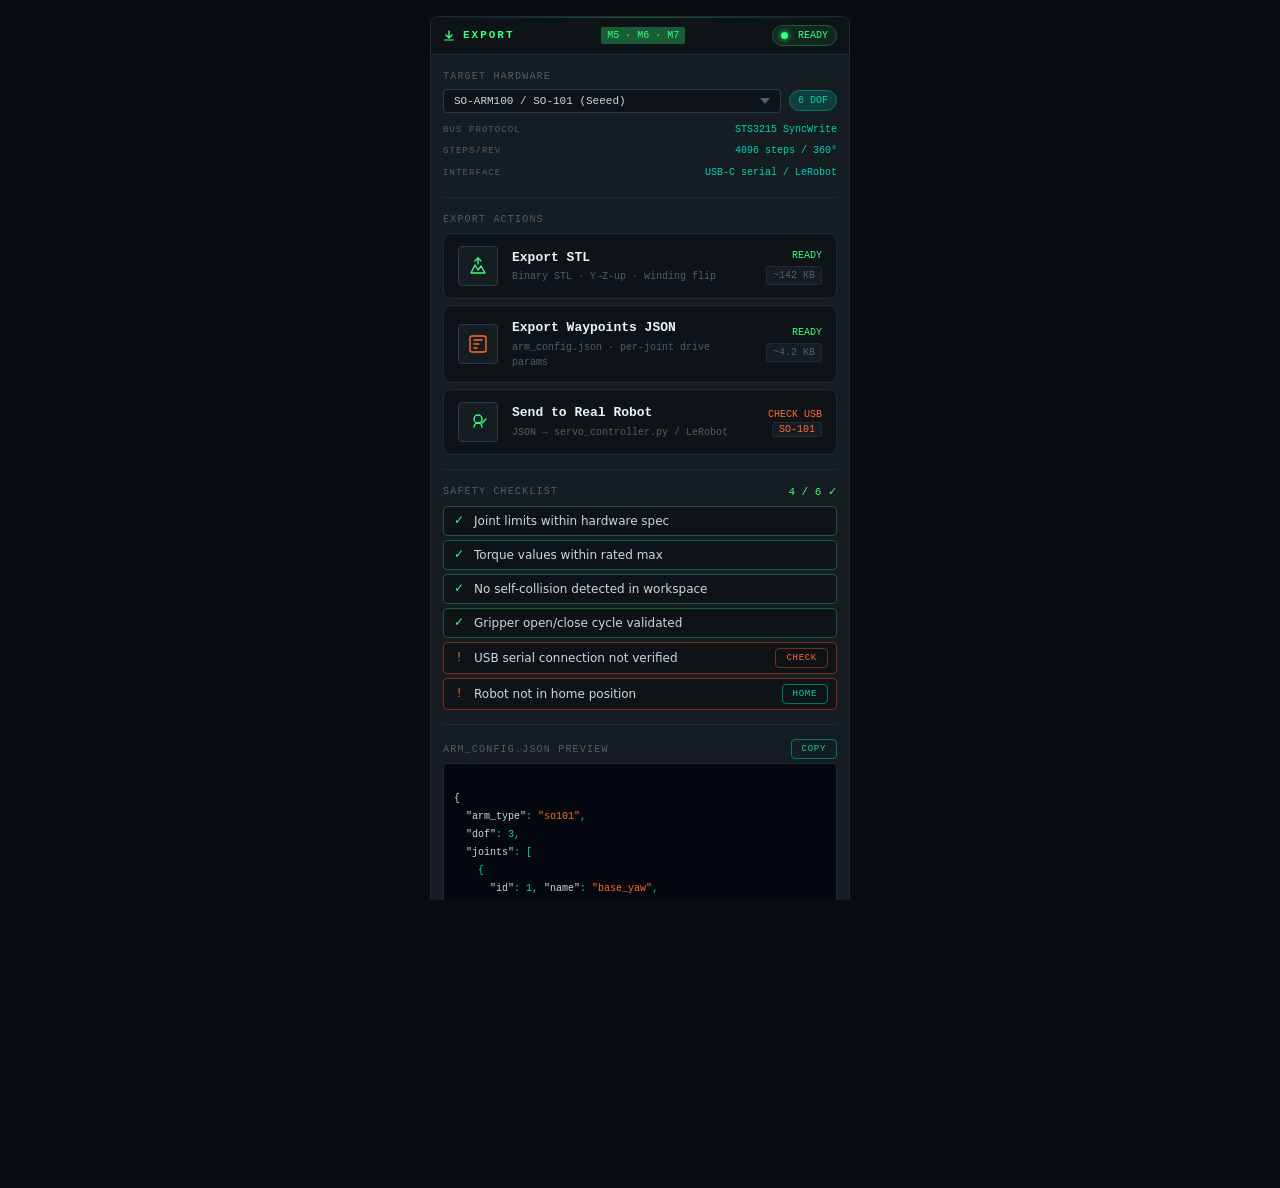
<file: design/ui_html/panel-export.html>
<!DOCTYPE html>
<html lang="en">
<head>
<meta charset="UTF-8">
<title>ARMSMITH — Export Panel</title>
<link rel="stylesheet" href="styles.css">
<style>
  body { padding: 16px; display: flex; justify-content: center; background: var(--bg); }
  .root { width: 420px; }

  /* Export action card */
  .export-card {
    background: var(--card2);
    border: 1px solid var(--border);
    border-radius: var(--radius-lg);
    padding: 12px 14px;
    display: flex;
    align-items: center;
    gap: 14px;
    transition: border-color .15s, background .15s;
    cursor: pointer;
    user-select: none;
  }
  .export-card:hover { border-color: var(--teal-dim); background: rgba(0,212,180,.03); }
  .export-card.orange:hover { border-color: var(--orange-dim); background: rgba(255,107,43,.04); }
  .export-card.green:hover  { border-color: var(--green-dim);  background: rgba(57,255,130,.04); }

  .export-icon {
    width: 40px; height: 40px;
    border-radius: var(--radius);
    display: flex; align-items: center; justify-content: center;
    flex-shrink: 0;
    border: 1px solid var(--border-hi);
    background: var(--card);
  }

  .export-title {
    font-family: var(--font-mono);
    font-size: 13px;
    font-weight: 700;
    color: var(--text-hi);
  }
  .export-desc {
    font-family: var(--font-mono);
    font-size: 10px;
    color: var(--muted);
    margin-top: 2px;
  }

  .export-status {
    margin-left: auto;
    font-family: var(--font-mono);
    font-size: 10px;
    color: var(--muted);
    text-align: right;
    white-space: nowrap;
  }
  .export-status.ready { color: var(--green); }
  .export-status.warn  { color: var(--orange); }

  /* Progress bar for sending */
  .send-progress {
    display: none;
    height: 3px;
    background: var(--border);
    border-radius: 2px;
    overflow: hidden;
    margin-top: 6px;
  }
  .send-progress .fill {
    height: 100%;
    background: linear-gradient(90deg, var(--teal-dim), var(--teal));
    border-radius: 2px;
    width: 0%;
    transition: width .1s linear;
  }
  .send-progress.active { display: block; }

  /* Real robot connection card */
  .robot-connect-card {
    background: var(--card2);
    border: 1px solid var(--border);
    border-radius: var(--radius-lg);
    overflow: hidden;
  }
  .robot-connect-header {
    padding: 8px 12px;
    display: flex;
    align-items: center;
    gap: 8px;
    border-bottom: 1px solid var(--border);
  }

  /* Safety checklist */
  .safety-header {
    display: flex;
    align-items: center;
    justify-content: space-between;
    margin-bottom: 6px;
  }
  .safety-pass-count {
    font-family: var(--font-mono);
    font-size: 11px;
    color: var(--green);
  }

  /* file size chip */
  .size-chip {
    font-family: var(--font-mono);
    font-size: 10px;
    color: var(--muted);
    background: var(--card);
    border: 1px solid var(--border);
    border-radius: 2px;
    padding: 1px 6px;
  }

  /* Send to robot step indicator */
  .send-steps {
    display: flex;
    gap: 4px;
    align-items: center;
    margin-top: 6px;
  }
  .send-step {
    display: flex;
    flex-direction: column;
    align-items: center;
    gap: 2px;
    flex: 1;
  }
  .step-dot {
    width: 8px; height: 8px;
    border-radius: 50%;
    background: var(--border-hi);
  }
  .step-dot.done   { background: var(--green); }
  .step-dot.active { background: var(--teal); box-shadow: 0 0 6px var(--teal); }
  .step-line { flex: 1; height: 1px; background: var(--border-hi); }
  .step-line.done { background: var(--teal-dim); }
  .step-lbl {
    font-family: var(--font-mono);
    font-size: 8px;
    color: var(--muted);
    text-align: center;
    white-space: nowrap;
  }

  /* JSON preview box */
  .json-preview {
    background: #050810;
    border: 1px solid var(--border);
    border-radius: var(--radius);
    padding: 8px 10px;
    font-family: var(--font-mono);
    font-size: 10px;
    color: var(--teal);
    line-height: 1.8;
    overflow-x: auto;
    white-space: pre;
  }
  .json-key   { color: var(--text); }
  .json-str   { color: var(--orange); }
  .json-num   { color: var(--teal); }
  .json-bool  { color: var(--green); }
</style>
</head>
<body>
<div class="root">
  <div class="panel accent-green" style="width:100%;">

    <!-- Header -->
    <div class="panel-header">
      <svg width="12" height="12" viewBox="0 0 12 12" fill="none">
        <path d="M6 1v7M3 5l3 3 3-3" stroke="#39ff82" stroke-width="1.4" stroke-linecap="round" stroke-linejoin="round"/>
        <rect x="1" y="9" width="10" height="2" rx="1" fill="#39ff82" opacity=".5"/>
      </svg>
      <span class="panel-title">Export</span>
      <span class="panel-badge green">M5 · M6 · M7</span>
      <div style="margin-left:auto;display:flex;gap:6px;align-items:center;">
        <span class="pill pill-green"><span class="status-dot dot-green"></span>READY</span>
      </div>
    </div>

    <div class="panel-body" style="gap:10px;">

      <!-- ARM TYPE selector -->
      <div>
        <span class="label">Target Hardware</span>
        <div style="display:flex;gap:8px;align-items:center;margin-top:4px;">
          <select id="arm-type" style="flex:1;" onchange="updateArmType(this)">
            <option value="so101">SO-ARM100 / SO-101 (Seeed)</option>
            <option value="rebot_b601_dm">reBot-B601-DM (DevArm)</option>
            <option value="custom">Custom / Generic</option>
          </select>
          <span class="pill pill-teal" id="arm-compat">6 DOF</span>
        </div>
        <div class="stat-row" style="margin-top:6px;border:none;">
          <span class="label" style="font-size:9px;">Bus protocol</span>
          <span class="value" style="font-size:10px;" id="bus-proto">STS3215 SyncWrite</span>
        </div>
        <div class="stat-row" style="border:none;">
          <span class="label" style="font-size:9px;">Steps/rev</span>
          <span class="value" style="font-size:10px;" id="steps-rev">4096 steps / 360°</span>
        </div>
        <div class="stat-row" style="border:none;">
          <span class="label" style="font-size:9px;">Interface</span>
          <span class="value" style="font-size:10px;" id="hw-interface">USB-C serial / LeRobot</span>
        </div>
      </div>

      <hr class="console-hr">

      <!-- Export actions -->
      <div style="display:flex;flex-direction:column;gap:6px;">
        <span class="label">Export Actions</span>

        <!-- STL -->
        <div class="export-card" onclick="doExport('stl', this)">
          <div class="export-icon">
            <svg width="22" height="22" viewBox="0 0 22 22" fill="none" stroke="#39ff82" stroke-width="1.4">
              <path d="M4 18l4-8 3 5 3-4 4 7H4z" stroke-linejoin="round"/>
              <path d="M11 3v6" stroke-linecap="round"/>
              <path d="M8 6l3-3 3 3" stroke-linecap="round" stroke-linejoin="round"/>
            </svg>
          </div>
          <div style="flex:1;">
            <div class="export-title">Export STL</div>
            <div class="export-desc">Binary STL · Y→Z-up · winding flip</div>
            <div id="stl-prog" class="send-progress"><div class="fill"></div></div>
          </div>
          <div class="export-status ready" id="stl-status">
            <div>READY</div>
            <div class="size-chip" style="margin-top:3px;">~142 KB</div>
          </div>
        </div>

        <!-- Waypoints JSON -->
        <div class="export-card orange" onclick="doExport('waypoints', this)">
          <div class="export-icon">
            <svg width="22" height="22" viewBox="0 0 22 22" fill="none" stroke="#ff6b2b" stroke-width="1.4">
              <rect x="3" y="3" width="16" height="16" rx="2"/>
              <path d="M7 7h8M7 11h5M7 15h3" stroke-linecap="round"/>
            </svg>
          </div>
          <div style="flex:1;">
            <div class="export-title">Export Waypoints JSON</div>
            <div class="export-desc">arm_config.json · per-joint drive params</div>
            <div id="wp-prog" class="send-progress"><div class="fill"></div></div>
          </div>
          <div class="export-status ready" id="wp-status">
            <div>READY</div>
            <div class="size-chip" style="margin-top:3px;">~4.2 KB</div>
          </div>
        </div>

        <!-- Send to real robot -->
        <div class="export-card green" onclick="doExport('robot', this)">
          <div class="export-icon">
            <svg width="22" height="22" viewBox="0 0 22 22" fill="none" stroke="#39ff82" stroke-width="1.4">
              <circle cx="11" cy="8" r="4"/>
              <path d="M7 16s0-4 4-4 4 4 4 4" stroke-linecap="round"/>
              <path d="M15 12l2-2M19 8l-2 2" stroke-linecap="round"/>
            </svg>
          </div>
          <div style="flex:1;">
            <div class="export-title">Send to Real Robot</div>
            <div class="export-desc">JSON → servo_controller.py / LeRobot</div>
            <div id="robot-prog" class="send-progress"><div class="fill"></div></div>
            <!-- Step indicator -->
            <div class="send-steps" id="send-steps" style="display:none;">
              <div class="send-step">
                <div class="step-dot done"></div>
                <div class="step-lbl">Connect</div>
              </div>
              <div class="step-line done"></div>
              <div class="send-step">
                <div class="step-dot active"></div>
                <div class="step-lbl">Validate</div>
              </div>
              <div class="step-line"></div>
              <div class="send-step">
                <div class="step-dot"></div>
                <div class="step-lbl">Upload</div>
              </div>
              <div class="step-line"></div>
              <div class="send-step">
                <div class="step-dot"></div>
                <div class="step-lbl">Execute</div>
              </div>
            </div>
          </div>
          <div class="export-status warn" id="robot-status">
            <div>CHECK USB</div>
            <span class="size-chip" style="margin-top:3px;color:var(--orange);">SO-101</span>
          </div>
        </div>
      </div>

      <hr class="console-hr">

      <!-- Safety checklist -->
      <div>
        <div class="safety-header">
          <span class="label">Safety Checklist</span>
          <span class="safety-pass-count" id="safety-pass">4 / 6 ✓</span>
        </div>
        <div class="checklist">
          <div class="check-item pass">
            <span class="check-icon">✓</span>
            <span>Joint limits within hardware spec</span>
          </div>
          <div class="check-item pass">
            <span class="check-icon">✓</span>
            <span>Torque values within rated max</span>
          </div>
          <div class="check-item pass">
            <span class="check-icon">✓</span>
            <span>No self-collision detected in workspace</span>
          </div>
          <div class="check-item pass">
            <span class="check-icon">✓</span>
            <span>Gripper open/close cycle validated</span>
          </div>
          <div class="check-item warn" id="check-usb">
            <span class="check-icon">!</span>
            <span>USB serial connection not verified</span>
            <button class="btn btn-sm btn-orange" style="margin-left:auto;font-size:9px;" onclick="checkUsb()">Check</button>
          </div>
          <div class="check-item warn" id="check-home">
            <span class="check-icon">!</span>
            <span>Robot not in home position</span>
            <button class="btn btn-sm" style="margin-left:auto;font-size:9px;" onclick="sendHome()">Home</button>
          </div>
        </div>
      </div>

      <hr class="console-hr">

      <!-- JSON preview -->
      <div>
        <div style="display:flex;justify-content:space-between;align-items:center;margin-bottom:4px;">
          <span class="label">arm_config.json Preview</span>
          <button class="btn btn-sm" style="font-size:9px;" onclick="copyJson()">Copy</button>
        </div>
        <div class="json-preview" id="json-prev">
<span class="json-key">{</span>
  <span class="json-key">"arm_type"</span>: <span class="json-str">"so101"</span>,
  <span class="json-key">"dof"</span>: <span class="json-num">3</span>,
  <span class="json-key">"joints"</span>: [
    {
      <span class="json-key">"id"</span>: <span class="json-num">1</span>, <span class="json-key">"name"</span>: <span class="json-str">"base_yaw"</span>,
      <span class="json-key">"axis"</span>: <span class="json-str">"Y"</span>, <span class="json-key">"link_len"</span>: <span class="json-num">0.20</span>,
      <span class="json-key">"limits"</span>: [<span class="json-num">-90</span>, <span class="json-num">90</span>],
      <span class="json-key">"max_torque"</span>: <span class="json-num">3.0</span>, <span class="json-key">"drive"</span>: {
        <span class="json-key">"stiffness"</span>: <span class="json-num">800</span>, <span class="json-key">"damping"</span>: <span class="json-num">40</span>
      }
    }
    <span class="json-key muted">/* … J2, J3 … */</span>
  ],
  <span class="json-key">"gripper"</span>: {
    <span class="json-key">"type"</span>: <span class="json-str">"parallel_jaw"</span>,
    <span class="json-key">"max_open"</span>: <span class="json-num">0.10</span>, <span class="json-key">"grip_force"</span>: <span class="json-num">8.0</span>
  },
  <span class="json-key">"export_ts"</span>: <span class="json-str">"2026-05-30T12:34:56Z"</span>
<span class="json-key">}</span>
        </div>
      </div>

    </div><!-- /panel-body -->
  </div><!-- /panel -->
</div>

<script>
function updateArmType(sel) {
  const map = {
    so101:         { dof:'6 DOF', bus:'STS3215 SyncWrite', steps:'4096 steps / 360°', iface:'USB-C / LeRobot' },
    rebot_b601_dm: { dof:'6 DOF', bus:'RS485 / STS3215',   steps:'4096 steps / 360°', iface:'USB-RS485 / ROS2' },
    custom:        { dof:'N DOF', bus:'User-defined',       steps:'—',                 iface:'Generic JSON' },
  };
  const m = map[sel.value];
  document.getElementById('arm-compat').textContent  = m.dof;
  document.getElementById('bus-proto').textContent   = m.bus;
  document.getElementById('steps-rev').textContent   = m.steps;
  document.getElementById('hw-interface').textContent= m.iface;
  // update json preview arm_type
  const jp = document.getElementById('json-prev');
  jp.innerHTML = jp.innerHTML.replace(/"so101"|"rebot_b601_dm"|"custom"/, '"'+sel.value+'"');
}

function doExport(type, card) {
  const progId  = {stl:'stl-prog', waypoints:'wp-prog', robot:'robot-prog'}[type];
  const statId  = {stl:'stl-status', waypoints:'wp-status', robot:'robot-status'}[type];
  const prog    = document.getElementById(progId);
  const stat    = document.getElementById(statId);
  const fill    = prog.querySelector('.fill');

  prog.classList.add('active');
  let w = 0;
  const iv = setInterval(() => {
    w += type === 'robot' ? 3 : 8;
    fill.style.width = Math.min(w,100) + '%';
    if (w >= 100) {
      clearInterval(iv);
      setTimeout(() => {
        prog.classList.remove('active');
        fill.style.width = '0%';
        if (type === 'stl') {
          stat.innerHTML = '<div class="green">✓ SAVED</div><div class="size-chip" style="margin-top:3px;">arm.stl</div>';
        } else if (type === 'waypoints') {
          stat.innerHTML = '<div class="green">✓ SAVED</div><div class="size-chip" style="margin-top:3px;">arm_config.json</div>';
        } else {
          // show step indicators
          document.getElementById('send-steps').style.display = 'flex';
          stat.innerHTML = '<div class="green">✓ SENT</div><span class="size-chip" style="margin-top:3px;color:var(--green)">LIVE</span>';
          // animate steps
          const dots = document.querySelectorAll('.step-dot');
          const lines = document.querySelectorAll('.step-line');
          let i = 2;
          const si = setInterval(() => {
            if (i >= dots.length) { clearInterval(si); return; }
            dots[i].classList.add('done');
            dots[i].classList.remove('active');
            if (i < lines.length) lines[i-1].classList.add('done');
            if (i+1 < dots.length) dots[i+1].classList.add('active');
            i++;
          }, 600);
        }
      }, 200);
    }
  }, type === 'robot' ? 80 : 50);
}

function checkUsb() {
  const el = document.getElementById('check-usb');
  el.className = 'check-item pass';
  el.innerHTML = '<span class="check-icon">✓</span><span>USB serial /dev/ttyUSB0 connected</span>';
  updateSafetyCount();
}

function sendHome() {
  const el = document.getElementById('check-home');
  el.className = 'check-item pass';
  el.innerHTML = '<span class="check-icon">✓</span><span>Robot homed — all joints at 0°</span>';
  updateSafetyCount();
}

function updateSafetyCount() {
  const passed = document.querySelectorAll('.check-item.pass').length;
  const total  = document.querySelectorAll('.check-item').length;
  document.getElementById('safety-pass').textContent = passed + ' / ' + total + (passed === total ? ' ✓ ALL CLEAR' : ' ✓');
  document.getElementById('safety-pass').style.color = passed === total ? 'var(--green)' : 'var(--orange)';
}

function copyJson() {
  const raw = `{
  "arm_type": "so101",
  "dof": 3,
  "joints": [
    { "id": 1, "name": "base_yaw", "axis": "Y", "link_len": 0.20,
      "limits": [-90, 90], "max_torque": 3.0, "drive": { "stiffness": 800, "damping": 40 } }
  ],
  "gripper": { "type": "parallel_jaw", "max_open": 0.10, "grip_force": 8.0 },
  "export_ts": "${new Date().toISOString()}"
}`;
  navigator.clipboard.writeText(raw).then(() => alert('Copied to clipboard!'));
}
</script>
</body>
</html>
</file>
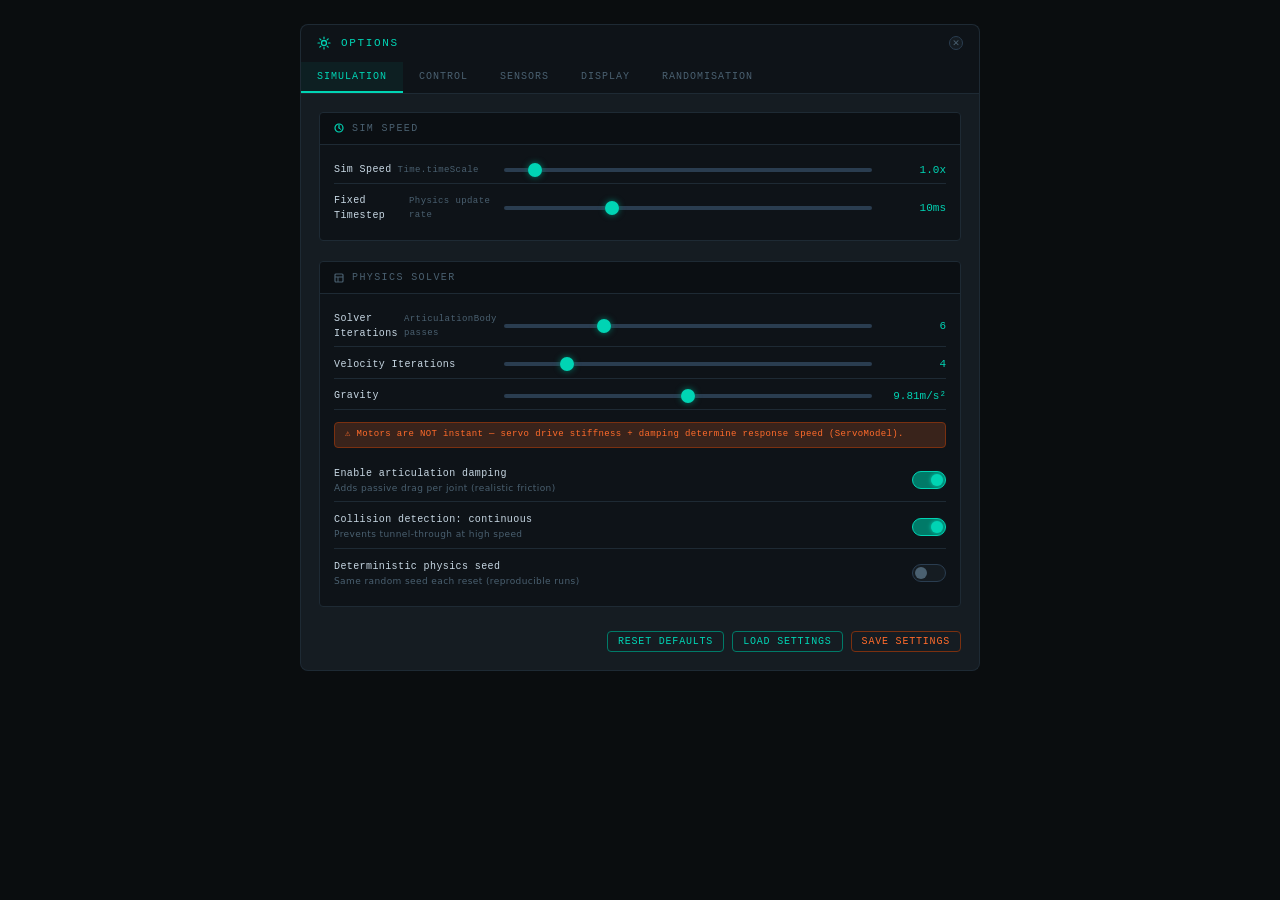
<file: design/ui_html/window-options.html>
<!DOCTYPE html>
<html lang="en">
<head>
<meta charset="UTF-8">
<meta name="viewport" content="width=device-width, initial-scale=1.0">
<title>ARMSMITH — Options</title>
<link rel="stylesheet" href="styles.css">
<style>
/* ============================================================
   window-options.html — Options window
   ============================================================ */

body {
  background: var(--bg);
  display: flex;
  align-items: flex-start;
  justify-content: center;
  padding: 24px 16px 80px;
  min-height: 100vh;
}

.opts-root {
  width: 680px;
  display: flex;
  flex-direction: column;
  gap: 0;
}

/* Title bar */
.win-titlebar {
  display: flex;
  align-items: center;
  gap: 10px;
  background: var(--card2);
  border: 1px solid var(--border);
  border-bottom: none;
  border-radius: var(--radius-lg) var(--radius-lg) 0 0;
  padding: 10px 16px;
}
.win-title {
  font-family: var(--font-mono);
  font-size: 11px;
  letter-spacing: .15em;
  text-transform: uppercase;
  color: var(--teal);
  flex: 1;
}
.win-close-btn {
  width: 14px; height: 14px;
  border-radius: 50%;
  border: 1px solid var(--border-hi);
  background: var(--card);
  cursor: pointer;
  display: flex;
  align-items: center;
  justify-content: center;
  font-size: 9px;
  color: var(--muted);
  transition: all .1s;
}
.win-close-btn:hover { background: var(--red-dim); color: var(--red); border-color: var(--red); }

/* Tab strip */
.opts-tabs {
  display: flex;
  background: var(--card2);
  border-left: 1px solid var(--border);
  border-right: 1px solid var(--border);
  border-bottom: 1px solid var(--border);
  gap: 0;
}
.tab-btn {
  font-family: var(--font-mono);
  font-size: 10px;
  letter-spacing: .1em;
  text-transform: uppercase;
  color: var(--muted);
  background: transparent;
  border: none;
  border-bottom: 2px solid transparent;
  padding: 9px 16px;
  cursor: pointer;
  transition: all .12s;
  white-space: nowrap;
}
.tab-btn:hover { color: var(--text); background: rgba(0,212,180,.04); }
.tab-btn.active {
  color: var(--teal);
  border-bottom-color: var(--teal);
  background: rgba(0,212,180,.06);
}

/* Content area */
.opts-body {
  background: var(--card);
  border: 1px solid var(--border);
  border-top: none;
  border-radius: 0 0 var(--radius-lg) var(--radius-lg);
  padding: 18px;
  display: flex;
  flex-direction: column;
  gap: 20px;
}

/* Tab panels */
.tab-panel { display: none; flex-direction: column; gap: 20px; }
.tab-panel.active { display: flex; }

/* Section */
.opts-section {
  background: var(--card2);
  border: 1px solid var(--border);
  border-radius: var(--radius);
  overflow: hidden;
}
.opts-sec-head {
  display: flex;
  align-items: center;
  gap: 8px;
  padding: 8px 14px;
  background: rgba(0,0,0,.2);
  border-bottom: 1px solid var(--border);
}
.opts-sec-title {
  font-family: var(--font-mono);
  font-size: 10px;
  letter-spacing: .14em;
  text-transform: uppercase;
  color: var(--muted);
}
.opts-sec-body {
  padding: 12px 14px;
  display: flex;
  flex-direction: column;
  gap: 4px;
}

/* Slider row (wider label for options) */
.opts-slider-row {
  display: grid;
  grid-template-columns: 160px 1fr 64px;
  align-items: center;
  gap: 10px;
  padding: 5px 0;
  border-bottom: 1px solid var(--border);
}
.opts-slider-row:last-child { border-bottom: none; }
.opts-slider-lbl {
  font-family: var(--font-mono);
  font-size: 10px;
  color: var(--text);
  letter-spacing: .04em;
  display: flex;
  align-items: center;
  gap: 6px;
}
.opts-slider-lbl small {
  font-size: 9px;
  color: var(--muted);
  display: block;
  margin-top: 1px;
}
.opts-val {
  font-family: var(--font-mono);
  font-size: 11px;
  color: var(--teal);
  text-align: right;
  white-space: nowrap;
}

/* Toggle row */
.opts-toggle-row {
  display: flex;
  align-items: center;
  gap: 0;
  padding: 6px 0;
  border-bottom: 1px solid var(--border);
}
.opts-toggle-row:last-child { border-bottom: none; }
.opts-toggle-lbl {
  flex: 1;
  font-family: var(--font-mono);
  font-size: 10px;
  color: var(--text);
  letter-spacing: .04em;
}
.opts-toggle-desc {
  font-family: var(--font-ui);
  font-size: 9px;
  color: var(--muted);
  display: block;
  margin-top: 1px;
}

/* Select row */
.opts-select-row {
  display: grid;
  grid-template-columns: 160px 1fr;
  align-items: center;
  gap: 10px;
  padding: 6px 0;
  border-bottom: 1px solid var(--border);
}
.opts-select-row:last-child { border-bottom: none; }

/* Info/note */
.opts-note {
  font-family: var(--font-mono);
  font-size: 9px;
  color: var(--orange);
  background: var(--orange-glow);
  border: 1px solid var(--orange-dim);
  border-radius: var(--radius);
  padding: 5px 10px;
  letter-spacing: .04em;
}

/* Sensor table */
.sensor-table {
  width: 100%;
  border-collapse: collapse;
}
.sensor-table th {
  font-family: var(--font-mono);
  font-size: 9px;
  letter-spacing: .12em;
  text-transform: uppercase;
  color: var(--muted);
  padding: 6px 10px;
  text-align: left;
  border-bottom: 1px solid var(--border);
  background: rgba(0,0,0,.15);
  white-space: nowrap;
}
.sensor-table th:not(:first-child) { text-align: center; }
.sensor-table td {
  padding: 8px 10px;
  border-bottom: 1px solid var(--border);
  vertical-align: middle;
}
.sensor-table tr:last-child td { border-bottom: none; }
.sensor-table tr:hover td { background: rgba(0,212,180,.03); }
.sensor-table td:not(:first-child) { text-align: center; }

.sensor-name {
  font-family: var(--font-mono);
  font-size: 11px;
  color: var(--text);
  letter-spacing: .04em;
}
.sensor-ch {
  font-family: var(--font-mono);
  font-size: 9px;
  color: var(--muted);
  margin-top: 1px;
}
.sensor-tag {
  font-family: var(--font-mono);
  font-size: 9px;
  padding: 1px 6px;
  border-radius: 2px;
  display: inline-block;
  white-space: nowrap;
}
.sensor-tag.teal   { background: var(--teal-dim);   color: var(--teal); }
.sensor-tag.orange { background: var(--orange-dim);  color: var(--orange); }
.sensor-tag.muted  { background: rgba(74,96,112,.2); color: var(--muted); }

/* Colour swatch dot */
.servo-dot {
  width: 10px; height: 10px;
  border-radius: 50%;
  display: inline-block;
  flex-shrink: 0;
  vertical-align: middle;
  margin-right: 5px;
}

/* Action row at bottom */
.opts-actions {
  display: flex;
  gap: 8px;
  justify-content: flex-end;
  margin-top: 4px;
}

/* Inline toggle (tiny variant) */
.tgl-sm {
  position: relative;
  width: 34px; height: 18px;
  flex-shrink: 0;
}
.tgl-sm input { opacity: 0; width: 0; height: 0; }
.tgl-sm-slider {
  position: absolute;
  inset: 0;
  background: var(--card);
  border: 1px solid var(--border-hi);
  border-radius: 18px;
  cursor: pointer;
  transition: .2s;
}
.tgl-sm-slider::before {
  content: '';
  position: absolute;
  width: 12px; height: 12px;
  left: 2px; top: 2px;
  background: var(--muted);
  border-radius: 50%;
  transition: .2s;
}
.tgl-sm input:checked + .tgl-sm-slider { background: var(--teal-dim); border-color: var(--teal); }
.tgl-sm input:checked + .tgl-sm-slider::before {
  background: var(--teal);
  transform: translateX(16px);
  box-shadow: 0 0 4px var(--teal);
}

</style>
</head>
<body>

<div class="opts-root">

  <!-- Title bar -->
  <div class="win-titlebar">
    <svg width="14" height="14" viewBox="0 0 14 14" fill="none">
      <circle cx="7" cy="7" r="2.5" stroke="var(--teal)" stroke-width="1.3"/>
      <path d="M7 1v1.5M7 11.5V13M1 7h1.5M11.5 7H13M2.8 2.8l1.1 1.1M10.1 10.1l1.1 1.1M2.8 11.2l1.1-1.1M10.1 3.9l1.1-1.1" stroke="var(--teal)" stroke-width="1.2" stroke-linecap="round"/>
    </svg>
    <div class="win-title">Options</div>
    <div class="win-close-btn">✕</div>
  </div>

  <!-- Tab strip -->
  <div class="opts-tabs">
    <button class="tab-btn active" onclick="switchTab(this,'sim')">Simulation</button>
    <button class="tab-btn" onclick="switchTab(this,'ctrl')">Control</button>
    <button class="tab-btn" onclick="switchTab(this,'sensors')">Sensors</button>
    <button class="tab-btn" onclick="switchTab(this,'display')">Display</button>
    <button class="tab-btn" onclick="switchTab(this,'rand')">Randomisation</button>
  </div>

  <!-- Body -->
  <div class="opts-body">

    <!-- ===== SIMULATION tab ===== -->
    <div class="tab-panel active" id="tab-sim">

      <div class="opts-section">
        <div class="opts-sec-head">
          <svg width="10" height="10" viewBox="0 0 10 10" fill="none"><circle cx="5" cy="5" r="4" stroke="var(--teal)" stroke-width="1.2"/><line x1="5" y1="2" x2="5" y2="5" stroke="var(--teal)" stroke-width="1.2" stroke-linecap="round"/><line x1="5" y1="5" x2="7" y2="6.5" stroke="var(--teal)" stroke-width="1" stroke-linecap="round"/></svg>
          <span class="opts-sec-title">Sim Speed</span>
        </div>
        <div class="opts-sec-body">
          <div class="opts-slider-row">
            <div class="opts-slider-lbl">
              Sim Speed
              <small>Time.timeScale</small>
            </div>
            <input type="range" min="1" max="16" step="1" value="2" id="sl-simspeed" oninput="sv(this,'simspeed-val','x')">
            <div class="opts-val" id="simspeed-val">1.0x</div>
          </div>
          <div class="opts-slider-row">
            <div class="opts-slider-lbl">
              Fixed Timestep
              <small>Physics update rate</small>
            </div>
            <input type="range" min="1" max="8" step="1" value="3" id="sl-timestep" oninput="sv(this,'timestep-val','ms')">
            <div class="opts-val" id="timestep-val">10ms</div>
          </div>
        </div>
      </div>

      <div class="opts-section">
        <div class="opts-sec-head">
          <svg width="10" height="10" viewBox="0 0 10 10" fill="none"><rect x="1" y="1" width="8" height="8" rx="1" stroke="var(--muted)" stroke-width="1.2"/><path d="M1 4h8M4 4v5" stroke="var(--muted)" stroke-width="1"/></svg>
          <span class="opts-sec-title">Physics Solver</span>
        </div>
        <div class="opts-sec-body">
          <div class="opts-slider-row">
            <div class="opts-slider-lbl">
              Solver Iterations
              <small>ArticulationBody passes</small>
            </div>
            <input type="range" min="1" max="20" step="1" value="6" id="sl-solver" oninput="sv(this,'solver-val','')">
            <div class="opts-val" id="solver-val">6</div>
          </div>
          <div class="opts-slider-row">
            <div class="opts-slider-lbl">
              Velocity Iterations
            </div>
            <input type="range" min="1" max="20" step="1" value="4" id="sl-veliter" oninput="sv(this,'veliter-val','')">
            <div class="opts-val" id="veliter-val">4</div>
          </div>
          <div class="opts-slider-row">
            <div class="opts-slider-lbl">Gravity</div>
            <input type="range" min="0" max="20" step="1" value="10" id="sl-gravity" oninput="sv(this,'gravity-val','m/s²')">
            <div class="opts-val" id="gravity-val">9.81m/s²</div>
          </div>

          <div class="opts-note" style="margin-top:8px;">
            ⚠ Motors are NOT instant — servo drive stiffness + damping determine response speed (ServoModel).
          </div>

          <div class="opts-toggle-row" style="margin-top:8px;">
            <div class="opts-toggle-lbl">
              Enable articulation damping
              <span class="opts-toggle-desc">Adds passive drag per joint (realistic friction)</span>
            </div>
            <label class="tgl-sm"><input type="checkbox" checked><span class="tgl-sm-slider"></span></label>
          </div>
          <div class="opts-toggle-row">
            <div class="opts-toggle-lbl">
              Collision detection: continuous
              <span class="opts-toggle-desc">Prevents tunnel-through at high speed</span>
            </div>
            <label class="tgl-sm"><input type="checkbox" checked><span class="tgl-sm-slider"></span></label>
          </div>
          <div class="opts-toggle-row">
            <div class="opts-toggle-lbl">
              Deterministic physics seed
              <span class="opts-toggle-desc">Same random seed each reset (reproducible runs)</span>
            </div>
            <label class="tgl-sm"><input type="checkbox"><span class="tgl-sm-slider"></span></label>
          </div>
        </div>
      </div>

    </div><!-- /tab-sim -->

    <!-- ===== CONTROL tab ===== -->
    <div class="tab-panel" id="tab-ctrl">

      <div class="opts-section">
        <div class="opts-sec-head">
          <svg width="10" height="10" viewBox="0 0 10 10" fill="none"><circle cx="5" cy="5" r="3.5" stroke="var(--orange)" stroke-width="1.2" stroke-dasharray="2,1.5"/><line x1="5" y1="1" x2="5" y2="4" stroke="var(--orange)" stroke-width="1.2" stroke-linecap="round"/></svg>
          <span class="opts-sec-title">Mouse / IK Control</span>
        </div>
        <div class="opts-sec-body">
          <div class="opts-toggle-row">
            <div class="opts-toggle-lbl">
              Mouse-follow IK
              <span class="opts-toggle-desc">Arm tracks cursor on work-plane (toggle: M)</span>
            </div>
            <label class="tgl-sm"><input type="checkbox" checked><span class="tgl-sm-slider"></span></label>
          </div>
          <div class="opts-toggle-row">
            <div class="opts-toggle-lbl">
              Fly-mode indicator control
              <span class="opts-toggle-desc">WASD/QE moves green indicator, IK follows</span>
            </div>
            <label class="tgl-sm"><input type="checkbox" checked><span class="tgl-sm-slider"></span></label>
          </div>
          <div class="opts-slider-row" style="margin-top:4px;">
            <div class="opts-slider-lbl">
              Depth Sensitivity
              <small>Scroll wheel depth step (m)</small>
            </div>
            <input type="range" min="1" max="20" step="1" value="4" oninput="sv(this,'depth-val','cm')">
            <div class="opts-val" id="depth-val">2cm</div>
          </div>
          <div class="opts-slider-row">
            <div class="opts-slider-lbl">
              Fly Speed
              <small>WASD move speed</small>
            </div>
            <input type="range" min="1" max="20" step="1" value="8" oninput="sv(this,'fly-val','m/s')">
            <div class="opts-val" id="fly-val">0.4m/s</div>
          </div>
          <div class="opts-slider-row">
            <div class="opts-slider-lbl">
              IK Smoothing
              <small>Lerp factor (0=snap, 1=slow)</small>
            </div>
            <input type="range" min="0" max="20" step="1" value="10" oninput="sv(this,'ik-smooth-val','')">
            <div class="opts-val" id="ik-smooth-val">0.50</div>
          </div>
        </div>
      </div>

      <div class="opts-section">
        <div class="opts-sec-head">
          <svg width="10" height="10" viewBox="0 0 10 10" fill="none"><rect x="1.5" y="3" width="7" height="5" rx="1" stroke="var(--muted)" stroke-width="1.2"/><line x1="5" y1="1" x2="5" y2="3" stroke="var(--muted)" stroke-width="1.2"/></svg>
          <span class="opts-sec-title">Manual Servo</span>
        </div>
        <div class="opts-sec-body">
          <div class="opts-slider-row">
            <div class="opts-slider-lbl">
              Manual Servo Speed
              <small>Per-key nudge rate (deg/s)</small>
            </div>
            <input type="range" min="1" max="20" step="1" value="6" oninput="sv(this,'srv-spd-val','°/s')">
            <div class="opts-val" id="srv-spd-val">30°/s</div>
          </div>
          <div class="opts-toggle-row">
            <div class="opts-toggle-lbl">
              Claw auto-rotate on grasp
              <span class="opts-toggle-desc">Rotates wrist to align with object axis</span>
            </div>
            <label class="tgl-sm"><input type="checkbox"><span class="tgl-sm-slider"></span></label>
          </div>
          <div class="opts-toggle-row">
            <div class="opts-toggle-lbl">
              Joint limit enforcement
              <span class="opts-toggle-desc">Hard-stop at min/max angles in manual mode</span>
            </div>
            <label class="tgl-sm"><input type="checkbox" checked><span class="tgl-sm-slider"></span></label>
          </div>
        </div>
      </div>

      <div class="opts-section">
        <div class="opts-sec-head">
          <svg width="10" height="10" viewBox="0 0 10 10" fill="none"><circle cx="5" cy="5" r="3.5" stroke="var(--muted)" stroke-width="1.2"/><line x1="2" y1="5" x2="8" y2="5" stroke="var(--muted)" stroke-width="1"/><line x1="5" y1="2" x2="5" y2="8" stroke="var(--muted)" stroke-width="1"/></svg>
          <span class="opts-sec-title">Camera</span>
        </div>
        <div class="opts-sec-body">
          <div class="opts-select-row">
            <div class="opts-slider-lbl">Default View</div>
            <select>
              <option>Main Orbit</option>
              <option>Wrist Cam</option>
              <option>Environment</option>
              <option>Top-Down</option>
            </select>
          </div>
          <div class="opts-slider-row">
            <div class="opts-slider-lbl">Orbit Sensitivity</div>
            <input type="range" min="1" max="20" step="1" value="10" oninput="sv(this,'orbit-val','')">
            <div class="opts-val" id="orbit-val">1.0</div>
          </div>
          <div class="opts-toggle-row">
            <div class="opts-toggle-lbl">
              Invert Y-orbit
            </div>
            <label class="tgl-sm"><input type="checkbox"><span class="tgl-sm-slider"></span></label>
          </div>
        </div>
      </div>

    </div><!-- /tab-ctrl -->

    <!-- ===== SENSORS tab ===== -->
    <div class="tab-panel" id="tab-sensors">

      <div class="opts-section">
        <div class="opts-sec-head">
          <svg width="10" height="10" viewBox="0 0 10 10" fill="none"><rect x="1" y="3" width="8" height="5" rx="1" stroke="var(--teal)" stroke-width="1.2"/><line x1="3" y1="3" x2="3" y2="2" stroke="var(--teal)" stroke-width="1"/><line x1="7" y1="3" x2="7" y2="2" stroke="var(--teal)" stroke-width="1"/></svg>
          <span class="opts-sec-title">Sensor Modules — Enable / View</span>
          <span class="panel-badge" style="margin-left:auto;">52 obs channels</span>
        </div>
        <div class="opts-sec-body" style="padding:0;">
          <table class="sensor-table">
            <thead>
              <tr>
                <th>Module</th>
                <th>Channels</th>
                <th>Use in Training</th>
                <th>Show Rays/HUD</th>
                <th>Key</th>
              </tr>
            </thead>
            <tbody>
              <tr>
                <td>
                  <div class="sensor-name">MotorEncoders</div>
                  <div class="sensor-ch">Joint pos · vel · torque · target</div>
                </td>
                <td><span class="sensor-tag teal">24 ch</span></td>
                <td><label class="tgl-sm"><input type="checkbox" checked><span class="tgl-sm-slider"></span></label></td>
                <td><label class="tgl-sm"><input type="checkbox"><span class="tgl-sm-slider"></span></label></td>
                <td style="font-family:var(--font-mono);font-size:9px;color:var(--muted);">F2</td>
              </tr>
              <tr>
                <td>
                  <div class="sensor-name">IMU</div>
                  <div class="sensor-ch">Accel · gyro · orientation</div>
                </td>
                <td><span class="sensor-tag teal">9 ch</span></td>
                <td><label class="tgl-sm"><input type="checkbox" checked><span class="tgl-sm-slider"></span></label></td>
                <td><label class="tgl-sm"><input type="checkbox"><span class="tgl-sm-slider"></span></label></td>
                <td style="font-family:var(--font-mono);font-size:9px;color:var(--muted);">F3</td>
              </tr>
              <tr>
                <td>
                  <div class="sensor-name">RangeFinder</div>
                  <div class="sensor-ch">Single-beam distance to nearest object</div>
                </td>
                <td><span class="sensor-tag teal">1 ch</span></td>
                <td><label class="tgl-sm"><input type="checkbox" checked><span class="tgl-sm-slider"></span></label></td>
                <td><label class="tgl-sm"><input type="checkbox" checked><span class="tgl-sm-slider"></span></label></td>
                <td style="font-family:var(--font-mono);font-size:9px;color:var(--muted);">F4</td>
              </tr>
              <tr>
                <td>
                  <div class="sensor-name">Lidar2D</div>
                  <div class="sensor-ch">360° planar scan (16 ray beams)</div>
                </td>
                <td><span class="sensor-tag teal">16 ch</span></td>
                <td><label class="tgl-sm"><input type="checkbox"><span class="tgl-sm-slider"></span></label></td>
                <td><label class="tgl-sm"><input type="checkbox" checked><span class="tgl-sm-slider"></span></label></td>
                <td style="font-family:var(--font-mono);font-size:9px;color:var(--muted);">F5</td>
              </tr>
              <tr>
                <td>
                  <div class="sensor-name">DepthCamera</div>
                  <div class="sensor-ch">Depth texture → flattened patch (1×1)</div>
                </td>
                <td><span class="sensor-tag orange">1 ch</span></td>
                <td><label class="tgl-sm"><input type="checkbox"><span class="tgl-sm-slider"></span></label></td>
                <td><label class="tgl-sm"><input type="checkbox"><span class="tgl-sm-slider"></span></label></td>
                <td style="font-family:var(--font-mono);font-size:9px;color:var(--muted);">F6</td>
              </tr>
              <tr>
                <td>
                  <div class="sensor-name">EFlesh Tactile</div>
                  <div class="sensor-ch">Fingertip pressure (2 × ½ ½ contacts)</div>
                </td>
                <td><span class="sensor-tag teal">1 ch</span></td>
                <td><label class="tgl-sm"><input type="checkbox" checked><span class="tgl-sm-slider"></span></label></td>
                <td><label class="tgl-sm"><input type="checkbox"><span class="tgl-sm-slider"></span></label></td>
                <td style="font-family:var(--font-mono);font-size:9px;color:var(--muted);">F7</td>
              </tr>
            </tbody>
          </table>
        </div>
      </div>

      <div class="opts-section">
        <div class="opts-sec-head">
          <svg width="10" height="10" viewBox="0 0 10 10" fill="none"><circle cx="5" cy="5" r="3.5" stroke="var(--muted)" stroke-width="1.2" stroke-dasharray="2,1.5"/></svg>
          <span class="opts-sec-title">Global Sensor Options</span>
        </div>
        <div class="opts-sec-body">
          <div class="opts-slider-row">
            <div class="opts-slider-lbl">Lidar Beam Count<small>Rays per scan pass</small></div>
            <input type="range" min="4" max="64" step="4" value="16" oninput="sv(this,'lidar-beams-val','')">
            <div class="opts-val" id="lidar-beams-val">16</div>
          </div>
          <div class="opts-slider-row">
            <div class="opts-slider-lbl">Range Max Distance<small>RangeFinder clip (m)</small></div>
            <input type="range" min="1" max="20" step="1" value="10" oninput="sv(this,'range-max-val','m')">
            <div class="opts-val" id="range-max-val">1.0m</div>
          </div>
          <div class="opts-toggle-row">
            <div class="opts-toggle-lbl">
              Sensor noise injection
              <span class="opts-toggle-desc">Add Gaussian noise to all sensor readings during training</span>
            </div>
            <label class="tgl-sm"><input type="checkbox" checked><span class="tgl-sm-slider"></span></label>
          </div>
          <div class="opts-toggle-row">
            <div class="opts-toggle-lbl">
              Show module panel
              <span class="opts-toggle-desc">HUD overlay with per-module channel values (F12)</span>
            </div>
            <label class="tgl-sm"><input type="checkbox" checked><span class="tgl-sm-slider"></span></label>
          </div>
        </div>
      </div>

    </div><!-- /tab-sensors -->

    <!-- ===== DISPLAY tab ===== -->
    <div class="tab-panel" id="tab-display">

      <div class="opts-section">
        <div class="opts-sec-head">
          <svg width="10" height="10" viewBox="0 0 10 10" fill="none"><rect x="1" y="1" width="8" height="8" rx="1" stroke="var(--muted)" stroke-width="1.2"/><line x1="1" y1="7" x2="9" y2="7" stroke="var(--muted)" stroke-width="1"/></svg>
          <span class="opts-sec-title">Overlays</span>
        </div>
        <div class="opts-sec-body">
          <div class="opts-toggle-row">
            <div class="opts-toggle-lbl">Servo callout panels<span class="opts-toggle-desc">Leader-line command/output per joint (\\ + click)</span></div>
            <label class="tgl-sm"><input type="checkbox" checked><span class="tgl-sm-slider"></span></label>
          </div>
          <div class="opts-toggle-row">
            <div class="opts-toggle-lbl">World axes gizmo<span class="opts-toggle-desc">XYZ arrows at origin (toggle X)</span></div>
            <label class="tgl-sm"><input type="checkbox" checked><span class="tgl-sm-slider"></span></label>
          </div>
          <div class="opts-toggle-row">
            <div class="opts-toggle-lbl">Workspace bounds box<span class="opts-toggle-desc">Arm reach envelope outline (toggle B)</span></div>
            <label class="tgl-sm"><input type="checkbox" checked><span class="tgl-sm-slider"></span></label>
          </div>
          <div class="opts-toggle-row">
            <div class="opts-toggle-lbl">Camera HUD corners<span class="opts-toggle-desc">Wrist / env / top-down mini-views (toggle V)</span></div>
            <label class="tgl-sm"><input type="checkbox" checked><span class="tgl-sm-slider"></span></label>
          </div>
          <div class="opts-toggle-row">
            <div class="opts-toggle-lbl">Task score / timer<span class="opts-toggle-desc">Live score + countdown overlay</span></div>
            <label class="tgl-sm"><input type="checkbox" checked><span class="tgl-sm-slider"></span></label>
          </div>
          <div class="opts-toggle-row">
            <div class="opts-toggle-lbl">Joint colour coding<span class="opts-toggle-desc">Colour segments by joint index (red→purple)</span></div>
            <label class="tgl-sm"><input type="checkbox" checked><span class="tgl-sm-slider"></span></label>
          </div>
          <div class="opts-toggle-row">
            <div class="opts-toggle-lbl">IK target gizmo<span class="opts-toggle-desc">Green sphere showing end-effector goal</span></div>
            <label class="tgl-sm"><input type="checkbox" checked><span class="tgl-sm-slider"></span></label>
          </div>
        </div>
      </div>

      <div class="opts-section">
        <div class="opts-sec-head">
          <svg width="10" height="10" viewBox="0 0 10 10" fill="none"><rect x="1" y="3" width="8" height="5" rx="1" stroke="var(--muted)" stroke-width="1.2"/><line x1="5" y1="1" x2="5" y2="3" stroke="var(--muted)" stroke-width="1"/></svg>
          <span class="opts-sec-title">Panel Sizing</span>
        </div>
        <div class="opts-sec-body">
          <div class="opts-slider-row">
            <div class="opts-slider-lbl">Left dock width</div>
            <input type="range" min="4" max="20" step="1" value="10" oninput="sv(this,'ldock-val','px')">
            <div class="opts-val" id="ldock-val">240px</div>
          </div>
          <div class="opts-slider-row">
            <div class="opts-slider-lbl">Right dock width</div>
            <input type="range" min="4" max="20" step="1" value="10" oninput="sv(this,'rdock-val','px')">
            <div class="opts-val" id="rdock-val">240px</div>
          </div>
          <div class="opts-slider-row">
            <div class="opts-slider-lbl">Bottom bar height</div>
            <input type="range" min="3" max="14" step="1" value="7" oninput="sv(this,'bbar-val','px')">
            <div class="opts-val" id="bbar-val">180px</div>
          </div>
          <div class="opts-select-row">
            <div class="opts-slider-lbl">UI Scale</div>
            <select>
              <option>75%</option>
              <option selected>100%</option>
              <option>125%</option>
              <option>150%</option>
            </select>
          </div>
        </div>
      </div>

    </div><!-- /tab-display -->

    <!-- ===== RANDOMISATION tab ===== -->
    <div class="tab-panel" id="tab-rand">

      <div class="opts-section">
        <div class="opts-sec-head">
          <svg width="10" height="10" viewBox="0 0 10 10" fill="none"><path d="M1 3h8M1 7h8" stroke="var(--orange)" stroke-width="1.2" stroke-linecap="round"/><circle cx="3" cy="3" r="1" fill="var(--orange)"/><circle cx="7" cy="7" r="1" fill="var(--orange)"/></svg>
          <span class="opts-sec-title">Object Spawn Randomness</span>
        </div>
        <div class="opts-sec-body">
          <div class="opts-slider-row">
            <div class="opts-slider-lbl">
              Position randomness
              <small>0 = fixed · 1 = fully random grid</small>
            </div>
            <input type="range" min="0" max="20" step="1" value="12" oninput="sv(this,'pos-rand-val','')">
            <div class="opts-val" id="pos-rand-val">0.60</div>
          </div>
          <div class="opts-slider-row">
            <div class="opts-slider-lbl">
              Rotation jitter
              <small>Object yaw variance (deg)</small>
            </div>
            <input type="range" min="0" max="36" step="1" value="18" oninput="sv(this,'rot-rand-val','°')">
            <div class="opts-val" id="rot-rand-val">45°</div>
          </div>
          <div class="opts-slider-row">
            <div class="opts-slider-lbl">
              Object count variance
              <small>±N from scenario default</small>
            </div>
            <input type="range" min="0" max="8" step="1" value="2" oninput="sv(this,'obj-count-val','')">
            <div class="opts-val" id="obj-count-val">±2</div>
          </div>
        </div>
      </div>

      <div class="opts-section">
        <div class="opts-sec-head">
          <svg width="10" height="10" viewBox="0 0 10 10" fill="none"><polygon points="5,1 9,8 1,8" stroke="var(--orange)" stroke-width="1.2" fill="none"/><line x1="5" y1="4" x2="5" y2="6" stroke="var(--orange)" stroke-width="1.2" stroke-linecap="round"/><circle cx="5" cy="7" r=".6" fill="var(--orange)"/></svg>
          <span class="opts-sec-title">Difficulty &amp; Training Curriculum</span>
        </div>
        <div class="opts-sec-body">
          <div class="opts-slider-row">
            <div class="opts-slider-lbl">
              Difficulty
              <small>Scales all challenge factors</small>
            </div>
            <input type="range" min="0" max="10" step="1" value="3" oninput="sv(this,'diff-val','')">
            <div class="opts-val" id="diff-val">0.3</div>
          </div>
          <div class="opts-slider-row">
            <div class="opts-slider-lbl">Timeout per reset<small>Max seconds to solve</small></div>
            <input type="range" min="2" max="60" step="2" value="20" oninput="sv(this,'timeout-val','s')">
            <div class="opts-val" id="timeout-val">20s</div>
          </div>
          <div class="opts-toggle-row">
            <div class="opts-toggle-lbl">
              Curriculum auto-advance
              <span class="opts-toggle-desc">Auto-increase difficulty when success-rate &gt; 80% for 5 gens</span>
            </div>
            <label class="tgl-sm"><input type="checkbox" checked><span class="tgl-sm-slider"></span></label>
          </div>
          <div class="opts-toggle-row">
            <div class="opts-toggle-lbl">
              Physics randomisation
              <span class="opts-toggle-desc">Vary friction/mass ±20% per reset for generalisation</span>
            </div>
            <label class="tgl-sm"><input type="checkbox"><span class="tgl-sm-slider"></span></label>
          </div>
          <div class="opts-note" style="margin-top:6px;">
            ℹ Fully random positions (0.60+) forces policies that generalise rather than memorise fixed coordinates.
          </div>
        </div>
      </div>

    </div><!-- /tab-rand -->

    <!-- Action row (always visible) -->
    <div class="opts-actions">
      <button class="btn btn-sm" onclick="resetDefaults()">Reset Defaults</button>
      <button class="btn btn-sm" onclick="loadSettings()">Load Settings</button>
      <button class="btn btn-sm btn-orange" onclick="saveSettings()">Save Settings</button>
    </div>

  </div><!-- /opts-body -->
</div><!-- /opts-root -->

<script>
  function switchTab(btn, id) {
    document.querySelectorAll('.tab-btn').forEach(b => b.classList.remove('active'));
    document.querySelectorAll('.tab-panel').forEach(p => p.classList.remove('active'));
    btn.classList.add('active');
    document.getElementById('tab-' + id).classList.add('active');
  }

  // Sim speed: map 1-16 → 0.5x,1x,2x,4x,8x
  const simSpeeds = ['0.5x','0.75x','1.0x','1.5x','2.0x','3.0x','4.0x','5.0x','6.0x','7.0x','8.0x','10x','12x','14x','16x','20x'];
  const timesteps = ['2ms','4ms','10ms','16ms','20ms','33ms','50ms','100ms'];
  const ldockSizes = [160,180,200,220,240,260,280,300,320,340,360,380,400,420,440,460,480,500,520,540];
  const bbarSizes  = [80,90,100,120,140,160,180,200,220,240,260,280,340];

  function sv(el, id, suf) {
    const v = parseInt(el.value);
    const out = document.getElementById(id);
    if (!out) return;
    if (el.id === 'sl-simspeed') { out.textContent = simSpeeds[v-1] || v+'x'; return; }
    if (el.id === 'sl-timestep') { out.textContent = timesteps[v-1] || v+'ms'; return; }
    if (el.id === 'sl-gravity') { out.textContent = (7 + v * 0.13).toFixed(2) + 'm/s²'; return; }
    if (el.id === 'sl-solver' || el.id === 'sl-veliter') { out.textContent = v; return; }
    if (suf === 'x') { out.textContent = (v * 0.5).toFixed(1) + 'x'; return; }
    if (suf === 'cm') { out.textContent = (v * 0.5).toFixed(1) + 'cm'; return; }
    if (suf === 'm/s') { out.textContent = (v * 0.05).toFixed(2) + 'm/s'; return; }
    if (suf === '°/s') { out.textContent = (v * 5) + '°/s'; return; }
    if (suf === 'm') { out.textContent = (v * 0.1).toFixed(1) + 'm'; return; }
    if (suf === '°') { out.textContent = v * 5 + '°'; return; }
    if (suf === 's') { out.textContent = v + 's'; return; }
    if (id === 'pos-rand-val' || id === 'diff-val') { out.textContent = (v * 0.1).toFixed(1); return; }
    if (id === 'ik-smooth-val') { out.textContent = (v * 0.05).toFixed(2); return; }
    if (id === 'orbit-val') { out.textContent = (v * 0.1).toFixed(1); return; }
    if (id === 'lidar-beams-val') { out.textContent = v; return; }
    if (id === 'obj-count-val') { out.textContent = '±' + v; return; }
    if (id === 'rot-rand-val') { out.textContent = v * 5 + '°'; return; }
    if (id === 'ldock-val' || id === 'rdock-val') { out.textContent = ldockSizes[v-4] + 'px'; return; }
    if (id === 'bbar-val') { out.textContent = bbarSizes[v-3] + 'px'; return; }
    out.textContent = v + (suf || '');
  }

  function saveSettings() { console.log('Save settings'); }
  function loadSettings() { console.log('Load settings'); }
  function resetDefaults() { console.log('Reset defaults'); }
</script>
</body>
</html>
</file>
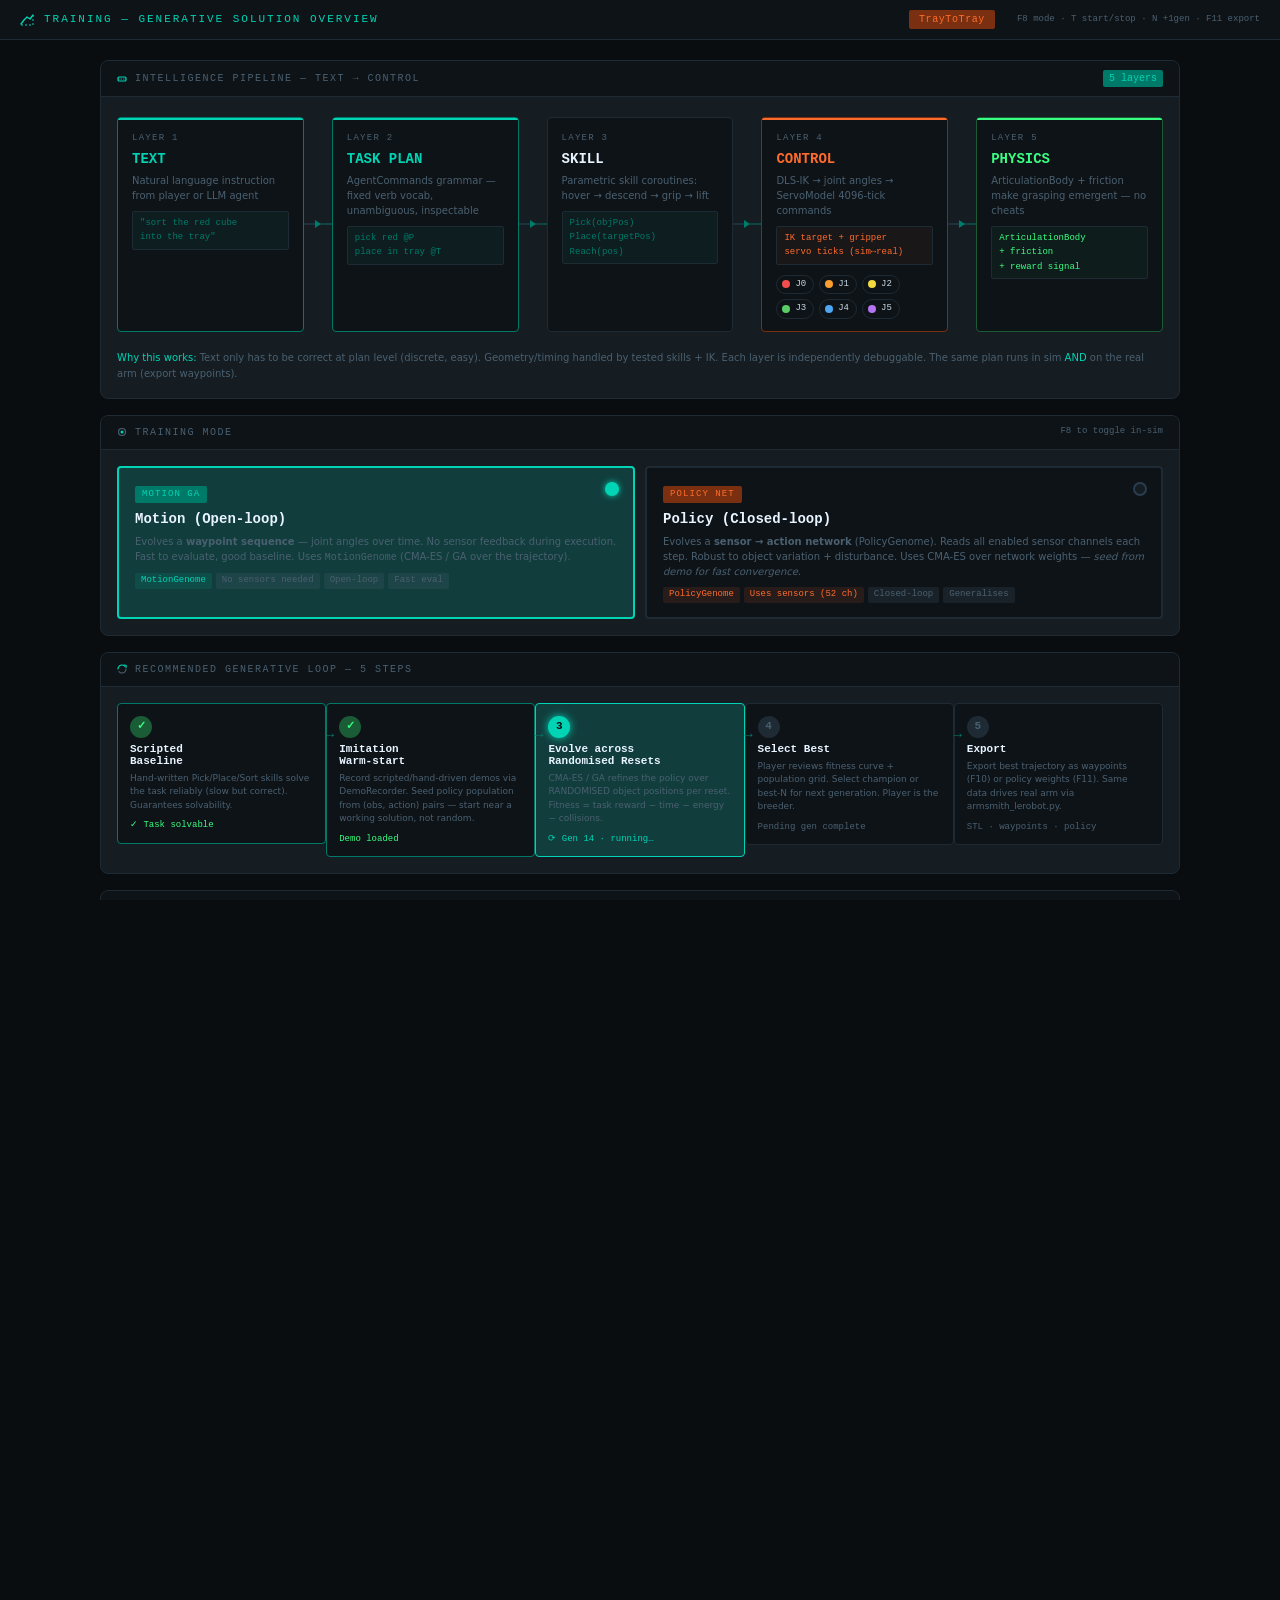
<file: design/ui_html/window-training.html>
<!DOCTYPE html>
<html lang="en">
<head>
<meta charset="UTF-8">
<meta name="viewport" content="width=device-width, initial-scale=1.0">
<title>ARMSMITH — Training &amp; Generative Solution</title>
<link rel="stylesheet" href="styles.css">
<style>
/* ============================================================
   window-training.html — Training / Generative Solution Overview
   ============================================================ */

body {
  background: var(--bg);
  display: flex;
  flex-direction: column;
  align-items: center;
  padding: 0 0 60px;
  min-height: 100vh;
}

/* ---- Top title bar ---- */
.trn-titlebar {
  width: 100%;
  display: flex;
  align-items: center;
  gap: 10px;
  padding: 10px 20px;
  background: var(--card2);
  border-bottom: 1px solid var(--border);
  position: sticky;
  top: 0;
  z-index: 20;
}
.trn-title {
  font-family: var(--font-mono);
  font-size: 11px;
  letter-spacing: .18em;
  text-transform: uppercase;
  color: var(--teal);
  flex: 1;
}
.trn-scenario-badge {
  font-family: var(--font-mono);
  font-size: 10px;
  padding: 2px 10px;
  border-radius: 2px;
  background: var(--orange-dim);
  color: var(--orange);
  letter-spacing: .06em;
}

/* ---- Root grid ---- */
.trn-root {
  width: 100%;
  max-width: 1120px;
  padding: 20px;
  display: flex;
  flex-direction: column;
  gap: 16px;
}

/* ---- Section block ---- */
.trn-block {
  background: var(--card);
  border: 1px solid var(--border);
  border-radius: var(--radius-lg);
  overflow: hidden;
}
.trn-block-head {
  display: flex;
  align-items: center;
  gap: 8px;
  padding: 9px 16px;
  background: var(--card2);
  border-bottom: 1px solid var(--border);
}
.trn-block-title {
  font-family: var(--font-mono);
  font-size: 10px;
  letter-spacing: .15em;
  text-transform: uppercase;
  color: var(--muted);
}
.trn-block-body {
  padding: 16px;
}

/* ================================================================
   PIPELINE DIAGRAM
   ================================================================ */
.pipeline-wrap {
  overflow-x: auto;
  padding: 4px 0 8px;
}
.pipeline {
  display: flex;
  align-items: stretch;
  gap: 0;
  min-width: 760px;
}

.pipe-node {
  flex: 1;
  background: var(--card2);
  border: 1px solid var(--border);
  border-radius: var(--radius);
  padding: 14px 14px 12px;
  display: flex;
  flex-direction: column;
  gap: 6px;
  position: relative;
  min-width: 130px;
}
.pipe-node.accent-teal   { border-color: var(--teal-dim);   }
.pipe-node.accent-orange { border-color: var(--orange-dim); }
.pipe-node.accent-green  { border-color: var(--green-dim);  }

.pipe-node::before {
  content: '';
  position: absolute;
  top: 0; left: 0; right: 0;
  height: 2px;
  border-radius: var(--radius) var(--radius) 0 0;
}
.pipe-node.accent-teal::before   { background: var(--teal); }
.pipe-node.accent-orange::before { background: var(--orange); }
.pipe-node.accent-green::before  { background: var(--green); }

.pipe-label {
  font-family: var(--font-mono);
  font-size: 9px;
  letter-spacing: .14em;
  text-transform: uppercase;
  color: var(--muted);
}
.pipe-title {
  font-family: var(--font-mono);
  font-size: 14px;
  font-weight: 700;
  color: var(--text-hi);
  line-height: 1.1;
}
.pipe-title.teal   { color: var(--teal); }
.pipe-title.orange { color: var(--orange); }
.pipe-title.green  { color: var(--green); }
.pipe-desc {
  font-family: var(--font-ui);
  font-size: 10px;
  color: var(--muted);
  line-height: 1.5;
}
.pipe-example {
  font-family: var(--font-mono);
  font-size: 9px;
  color: var(--teal-dim);
  background: rgba(0,212,180,.05);
  border: 1px solid var(--border);
  border-radius: 2px;
  padding: 4px 7px;
  line-height: 1.6;
  margin-top: 2px;
}
.pipe-example.orange { color: var(--orange); background: rgba(255,107,43,.05); border-color: var(--border); }

/* Arrow between nodes */
.pipe-arrow {
  display: flex;
  align-items: center;
  justify-content: center;
  flex-shrink: 0;
  width: 28px;
  position: relative;
}
.pipe-arrow::before {
  content: '';
  position: absolute;
  top: 50%;
  left: 0; right: 0;
  height: 1px;
  background: linear-gradient(90deg, var(--border-hi), var(--teal-dim));
  transform: translateY(-50%);
}
.pipe-arrow-head {
  width: 0; height: 0;
  border-left: 6px solid var(--teal-dim);
  border-top: 4px solid transparent;
  border-bottom: 4px solid transparent;
  position: relative;
  z-index: 1;
}

/* ================================================================
   TRAINING MODE SELECTOR
   ================================================================ */
.mode-select-row {
  display: grid;
  grid-template-columns: 1fr 1fr;
  gap: 10px;
}
.mode-card {
  background: var(--card2);
  border: 2px solid var(--border);
  border-radius: var(--radius);
  padding: 14px 16px;
  cursor: pointer;
  transition: all .15s;
  position: relative;
}
.mode-card:hover { border-color: var(--border-hi); }
.mode-card.active.motion { border-color: var(--teal); background: var(--teal-glow); }
.mode-card.active.policy { border-color: var(--orange); background: var(--orange-glow); }

.mode-badge {
  font-family: var(--font-mono);
  font-size: 9px;
  letter-spacing: .12em;
  text-transform: uppercase;
  padding: 2px 7px;
  border-radius: 2px;
  display: inline-block;
  margin-bottom: 6px;
}
.mode-badge.motion { background: var(--teal-dim);   color: var(--teal); }
.mode-badge.policy { background: var(--orange-dim); color: var(--orange); }
.mode-title {
  font-family: var(--font-mono);
  font-size: 14px;
  font-weight: 700;
  color: var(--text-hi);
  margin-bottom: 4px;
}
.mode-desc {
  font-family: var(--font-ui);
  font-size: 10px;
  color: var(--muted);
  line-height: 1.5;
  margin-bottom: 8px;
}
.mode-tags {
  display: flex;
  flex-wrap: wrap;
  gap: 4px;
}
.mode-tag {
  font-family: var(--font-mono);
  font-size: 9px;
  padding: 1px 6px;
  border-radius: 2px;
  background: rgba(74,96,112,.2);
  color: var(--muted);
}
.mode-tag.hi { background: rgba(0,212,180,.1); color: var(--teal); }
.mode-tag.hi.orange { background: rgba(255,107,43,.1); color: var(--orange); }
.mode-radio {
  position: absolute;
  top: 14px; right: 14px;
  width: 14px; height: 14px;
  border-radius: 50%;
  border: 2px solid var(--border-hi);
  background: var(--card);
  transition: all .15s;
}
.mode-card.active .mode-radio { border-color: var(--teal); background: var(--teal); box-shadow: 0 0 6px var(--teal); }
.mode-card.active.policy .mode-radio { border-color: var(--orange); background: var(--orange); box-shadow: 0 0 6px var(--orange); }

/* ================================================================
   GENERATIVE LOOP FLOW
   ================================================================ */
.loop-steps {
  display: flex;
  gap: 0;
  align-items: stretch;
  overflow-x: auto;
}
.loop-step {
  flex: 1;
  min-width: 150px;
  display: flex;
  flex-direction: column;
  align-items: center;
  position: relative;
}
.loop-step::after {
  content: '→';
  position: absolute;
  right: -8px;
  top: 22px;
  font-family: var(--font-mono);
  font-size: 14px;
  color: var(--teal-dim);
  z-index: 1;
}
.loop-step:last-child::after { display: none; }

.loop-step-inner {
  width: 100%;
  background: var(--card2);
  border: 1px solid var(--border);
  border-radius: var(--radius);
  padding: 12px 12px 10px;
  margin: 0 4px;
  display: flex;
  flex-direction: column;
  gap: 5px;
  transition: border-color .15s;
}
.loop-step-inner:hover { border-color: var(--border-hi); }
.loop-step-inner.done  { border-color: var(--teal-dim); }
.loop-step-inner.active { border-color: var(--teal); background: var(--teal-glow); }

.loop-num {
  width: 22px; height: 22px;
  border-radius: 50%;
  background: var(--teal-dim);
  color: var(--teal);
  font-family: var(--font-mono);
  font-size: 11px;
  font-weight: 700;
  display: flex;
  align-items: center;
  justify-content: center;
  flex-shrink: 0;
  align-self: flex-start;
}
.loop-num.done   { background: var(--green-dim);  color: var(--green); }
.loop-num.active { background: var(--teal); color: var(--bg); box-shadow: 0 0 8px var(--teal); }
.loop-num.future { background: var(--border); color: var(--muted); }

.loop-step-title {
  font-family: var(--font-mono);
  font-size: 11px;
  font-weight: 700;
  color: var(--text-hi);
  line-height: 1.1;
}
.loop-step-desc {
  font-family: var(--font-ui);
  font-size: 9px;
  color: var(--muted);
  line-height: 1.5;
}
.loop-step-metric {
  font-family: var(--font-mono);
  font-size: 9px;
  color: var(--teal);
  margin-top: 2px;
}

/* ================================================================
   TRAINING DASHBOARD
   ================================================================ */
.dash-grid {
  display: grid;
  grid-template-columns: 260px 1fr 180px;
  grid-template-rows: auto auto;
  gap: 12px;
}

/* Counter/stats column */
.dash-stats {
  grid-row: 1 / 3;
  display: flex;
  flex-direction: column;
  gap: 10px;
}
.dash-stat-card {
  background: var(--card2);
  border: 1px solid var(--border);
  border-radius: var(--radius);
  padding: 12px 14px;
}
.dash-stat-label {
  font-family: var(--font-mono);
  font-size: 9px;
  letter-spacing: .14em;
  text-transform: uppercase;
  color: var(--muted);
  margin-bottom: 4px;
}
.dash-stat-value {
  font-family: var(--font-mono);
  font-size: 30px;
  font-weight: 700;
  color: var(--teal);
  line-height: 1;
  letter-spacing: -.02em;
}
.dash-stat-value.orange { color: var(--orange); }
.dash-stat-value.green  { color: var(--green); }
.dash-stat-unit {
  font-family: var(--font-mono);
  font-size: 11px;
  color: var(--muted);
  margin-left: 4px;
}

/* Fitness chart */
.dash-chart {
  background: var(--card2);
  border: 1px solid var(--border);
  border-radius: var(--radius);
  padding: 10px 12px 8px;
  display: flex;
  flex-direction: column;
  gap: 6px;
}
.dash-chart-title {
  font-family: var(--font-mono);
  font-size: 9px;
  letter-spacing: .12em;
  text-transform: uppercase;
  color: var(--muted);
  display: flex;
  align-items: center;
  justify-content: space-between;
}
.chart-legend {
  display: flex;
  gap: 10px;
}
.chart-legend-item {
  display: flex;
  align-items: center;
  gap: 4px;
  font-size: 9px;
  color: var(--muted);
}
.chart-legend-line {
  width: 14px;
  height: 2px;
  border-radius: 1px;
}

.chart-svg-wrap {
  flex: 1;
  position: relative;
}

/* Success gauge */
.dash-gauge {
  grid-row: 1 / 3;
  background: var(--card2);
  border: 1px solid var(--border);
  border-radius: var(--radius);
  padding: 12px 12px 10px;
  display: flex;
  flex-direction: column;
  gap: 8px;
  align-items: center;
}
.gauge-title {
  font-family: var(--font-mono);
  font-size: 9px;
  letter-spacing: .12em;
  text-transform: uppercase;
  color: var(--muted);
  width: 100%;
  text-align: center;
}

/* Population grid */
.pop-grid {
  grid-column: 1 / 3;
  background: var(--card2);
  border: 1px solid var(--border);
  border-radius: var(--radius);
  padding: 10px 12px;
  display: flex;
  flex-direction: column;
  gap: 8px;
}
.pop-title {
  font-family: var(--font-mono);
  font-size: 9px;
  letter-spacing: .12em;
  text-transform: uppercase;
  color: var(--muted);
  display: flex;
  align-items: center;
  gap: 8px;
}
.pop-cells {
  display: grid;
  grid-template-columns: repeat(8, 1fr);
  gap: 4px;
}
.pop-cell {
  background: var(--card);
  border: 1px solid var(--border);
  border-radius: 3px;
  padding: 5px 4px 4px;
  cursor: pointer;
  transition: border-color .12s;
  display: flex;
  flex-direction: column;
  gap: 3px;
}
.pop-cell:hover { border-color: var(--teal-dim); }
.pop-cell.champ { border-color: var(--orange); }
.pop-cell.sel   { border-color: var(--teal); background: var(--teal-glow); }

.pop-cell-id {
  font-family: var(--font-mono);
  font-size: 8px;
  color: var(--text-dim);
  line-height: 1;
}
.pop-fit-bar {
  height: 3px;
  background: var(--border-hi);
  border-radius: 1px;
  overflow: hidden;
}
.pop-fit-fill {
  height: 100%;
  border-radius: 1px;
}
.pop-cell-score {
  font-family: var(--font-mono);
  font-size: 8px;
  color: var(--teal);
  text-align: center;
  line-height: 1;
}
.pop-cell.champ .pop-cell-score { color: var(--orange); }

/* Training buttons */
.dash-btns {
  background: var(--card2);
  border: 1px solid var(--border);
  border-radius: var(--radius);
  padding: 10px 12px;
  display: flex;
  flex-direction: column;
  gap: 6px;
}
.dash-btn-title {
  font-family: var(--font-mono);
  font-size: 9px;
  letter-spacing: .12em;
  text-transform: uppercase;
  color: var(--muted);
  margin-bottom: 2px;
}

/* ================================================================
   OBSERVATION READOUT
   ================================================================ */
.obs-grid {
  display: grid;
  grid-template-columns: repeat(3, 1fr);
  gap: 8px;
}
.obs-module {
  background: var(--card2);
  border: 1px solid var(--border);
  border-radius: var(--radius);
  padding: 10px 12px;
  display: flex;
  flex-direction: column;
  gap: 4px;
}
.obs-module.included { border-color: var(--teal-dim); }
.obs-module.excluded { opacity: .45; }

.obs-mod-head {
  display: flex;
  align-items: center;
  gap: 6px;
}
.obs-mod-name {
  font-family: var(--font-mono);
  font-size: 10px;
  color: var(--text);
  font-weight: 700;
}
.obs-ch-count {
  font-family: var(--font-mono);
  font-size: 9px;
  padding: 1px 6px;
  border-radius: 2px;
  background: var(--teal-dim);
  color: var(--teal);
  margin-left: auto;
}
.obs-ch-count.grey { background: rgba(74,96,112,.2); color: var(--muted); }
.obs-channels {
  display: flex;
  flex-wrap: wrap;
  gap: 3px;
  margin-top: 2px;
}
.obs-ch-tag {
  font-family: var(--font-mono);
  font-size: 8px;
  padding: 1px 5px;
  border-radius: 2px;
  background: rgba(0,212,180,.06);
  color: var(--teal-dim);
  border: 1px solid var(--border);
}
.obs-ch-tag.off { background: transparent; color: var(--text-dim); }

.obs-total {
  background: var(--card2);
  border: 1px solid var(--border-hi);
  border-radius: var(--radius);
  padding: 10px 14px;
  display: flex;
  align-items: center;
  gap: 14px;
  font-family: var(--font-mono);
}
.obs-total-num {
  font-size: 28px;
  font-weight: 700;
  color: var(--teal);
  line-height: 1;
}
.obs-total-lbl {
  font-size: 10px;
  color: var(--muted);
  letter-spacing: .08em;
  text-transform: uppercase;
}

/* Servo colour pills */
.servo-joints-row {
  display: flex;
  gap: 5px;
  flex-wrap: wrap;
  margin-top: 4px;
}
.servo-joint-pill {
  display: flex;
  align-items: center;
  gap: 5px;
  font-family: var(--font-mono);
  font-size: 9px;
  padding: 2px 7px 2px 5px;
  border-radius: 10px;
  background: var(--card2);
  border: 1px solid var(--border);
  color: var(--text);
}
.servo-pip {
  width: 8px; height: 8px;
  border-radius: 50%;
  flex-shrink: 0;
}

</style>
</head>
<body>

<!-- Title bar -->
<div class="trn-titlebar">
  <svg width="14" height="14" viewBox="0 0 14 14" fill="none">
    <polyline points="1,11 4,7 7,4 10,6 13,2" fill="none" stroke="var(--teal)" stroke-width="1.4" stroke-linecap="round" stroke-linejoin="round"/>
    <line x1="13" y1="2" x2="13" y2="12" stroke="var(--teal)" stroke-width="1" stroke-dasharray="2,2"/>
    <line x1="1" y1="12" x2="13" y2="12" stroke="var(--teal)" stroke-width="1" stroke-dasharray="2,2"/>
  </svg>
  <div class="trn-title">Training — Generative Solution Overview</div>
  <div class="trn-scenario-badge" id="active-scenario-badge">TrayToTray</div>
  <span style="font-family:var(--font-mono);font-size:9px;color:var(--muted);margin-left:12px;">F8 mode · T start/stop · N +1gen · F11 export</span>
</div>

<div class="trn-root">

  <!-- ================================================================
       1. PIPELINE DIAGRAM
       ================================================================ -->
  <div class="trn-block">
    <div class="trn-block-head">
      <svg width="10" height="10" viewBox="0 0 10 10" fill="none"><rect x="1" y="3" width="8" height="4" rx="1" stroke="var(--teal)" stroke-width="1.2"/><line x1="1" y1="5" x2="9" y2="5" stroke="var(--teal)" stroke-width=".8" stroke-dasharray="1.5,1"/></svg>
      <span class="trn-block-title">Intelligence Pipeline — Text → Control</span>
      <span class="panel-badge" style="margin-left:auto;">5 layers</span>
    </div>
    <div class="trn-block-body">
      <div class="pipeline-wrap">
        <div class="pipeline">

          <!-- Node 1: Text -->
          <div class="pipe-node accent-teal">
            <div class="pipe-label">Layer 1</div>
            <div class="pipe-title teal">TEXT</div>
            <div class="pipe-desc">Natural language instruction from player or LLM agent</div>
            <div class="pipe-example">"sort the red cube<br>into the tray"</div>
          </div>
          <div class="pipe-arrow"><div class="pipe-arrow-head"></div></div>

          <!-- Node 2: Task Plan -->
          <div class="pipe-node accent-teal">
            <div class="pipe-label">Layer 2</div>
            <div class="pipe-title teal">TASK PLAN</div>
            <div class="pipe-desc">AgentCommands grammar — fixed verb vocab, unambiguous, inspectable</div>
            <div class="pipe-example">pick red @P<br>place in tray @T</div>
          </div>
          <div class="pipe-arrow"><div class="pipe-arrow-head"></div></div>

          <!-- Node 3: Skill -->
          <div class="pipe-node">
            <div class="pipe-label">Layer 3</div>
            <div class="pipe-title">SKILL</div>
            <div class="pipe-desc">Parametric skill coroutines: hover → descend → grip → lift</div>
            <div class="pipe-example">Pick(objPos)<br>Place(targetPos)<br>Reach(pos)</div>
          </div>
          <div class="pipe-arrow"><div class="pipe-arrow-head"></div></div>

          <!-- Node 4: Control -->
          <div class="pipe-node accent-orange">
            <div class="pipe-label">Layer 4</div>
            <div class="pipe-title orange">CONTROL</div>
            <div class="pipe-desc">DLS-IK → joint angles → ServoModel 4096-tick commands</div>
            <div class="pipe-example orange">IK target + gripper<br>servo ticks (sim↔real)</div>
            <div style="margin-top:4px;" class="servo-joints-row">
              <div class="servo-joint-pill"><div class="servo-pip" style="background:#f24d4d"></div>J0</div>
              <div class="servo-joint-pill"><div class="servo-pip" style="background:#fa9e33"></div>J1</div>
              <div class="servo-joint-pill"><div class="servo-pip" style="background:#f2d940"></div>J2</div>
              <div class="servo-joint-pill"><div class="servo-pip" style="background:#59cc66"></div>J3</div>
              <div class="servo-joint-pill"><div class="servo-pip" style="background:#4da6f2"></div>J4</div>
              <div class="servo-joint-pill"><div class="servo-pip" style="background:#b373f2"></div>J5</div>
            </div>
          </div>
          <div class="pipe-arrow"><div class="pipe-arrow-head"></div></div>

          <!-- Node 5: Physics -->
          <div class="pipe-node accent-green">
            <div class="pipe-label">Layer 5</div>
            <div class="pipe-title green">PHYSICS</div>
            <div class="pipe-desc">ArticulationBody + friction make grasping emergent — no cheats</div>
            <div class="pipe-example" style="color:var(--green);background:rgba(57,255,130,.04);">ArticulationBody<br>+ friction<br>+ reward signal</div>
          </div>

        </div><!-- /pipeline -->
      </div><!-- /pipeline-wrap -->

      <div style="margin-top:10px;font-family:var(--font-ui);font-size:10px;color:var(--muted);line-height:1.6;">
        <span style="color:var(--teal);">Why this works:</span> Text only has to be correct at plan level (discrete, easy). Geometry/timing handled by tested skills + IK.
        Each layer is independently debuggable. The same plan runs in sim <span style="color:var(--teal);">AND</span> on the real arm (export waypoints).
      </div>
    </div>
  </div>

  <!-- ================================================================
       2. TRAINING MODE SELECTOR
       ================================================================ -->
  <div class="trn-block">
    <div class="trn-block-head">
      <svg width="10" height="10" viewBox="0 0 10 10" fill="none"><circle cx="5" cy="5" r="3.5" stroke="var(--muted)" stroke-width="1.2"/><circle cx="5" cy="5" r="1.5" fill="var(--teal)"/></svg>
      <span class="trn-block-title">Training Mode</span>
      <span style="margin-left:auto;font-family:var(--font-mono);font-size:9px;color:var(--muted);">F8 to toggle in-sim</span>
    </div>
    <div class="trn-block-body">
      <div class="mode-select-row">

        <div class="mode-card motion active" id="mode-motion" onclick="selMode('motion')">
          <div class="mode-radio"></div>
          <div class="mode-badge motion">Motion GA</div>
          <div class="mode-title">Motion (Open-loop)</div>
          <div class="mode-desc">
            Evolves a <strong>waypoint sequence</strong> — joint angles over time.
            No sensor feedback during execution. Fast to evaluate, good baseline.
            Uses <code>MotionGenome</code> (CMA-ES / GA over the trajectory).
          </div>
          <div class="mode-tags">
            <span class="mode-tag hi">MotionGenome</span>
            <span class="mode-tag">No sensors needed</span>
            <span class="mode-tag">Open-loop</span>
            <span class="mode-tag">Fast eval</span>
          </div>
        </div>

        <div class="mode-card policy" id="mode-policy" onclick="selMode('policy')">
          <div class="mode-radio"></div>
          <div class="mode-badge policy">Policy Net</div>
          <div class="mode-title">Policy (Closed-loop)</div>
          <div class="mode-desc">
            Evolves a <strong>sensor → action network</strong> (PolicyGenome). Reads all
            enabled sensor channels each step. Robust to object variation + disturbance.
            Uses CMA-ES over network weights — <em>seed from demo for fast convergence</em>.
          </div>
          <div class="mode-tags">
            <span class="mode-tag hi orange">PolicyGenome</span>
            <span class="mode-tag hi orange">Uses sensors (52 ch)</span>
            <span class="mode-tag">Closed-loop</span>
            <span class="mode-tag">Generalises</span>
          </div>
        </div>

      </div>
    </div>
  </div>

  <!-- ================================================================
       3. GENERATIVE LOOP FLOW
       ================================================================ -->
  <div class="trn-block">
    <div class="trn-block-head">
      <svg width="10" height="10" viewBox="0 0 10 10" fill="none"><path d="M1 5a4 4 0 0 1 4-4 4 4 0 0 1 3 1.4" stroke="var(--teal)" stroke-width="1.2" fill="none" stroke-linecap="round"/><path d="M9 5a4 4 0 0 1-4 4 4 4 0 0 1-3-1.4" stroke="var(--muted)" stroke-width="1.2" fill="none" stroke-linecap="round"/><polyline points="7,1 9.4,1.4 9,3.8" fill="none" stroke="var(--teal)" stroke-width="1" stroke-linecap="round" stroke-linejoin="round"/></svg>
      <span class="trn-block-title">Recommended Generative Loop — 5 Steps</span>
    </div>
    <div class="trn-block-body">
      <div class="loop-steps">

        <!-- Step 1 -->
        <div class="loop-step">
          <div class="loop-step-inner done">
            <div class="loop-num done">✓</div>
            <div class="loop-step-title">Scripted<br>Baseline</div>
            <div class="loop-step-desc">Hand-written Pick/Place/Sort skills solve the task reliably (slow but correct). Guarantees solvability.</div>
            <div class="loop-step-metric" style="color:var(--green);">✓ Task solvable</div>
          </div>
        </div>

        <!-- Step 2 -->
        <div class="loop-step">
          <div class="loop-step-inner done">
            <div class="loop-num done">✓</div>
            <div class="loop-step-title">Imitation<br>Warm-start</div>
            <div class="loop-step-desc">Record scripted/hand-driven demos via DemoRecorder. Seed policy population from (obs, action) pairs — start near a working solution, not random.</div>
            <div class="loop-step-metric" style="color:var(--green);">Demo loaded</div>
          </div>
        </div>

        <!-- Step 3 -->
        <div class="loop-step">
          <div class="loop-step-inner active">
            <div class="loop-num active">3</div>
            <div class="loop-step-title">Evolve across<br>Randomised Resets</div>
            <div class="loop-step-desc">CMA-ES / GA refines the policy over RANDOMISED object positions per reset. Fitness = task reward − time − energy − collisions.</div>
            <div class="loop-step-metric">⟳ Gen 14 · running…</div>
          </div>
        </div>

        <!-- Step 4 -->
        <div class="loop-step">
          <div class="loop-step-inner">
            <div class="loop-num future">4</div>
            <div class="loop-step-title">Select Best</div>
            <div class="loop-step-desc">Player reviews fitness curve + population grid. Select champion or best-N for next generation. Player is the breeder.</div>
            <div class="loop-step-metric" style="color:var(--muted);">Pending gen complete</div>
          </div>
        </div>

        <!-- Step 5 -->
        <div class="loop-step">
          <div class="loop-step-inner">
            <div class="loop-num future">5</div>
            <div class="loop-step-title">Export</div>
            <div class="loop-step-desc">Export best trajectory as waypoints (F10) or policy weights (F11). Same data drives real arm via armsmith_lerobot.py.</div>
            <div class="loop-step-metric" style="color:var(--muted);">STL · waypoints · policy</div>
          </div>
        </div>

      </div><!-- /loop-steps -->
    </div>
  </div>

  <!-- ================================================================
       4. LIVE TRAINING DASHBOARD
       ================================================================ -->
  <div class="trn-block">
    <div class="trn-block-head">
      <svg width="10" height="10" viewBox="0 0 10 10" fill="none"><rect x="1" y="1" width="8" height="8" rx="1" stroke="var(--teal)" stroke-width="1.2"/><polyline points="2,8 4,5 6,6 8,3" fill="none" stroke="var(--teal)" stroke-width="1" stroke-linecap="round" stroke-linejoin="round"/></svg>
      <span class="trn-block-title">Live Training Dashboard</span>
      <span class="panel-badge orange" id="training-status" style="margin-left:auto;">● TRAINING</span>
    </div>
    <div class="trn-block-body">

      <div class="dash-grid">

        <!-- Stats column -->
        <div class="dash-stats">

          <div class="dash-stat-card">
            <div class="dash-stat-label">Generation</div>
            <div class="dash-stat-value" id="gen-counter">14<span class="dash-stat-unit">/ ∞</span></div>
          </div>

          <div class="dash-stat-card">
            <div class="dash-stat-label">Best Fitness</div>
            <div class="dash-stat-value orange" id="best-fitness">0.847</div>
          </div>

          <div class="dash-stat-card">
            <div class="dash-stat-label">Pop. Mean Fitness</div>
            <div class="dash-stat-value" style="font-size:22px;" id="mean-fitness">0.613</div>
          </div>

          <div class="dash-stat-card">
            <div class="dash-stat-label">Evaluations (total)</div>
            <div class="dash-stat-value" style="font-size:22px;">224</div>
          </div>

          <div class="dash-stat-card">
            <div class="dash-stat-label">Time Elapsed</div>
            <div class="dash-stat-value" style="font-size:22px;" id="elapsed-time">04:17</div>
          </div>

        </div><!-- /dash-stats -->

        <!-- Fitness chart -->
        <div class="dash-chart">
          <div class="dash-chart-title">
            Fitness Over Generations
            <div class="chart-legend">
              <div class="chart-legend-item">
                <div class="chart-legend-line" style="background:var(--teal)"></div> Best
              </div>
              <div class="chart-legend-item">
                <div class="chart-legend-line" style="background:var(--muted)"></div> Mean
              </div>
            </div>
          </div>
          <div class="chart-svg-wrap">
            <svg id="fitness-chart" viewBox="0 0 520 140" width="100%" height="140" xmlns="http://www.w3.org/2000/svg" style="display:block;overflow:visible;">

              <!-- Grid lines -->
              <defs>
                <linearGradient id="fillGrad" x1="0" y1="0" x2="0" y2="1">
                  <stop offset="0%" stop-color="#00d4b4" stop-opacity="0.18"/>
                  <stop offset="100%" stop-color="#00d4b4" stop-opacity="0"/>
                </linearGradient>
              </defs>

              <!-- Y-axis grid -->
              <line x1="40" y1="10" x2="510" y2="10" stroke="#1e2a34" stroke-width="1"/>
              <line x1="40" y1="42" x2="510" y2="42" stroke="#1e2a34" stroke-width="1"/>
              <line x1="40" y1="75" x2="510" y2="75" stroke="#1e2a34" stroke-width="1"/>
              <line x1="40" y1="107" x2="510" y2="107" stroke="#1e2a34" stroke-width="1"/>
              <line x1="40" y1="130" x2="510" y2="130" stroke="#2a3d50" stroke-width="1"/>

              <!-- Y labels -->
              <text x="34" y="13"  fill="#4a6070" font-family="Courier New" font-size="9" text-anchor="end">1.0</text>
              <text x="34" y="45"  fill="#4a6070" font-family="Courier New" font-size="9" text-anchor="end">0.75</text>
              <text x="34" y="78"  fill="#4a6070" font-family="Courier New" font-size="9" text-anchor="end">0.50</text>
              <text x="34" y="110" fill="#4a6070" font-family="Courier New" font-size="9" text-anchor="end">0.25</text>
              <text x="34" y="133" fill="#4a6070" font-family="Courier New" font-size="9" text-anchor="end">0.0</text>

              <!-- X labels (gen 1..14) -->
              <text x="40"  y="143" fill="#4a6070" font-family="Courier New" font-size="8" text-anchor="middle">1</text>
              <text x="80"  y="143" fill="#4a6070" font-family="Courier New" font-size="8" text-anchor="middle">2</text>
              <text x="120" y="143" fill="#4a6070" font-family="Courier New" font-size="8" text-anchor="middle">3</text>
              <text x="160" y="143" fill="#4a6070" font-family="Courier New" font-size="8" text-anchor="middle">4</text>
              <text x="200" y="143" fill="#4a6070" font-family="Courier New" font-size="8" text-anchor="middle">5</text>
              <text x="240" y="143" fill="#4a6070" font-family="Courier New" font-size="8" text-anchor="middle">6</text>
              <text x="280" y="143" fill="#4a6070" font-family="Courier New" font-size="8" text-anchor="middle">7</text>
              <text x="320" y="143" fill="#4a6070" font-family="Courier New" font-size="8" text-anchor="middle">8</text>
              <text x="360" y="143" fill="#4a6070" font-family="Courier New" font-size="8" text-anchor="middle">9</text>
              <text x="400" y="143" fill="#4a6070" font-family="Courier New" font-size="8" text-anchor="middle">10</text>
              <text x="440" y="143" fill="#4a6070" font-family="Courier New" font-size="8" text-anchor="middle">11</text>
              <text x="480" y="143" fill="#4a6070" font-family="Courier New" font-size="8" text-anchor="middle">12</text>
              <text x="510" y="143" fill="#4a6070" font-family="Courier New" font-size="8" text-anchor="middle">14</text>

              <!-- BEST fitness fill area (ascending curve, gen1→14) -->
              <!-- Points mapped: gen1=0.18, 2=0.27, 3=0.36, 4=0.42, 5=0.50, 6=0.55, 7=0.61, 8=0.66, 9=0.70, 10=0.74, 11=0.78, 12=0.81, 13=0.83, 14=0.847 -->
              <!-- y = 130 - val*120  (0→130, 1.0→10) -->
              <polygon
                points="40,108  80,97  120,86  160,79  200,70  240,64  280,57  320,51  360,46  400,41  440,36  480,33  510,29  510,130  40,130"
                fill="url(#fillGrad)"/>

              <!-- MEAN fitness line -->
              <!-- mean: 0.10, 0.16, 0.22, 0.28, 0.35, 0.40, 0.46, 0.50, 0.54, 0.57, 0.59, 0.60, 0.61 -->
              <polyline
                points="40,118  80,111  120,103  160,96  200,88  240,82  280,75  320,70  360,65  400,62  440,59  480,58  510,57"
                fill="none" stroke="#4a6070" stroke-width="1.4" stroke-linejoin="round"/>

              <!-- BEST fitness line -->
              <polyline
                points="40,108  80,97  120,86  160,79  200,70  240,64  280,57  320,51  360,46  400,41  440,36  480,33  510,29"
                fill="none" stroke="#00d4b4" stroke-width="2" stroke-linejoin="round" stroke-linecap="round"/>

              <!-- Current gen indicator -->
              <line x1="510" y1="10" x2="510" y2="130" stroke="#ff6b2b" stroke-width="1" stroke-dasharray="3,3"/>
              <circle cx="510" cy="29" r="4" fill="#ff6b2b"/>
              <text x="504" y="26" fill="#ff6b2b" font-family="Courier New" font-size="8" text-anchor="end">0.847</text>

              <!-- Demo seed marker (gen2) -->
              <line x1="80" y1="10" x2="80" y2="130" stroke="#4a6070" stroke-width="1" stroke-dasharray="2,3"/>
              <text x="82" y="22" fill="#4a6070" font-family="Courier New" font-size="8">demo seed</text>

            </svg>
          </div><!-- /chart-svg-wrap -->
        </div><!-- /dash-chart -->

        <!-- Success rate gauge -->
        <div class="dash-gauge">
          <div class="gauge-title">Success Rate<br>over 20 random resets</div>

          <svg viewBox="0 0 140 80" width="140" height="80">
            <!-- Arc background -->
            <path d="M 14 75 A 56 56 0 0 1 126 75" fill="none" stroke="#1e2a34" stroke-width="12" stroke-linecap="round"/>
            <!-- Arc fill: 72% success = 0.72 of 180° arc -->
            <!-- Arc from 180deg to 180+72%*180=310deg (sweep ~130°) -->
            <path d="M 14 75 A 56 56 0 0 1 108 28" fill="none" stroke="#00d4b4" stroke-width="12" stroke-linecap="round" opacity=".9"/>
            <!-- Needle -->
            <line x1="70" y1="75" x2="108" y2="28" stroke="#ff6b2b" stroke-width="2.5" stroke-linecap="round"/>
            <circle cx="70" cy="75" r="5" fill="#ff6b2b"/>
            <!-- Labels -->
            <text x="10" y="88" fill="#4a6070" font-family="Courier New" font-size="9">0%</text>
            <text x="120" y="88" fill="#4a6070" font-family="Courier New" font-size="9" text-anchor="end">100%</text>
            <text x="70" y="58" fill="#00d4b4" font-family="Courier New" font-size="16" font-weight="bold" text-anchor="middle">72%</text>
          </svg>

          <div style="font-family:var(--font-mono);font-size:9px;color:var(--muted);text-align:center;line-height:1.6;">
            14 / 20 resets solved<br>
            <span style="color:var(--teal);">↑ 12% from gen 10</span>
          </div>

          <!-- Mini per-reset grid -->
          <div style="display:grid;grid-template-columns:repeat(5,1fr);gap:3px;width:100%;">
            <!-- 14 green, 6 red = 14 out of 20 -->
            <script>
              for(var i=0;i<20;i++){
                document.write('<div style="height:8px;border-radius:1px;background:'+(i<14?'var(--green)':'var(--red-dim)')+'"></div>');
              }
            </script>
          </div>
          <div style="font-family:var(--font-mono);font-size:8px;color:var(--muted);text-align:center;">■ pass  ■ fail</div>
        </div><!-- /dash-gauge -->

        <!-- Population grid -->
        <div class="pop-grid">
          <div class="pop-title">
            Population — Generation 14
            <span class="panel-badge" style="font-size:8px;">16 individuals</span>
            <span style="margin-left:auto;font-size:9px;color:var(--muted);">click to select · champ = orange border</span>
          </div>
          <div class="pop-cells" id="pop-cells">
            <!-- Generated by JS below -->
          </div>
        </div>

        <!-- Control buttons -->
        <div class="dash-btns">
          <div class="dash-btn-title">Controls</div>
          <button class="btn btn-orange btn-full" id="btn-startstop" onclick="toggleTraining()">
            ■ Stop Training
          </button>
          <button class="btn btn-sm btn-full" onclick="nextGen()">
            +1 Gen  <kbd style="font-size:9px;margin-left:auto;color:var(--muted);">N</kbd>
          </button>
          <button class="btn btn-sm btn-full" onclick="seedFromDemo()">
            ⟳ Seed from Demo
          </button>
          <button class="btn btn-sm btn-full btn-green" onclick="exportBest()">
            ↓ Export Best  <kbd style="font-size:9px;margin-left:auto;color:var(--muted);">F11</kbd>
          </button>
          <div style="height:1px;background:var(--border);margin:2px 0;"></div>
          <button class="btn btn-sm btn-full" onclick="resetTraining()">
            Reset to Gen 0
          </button>
        </div>

      </div><!-- /dash-grid -->
    </div>
  </div>

  <!-- ================================================================
       5. OBSERVATION COMPOSITION
       ================================================================ -->
  <div class="trn-block">
    <div class="trn-block-head">
      <svg width="10" height="10" viewBox="0 0 10 10" fill="none"><rect x="1" y="1" width="8" height="8" rx="1" stroke="var(--muted)" stroke-width="1.2"/><line x1="3" y1="4" x2="7" y2="4" stroke="var(--teal)" stroke-width="1"/><line x1="3" y1="6" x2="6" y2="6" stroke="var(--teal)" stroke-width="1"/></svg>
      <span class="trn-block-title">Observation Composition — Policy Input Channels</span>
      <div style="margin-left:auto;display:flex;align-items:center;gap:8px;">
        <div class="obs-total">
          <span class="obs-total-num" id="obs-total-num">52</span>
          <span class="obs-total-lbl">channels<br>total</span>
        </div>
      </div>
    </div>
    <div class="trn-block-body" style="display:flex;flex-direction:column;gap:12px;">

      <div style="font-family:var(--font-ui);font-size:10px;color:var(--muted);line-height:1.6;">
        The policy network receives a flat observation vector concatenated from all <em>included</em> sensor modules each step.
        Toggle modules in <strong>Options → Sensors</strong>. Excluded modules are zeroed — their weights still exist but contribute nothing.
      </div>

      <div class="obs-grid">

        <!-- MotorEncoders -->
        <div class="obs-module included" onclick="toggleModule(this,24)">
          <div class="obs-mod-head">
            <div class="obs-mod-name">MotorEncoders</div>
            <span class="obs-ch-count">24 ch</span>
          </div>
          <div style="font-family:var(--font-ui);font-size:9px;color:var(--muted);">4 values × 6 joints</div>
          <div class="obs-channels">
            <span class="obs-ch-tag">pos×6</span>
            <span class="obs-ch-tag">vel×6</span>
            <span class="obs-ch-tag">torque×6</span>
            <span class="obs-ch-tag">target×6</span>
          </div>
          <!-- Servo colour chips -->
          <div style="display:flex;gap:3px;margin-top:4px;">
            <div style="width:10px;height:10px;border-radius:2px;background:#f24d4d;" title="J0 base-yaw"></div>
            <div style="width:10px;height:10px;border-radius:2px;background:#fa9e33;" title="J1 shoulder"></div>
            <div style="width:10px;height:10px;border-radius:2px;background:#f2d940;" title="J2 elbow"></div>
            <div style="width:10px;height:10px;border-radius:2px;background:#59cc66;" title="J3 wrist-pitch"></div>
            <div style="width:10px;height:10px;border-radius:2px;background:#4da6f2;" title="J4 wrist-roll"></div>
            <div style="width:10px;height:10px;border-radius:2px;background:#b373f2;" title="J5 claw"></div>
          </div>
        </div>

        <!-- IMU -->
        <div class="obs-module included" onclick="toggleModule(this,9)">
          <div class="obs-mod-head">
            <div class="obs-mod-name">IMU</div>
            <span class="obs-ch-count">9 ch</span>
          </div>
          <div style="font-family:var(--font-ui);font-size:9px;color:var(--muted);">Base-mounted inertial</div>
          <div class="obs-channels">
            <span class="obs-ch-tag">accel.xyz</span>
            <span class="obs-ch-tag">gyro.xyz</span>
            <span class="obs-ch-tag">orient.xyz</span>
          </div>
        </div>

        <!-- RangeFinder -->
        <div class="obs-module included" onclick="toggleModule(this,1)">
          <div class="obs-mod-head">
            <div class="obs-mod-name">RangeFinder</div>
            <span class="obs-ch-count">1 ch</span>
          </div>
          <div style="font-family:var(--font-ui);font-size:9px;color:var(--muted);">Single-beam wrist range</div>
          <div class="obs-channels">
            <span class="obs-ch-tag">dist_m</span>
          </div>
        </div>

        <!-- Lidar2D -->
        <div class="obs-module excluded" id="mod-lidar" onclick="toggleModule(this,16)">
          <div class="obs-mod-head">
            <div class="obs-mod-name">Lidar2D</div>
            <span class="obs-ch-count grey">16 ch</span>
          </div>
          <div style="font-family:var(--font-ui);font-size:9px;color:var(--muted);">Excluded — enable in Options</div>
          <div class="obs-channels">
            <span class="obs-ch-tag off">ray×16</span>
          </div>
        </div>

        <!-- DepthCamera -->
        <div class="obs-module excluded" id="mod-depth" onclick="toggleModule(this,1)">
          <div class="obs-mod-head">
            <div class="obs-mod-name">DepthCamera</div>
            <span class="obs-ch-count grey">1 ch</span>
          </div>
          <div style="font-family:var(--font-ui);font-size:9px;color:var(--muted);">Excluded — high cost</div>
          <div class="obs-channels">
            <span class="obs-ch-tag off">depth_patch</span>
          </div>
        </div>

        <!-- EFlesh Tactile -->
        <div class="obs-module included" onclick="toggleModule(this,1)">
          <div class="obs-mod-head">
            <div class="obs-mod-name">EFlesh Tactile</div>
            <span class="obs-ch-count">1 ch</span>
          </div>
          <div style="font-family:var(--font-ui);font-size:9px;color:var(--muted);">Fingertip contact pressure</div>
          <div class="obs-channels">
            <span class="obs-ch-tag">contact_force</span>
          </div>
        </div>

      </div><!-- /obs-grid -->

      <!-- Active channel breakdown bar -->
      <div style="background:var(--card2);border:1px solid var(--border);border-radius:var(--radius);padding:10px 14px;">
        <div style="font-family:var(--font-mono);font-size:9px;color:var(--muted);letter-spacing:.1em;text-transform:uppercase;margin-bottom:8px;">
          Channel allocation (52 active)
        </div>
        <div style="display:flex;height:14px;border-radius:3px;overflow:hidden;gap:1px;">
          <div style="flex:24;background:#007a68;" title="MotorEncoders 24ch"></div>
          <div style="flex:9; background:#4a6070;" title="IMU 9ch"></div>
          <div style="flex:1; background:#2a3d50;" title="RangeFinder 1ch"></div>
          <div style="flex:1; background:#1a2a35;" title="Tactile 1ch"></div>
          <div style="flex:17;background:#0e1318;border:1px solid #1e2a34;" title="Lidar+Depth (excluded)"></div>
        </div>
        <div style="display:flex;gap:14px;margin-top:6px;flex-wrap:wrap;">
          <div style="display:flex;align-items:center;gap:4px;font-family:var(--font-mono);font-size:8px;color:var(--muted);">
            <div style="width:10px;height:6px;background:#007a68;border-radius:1px;"></div>Encoders 24
          </div>
          <div style="display:flex;align-items:center;gap:4px;font-family:var(--font-mono);font-size:8px;color:var(--muted);">
            <div style="width:10px;height:6px;background:#4a6070;border-radius:1px;"></div>IMU 9
          </div>
          <div style="display:flex;align-items:center;gap:4px;font-family:var(--font-mono);font-size:8px;color:var(--muted);">
            <div style="width:10px;height:6px;background:#2a3d50;border-radius:1px;"></div>Range+Tactile 2
          </div>
          <div style="display:flex;align-items:center;gap:4px;font-family:var(--font-mono);font-size:8px;color:var(--muted);">
            <div style="width:10px;height:6px;background:#0e1318;border:1px solid #1e2a34;border-radius:1px;"></div>Excluded 17
          </div>
        </div>
      </div>

      <!-- Fitness formula -->
      <div style="background:var(--card2);border:1px solid var(--border);border-radius:var(--radius);padding:10px 14px;">
        <div style="font-family:var(--font-mono);font-size:9px;color:var(--muted);letter-spacing:.1em;text-transform:uppercase;margin-bottom:6px;">
          Fitness Function
        </div>
        <div style="font-family:var(--font-mono);font-size:12px;color:var(--text-hi);line-height:2;">
          <span style="color:var(--green);">F</span> =
          <span style="color:var(--teal);">task_reward</span>
          <span style="color:var(--muted);">−</span>
          <span style="color:var(--orange);">λ₁·time</span>
          <span style="color:var(--muted);">−</span>
          <span style="color:var(--orange);">λ₂·energy</span>
          <span style="color:var(--muted);">−</span>
          <span style="color:var(--red);">λ₃·collisions</span>
        </div>
        <div style="font-family:var(--font-ui);font-size:9px;color:var(--muted);margin-top:4px;line-height:1.6;">
          energy = Σ|τ·Δθ| over all joints per step &nbsp;·&nbsp;
          λ₁=0.05 &nbsp;·&nbsp; λ₂=0.02 &nbsp;·&nbsp; λ₃=0.10 &nbsp;·&nbsp;
          success rate measured over K=20 randomised resets (not single run)
        </div>
      </div>

    </div>
  </div>

</div><!-- /trn-root -->

<script>
  // Servo colours
  const SERVO_COLOURS = ['#f24d4d','#fa9e33','#f2d940','#59cc66','#4da6f2','#b373f2'];

  // Fake population fitness data
  const popData = [
    {id:'#01',fit:0.847,sel:true,champ:true},
    {id:'#02',fit:0.811,sel:false,champ:false},
    {id:'#03',fit:0.796,sel:true,champ:false},
    {id:'#04',fit:0.774,sel:false,champ:false},
    {id:'#05',fit:0.761,sel:false,champ:false},
    {id:'#06',fit:0.749,sel:false,champ:false},
    {id:'#07',fit:0.733,sel:false,champ:false},
    {id:'#08',fit:0.718,sel:false,champ:false},
    {id:'#09',fit:0.702,sel:false,champ:false},
    {id:'#10',fit:0.681,sel:false,champ:false},
    {id:'#11',fit:0.655,sel:false,champ:false},
    {id:'#12',fit:0.632,sel:false,champ:false},
    {id:'#13',fit:0.601,sel:false,champ:false},
    {id:'#14',fit:0.574,sel:false,champ:false},
    {id:'#15',fit:0.541,sel:false,champ:false},
    {id:'#16',fit:0.498,sel:false,champ:false},
  ];

  function fitColour(f) {
    if (f >= 0.8) return '#00d4b4';
    if (f >= 0.65) return '#59cc66';
    if (f >= 0.5) return '#f2d940';
    return '#ff6b2b';
  }

  function buildPopGrid() {
    const container = document.getElementById('pop-cells');
    container.innerHTML = '';
    popData.forEach((p, i) => {
      const div = document.createElement('div');
      div.className = 'pop-cell' + (p.champ ? ' champ' : '') + (p.sel ? ' sel' : '');
      div.innerHTML = `
        <div class="pop-cell-id">${p.id}</div>
        <div class="pop-fit-bar"><div class="pop-fit-fill" style="width:${Math.round(p.fit*100)}%;background:${fitColour(p.fit)};"></div></div>
        <div class="pop-cell-score">${p.fit.toFixed(3)}</div>
      `;
      div.onclick = function() { togglePop(div, i); };
      container.appendChild(div);
    });
  }

  function togglePop(el, i) {
    el.classList.toggle('sel');
    popData[i].sel = el.classList.contains('sel');
  }

  buildPopGrid();

  // Training toggle
  let trainingActive = true;
  let seconds = 4*60+17;
  let timerHandle = null;

  function toggleTraining() {
    trainingActive = !trainingActive;
    const btn = document.getElementById('btn-startstop');
    const badge = document.getElementById('training-status');
    if (trainingActive) {
      btn.textContent = '■ Stop Training';
      btn.classList.add('btn-orange');
      btn.classList.remove('btn-green');
      badge.textContent = '● TRAINING';
      badge.style.background = 'var(--orange-dim)';
      badge.style.color = 'var(--orange)';
      startTimer();
    } else {
      btn.textContent = '▶ Start Training';
      btn.classList.remove('btn-orange');
      btn.classList.add('btn-green');
      badge.textContent = '◼ PAUSED';
      badge.style.background = 'var(--border)';
      badge.style.color = 'var(--muted)';
      if (timerHandle) { clearInterval(timerHandle); timerHandle = null; }
    }
  }

  function startTimer() {
    if (timerHandle) return;
    timerHandle = setInterval(() => {
      seconds++;
      const m = String(Math.floor(seconds/60)).padStart(2,'0');
      const s = String(seconds%60).padStart(2,'0');
      const el = document.getElementById('elapsed-time');
      if (el) el.textContent = m + ':' + s;
    }, 1000);
  }
  startTimer();

  let gen = 14;
  function nextGen() {
    gen++;
    const el = document.getElementById('gen-counter');
    if (el) el.innerHTML = gen + '<span class="dash-stat-unit">/ ∞</span>';
    // Bump fitness a tiny bit
    const newBest = Math.min(0.99, parseFloat(document.getElementById('best-fitness').textContent) + (Math.random()*0.015)).toFixed(3);
    document.getElementById('best-fitness').textContent = newBest;
    console.log('+1 Gen:', gen);
  }

  function seedFromDemo() {
    console.log('Seed population from demo recording');
  }

  function exportBest() {
    console.log('Export best genome — F11');
  }

  function resetTraining() {
    gen = 0;
    seconds = 0;
    document.getElementById('gen-counter').innerHTML = '0<span class="dash-stat-unit">/ ∞</span>';
    document.getElementById('best-fitness').textContent = '0.000';
    document.getElementById('mean-fitness').textContent = '0.000';
    console.log('Training reset');
  }

  function selMode(mode) {
    document.getElementById('mode-motion').classList.remove('active');
    document.getElementById('mode-policy').classList.remove('active');
    document.getElementById('mode-motion').classList.remove('motion','policy');
    document.getElementById('mode-policy').classList.remove('motion','policy');
    document.getElementById('mode-motion').classList.add('motion');
    document.getElementById('mode-policy').classList.add('policy');
    document.getElementById('mode-' + mode).classList.add('active');
  }

  // Observation channel counter
  let includedCh = 24 + 9 + 1 + 1; // 35 active by default (no lidar/depth)
  function toggleModule(el, ch) {
    if (el.classList.contains('included')) {
      el.classList.remove('included');
      el.classList.add('excluded');
      includedCh -= ch;
    } else {
      el.classList.remove('excluded');
      el.classList.add('included');
      includedCh += ch;
    }
    document.getElementById('obs-total-num').textContent = includedCh;
  }
</script>
</body>
</html>
</file>
<file: design/ui_html/styles.css>
/* ============================================================
   ARMSMITH — Robotics Console UI
   Dark teleoperation console aesthetic
   Palette: bg #0a0d0f | surface #111519 | card #151c22
            border #1e2a34 | teal #00d4b4 | orange #ff6b2b
            green #39ff82 | red #ff3a5c | muted #4a6070
   ============================================================ */

/* ---------- Reset & base ---------- */
*, *::before, *::after { box-sizing: border-box; margin: 0; padding: 0; }

:root {
  --bg:         #0a0d0f;
  --surface:    #111519;
  --card:       #151c22;
  --card2:      #0e1318;
  --border:     #1e2a34;
  --border-hi:  #2a3d50;
  --teal:       #00d4b4;
  --teal-dim:   #007a68;
  --teal-glow:  rgba(0,212,180,.18);
  --orange:     #ff6b2b;
  --orange-dim: #7a3010;
  --orange-glow:rgba(255,107,43,.18);
  --green:      #39ff82;
  --green-dim:  #1a5c35;
  --red:        #ff3a5c;
  --red-dim:    #5c1020;
  --yellow:     #ffcc00;
  --muted:      #4a6070;
  --text:       #c8d8e4;
  --text-hi:    #e8f4ff;
  --text-dim:   #3a5060;
  --font-mono:  'Courier New', Courier, monospace;
  --font-ui:    'Segoe UI', system-ui, sans-serif;
  --radius:     4px;
  --radius-lg:  8px;
  --panel-gap:  10px;
}

html, body {
  height: 100%;
  background: var(--bg);
  color: var(--text);
  font-family: var(--font-ui);
  font-size: 13px;
  line-height: 1.5;
  overflow-x: hidden;
}

/* ---------- Scrollbars ---------- */
::-webkit-scrollbar { width: 6px; height: 6px; }
::-webkit-scrollbar-track { background: var(--card2); }
::-webkit-scrollbar-thumb { background: var(--teal-dim); border-radius: 3px; }

/* ---------- Typography helpers ---------- */
.mono        { font-family: var(--font-mono); }
.teal        { color: var(--teal); }
.orange      { color: var(--orange); }
.green       { color: var(--green); }
.red         { color: var(--red); }
.yellow      { color: var(--yellow); }
.muted       { color: var(--muted); }
.text-hi     { color: var(--text-hi); }
.text-sm     { font-size: 11px; }
.text-xs     { font-size: 10px; }
.text-lg     { font-size: 15px; }
.text-xl     { font-size: 18px; font-weight: 700; }
.label       { font-family: var(--font-mono); font-size: 10px; letter-spacing: .12em;
               text-transform: uppercase; color: var(--muted); }
.value       { font-family: var(--font-mono); font-size: 13px; color: var(--teal); }
.value-lg    { font-family: var(--font-mono); font-size: 18px; color: var(--teal); font-weight: 700; }

/* ---------- Layout ---------- */
.page-wrap {
  display: flex;
  flex-direction: column;
  min-height: 100vh;
  gap: 0;
}

/* Top bar */
.topbar {
  display: flex;
  align-items: center;
  gap: 12px;
  padding: 0 16px;
  height: 44px;
  background: var(--card2);
  border-bottom: 1px solid var(--border);
  flex-shrink: 0;
  z-index: 10;
}
.topbar .logo {
  font-family: var(--font-mono);
  font-size: 16px;
  font-weight: 700;
  letter-spacing: .2em;
  color: var(--teal);
  text-transform: uppercase;
  white-space: nowrap;
}
.topbar .logo span { color: var(--orange); }
.topbar-sep { width: 1px; height: 24px; background: var(--border); }
.topbar-spacer { flex: 1; }

/* Bottom status bar */
.statusbar {
  height: 26px;
  background: var(--card2);
  border-top: 1px solid var(--border);
  display: flex;
  align-items: center;
  gap: 24px;
  padding: 0 16px;
  flex-shrink: 0;
}
.status-dot {
  width: 7px; height: 7px;
  border-radius: 50%;
  display: inline-block;
  margin-right: 5px;
  vertical-align: middle;
}
.dot-green  { background: var(--green); box-shadow: 0 0 6px var(--green); }
.dot-teal   { background: var(--teal);  box-shadow: 0 0 6px var(--teal); }
.dot-orange { background: var(--orange);box-shadow: 0 0 6px var(--orange); }
.dot-red    { background: var(--red);   box-shadow: 0 0 6px var(--red); }
.dot-muted  { background: var(--muted); }

/* Main content area */
.main-grid {
  flex: 1;
  display: grid;
  grid-template-columns: 300px 1fr 280px;
  grid-template-rows: 1fr auto;
  gap: var(--panel-gap);
  padding: var(--panel-gap);
  min-height: 0;
  overflow: auto;
}

/* ---------- Panel chrome ---------- */
.panel {
  background: var(--card);
  border: 1px solid var(--border);
  border-radius: var(--radius-lg);
  display: flex;
  flex-direction: column;
  overflow: hidden;
  position: relative;
}
.panel::before {
  content: '';
  position: absolute;
  top: 0; left: 0; right: 0;
  height: 1px;
  background: linear-gradient(90deg, transparent, var(--teal-dim), transparent);
}
.panel.accent-orange::before {
  background: linear-gradient(90deg, transparent, var(--orange-dim), transparent);
}
.panel.accent-green::before {
  background: linear-gradient(90deg, transparent, var(--green-dim), transparent);
}

.panel-header {
  display: flex;
  align-items: center;
  gap: 8px;
  padding: 8px 12px;
  border-bottom: 1px solid var(--border);
  background: var(--card2);
  flex-shrink: 0;
}
.panel-title {
  font-family: var(--font-mono);
  font-size: 11px;
  letter-spacing: .18em;
  text-transform: uppercase;
  color: var(--teal);
  font-weight: 700;
}
.panel.accent-orange .panel-title { color: var(--orange); }
.panel.accent-green  .panel-title { color: var(--green); }

.panel-badge {
  font-family: var(--font-mono);
  font-size: 10px;
  padding: 1px 6px;
  border-radius: 2px;
  background: var(--teal-dim);
  color: var(--teal);
  margin-left: auto;
}
.panel-badge.orange { background: var(--orange-dim); color: var(--orange); }
.panel-badge.green  { background: var(--green-dim);  color: var(--green); }
.panel-badge.red    { background: var(--red-dim);    color: var(--red); }

.panel-body {
  flex: 1;
  padding: 10px 12px;
  overflow-y: auto;
  display: flex;
  flex-direction: column;
  gap: 10px;
}

/* ---------- Section headings inside panels ---------- */
.section-head {
  font-family: var(--font-mono);
  font-size: 10px;
  letter-spacing: .12em;
  text-transform: uppercase;
  color: var(--muted);
  border-bottom: 1px solid var(--border);
  padding-bottom: 4px;
  margin-bottom: 2px;
}

/* ---------- Stat row ---------- */
.stat-row {
  display: flex;
  justify-content: space-between;
  align-items: baseline;
  gap: 4px;
  padding: 3px 0;
}
.stat-row + .stat-row { border-top: 1px solid var(--border); }
.stat-grid {
  display: grid;
  grid-template-columns: 1fr 1fr;
  gap: 1px;
  background: var(--border);
  border: 1px solid var(--border);
  border-radius: var(--radius);
  overflow: hidden;
}
.stat-cell {
  background: var(--card2);
  padding: 7px 10px;
  display: flex;
  flex-direction: column;
  gap: 2px;
}

/* ---------- Sliders ---------- */
.slider-row {
  display: grid;
  grid-template-columns: 110px 1fr 50px;
  align-items: center;
  gap: 8px;
  padding: 4px 0;
}
.slider-label {
  font-family: var(--font-mono);
  font-size: 10px;
  color: var(--muted);
  text-transform: uppercase;
  letter-spacing: .06em;
  white-space: nowrap;
  overflow: hidden;
  text-overflow: ellipsis;
}
.slider-val {
  font-family: var(--font-mono);
  font-size: 11px;
  color: var(--teal);
  text-align: right;
  white-space: nowrap;
}
input[type=range] {
  -webkit-appearance: none;
  width: 100%;
  height: 4px;
  background: var(--border-hi);
  border-radius: 2px;
  outline: none;
  cursor: pointer;
}
input[type=range]::-webkit-slider-thumb {
  -webkit-appearance: none;
  width: 14px; height: 14px;
  border-radius: 50%;
  background: var(--teal);
  box-shadow: 0 0 6px var(--teal-dim);
  cursor: pointer;
  transition: transform .1s;
}
input[type=range]:hover::-webkit-slider-thumb { transform: scale(1.2); }
input[type=range].orange-thumb::-webkit-slider-thumb {
  background: var(--orange);
  box-shadow: 0 0 6px var(--orange-dim);
}

/* ---------- Buttons ---------- */
.btn {
  display: inline-flex;
  align-items: center;
  justify-content: center;
  gap: 6px;
  font-family: var(--font-mono);
  font-size: 11px;
  letter-spacing: .08em;
  text-transform: uppercase;
  padding: 6px 14px;
  border-radius: var(--radius);
  border: 1px solid var(--teal-dim);
  background: transparent;
  color: var(--teal);
  cursor: pointer;
  transition: all .15s;
  white-space: nowrap;
  user-select: none;
}
.btn:hover {
  background: var(--teal-glow);
  border-color: var(--teal);
  color: var(--text-hi);
}
.btn.active, .btn.btn-active {
  background: var(--teal-dim);
  border-color: var(--teal);
  color: var(--text-hi);
}
.btn-orange {
  border-color: var(--orange-dim);
  color: var(--orange);
}
.btn-orange:hover { background: var(--orange-glow); border-color: var(--orange); }
.btn-orange.active { background: var(--orange-dim); border-color: var(--orange); }

.btn-green {
  border-color: var(--green-dim);
  color: var(--green);
}
.btn-green:hover  { background: rgba(57,255,130,.12); border-color: var(--green); }
.btn-green.active { background: var(--green-dim); border-color: var(--green); }

.btn-red {
  border-color: var(--red-dim);
  color: var(--red);
}
.btn-red:hover  { background: rgba(255,58,92,.12); border-color: var(--red); }

.btn-sm {
  padding: 4px 10px;
  font-size: 10px;
}
.btn-lg {
  padding: 9px 20px;
  font-size: 12px;
}
.btn-full { width: 100%; }

.btn-group {
  display: flex;
  gap: 6px;
  flex-wrap: wrap;
}
.btn-row {
  display: flex;
  gap: 6px;
  align-items: center;
}

/* ---------- Toggle switch ---------- */
.toggle-wrap {
  display: flex;
  align-items: center;
  gap: 8px;
}
.toggle-lbl { font-family: var(--font-mono); font-size: 10px; text-transform: uppercase; color: var(--muted); }
.toggle {
  position: relative;
  width: 42px;
  height: 22px;
  flex-shrink: 0;
}
.toggle input { opacity: 0; width: 0; height: 0; }
.toggle-slider {
  position: absolute;
  top: 0; left: 0; right: 0; bottom: 0;
  background: var(--card2);
  border: 1px solid var(--border-hi);
  border-radius: 22px;
  cursor: pointer;
  transition: .2s;
}
.toggle-slider::before {
  content: '';
  position: absolute;
  width: 16px; height: 16px;
  left: 2px; top: 2px;
  background: var(--muted);
  border-radius: 50%;
  transition: .2s;
}
.toggle input:checked + .toggle-slider {
  background: var(--teal-dim);
  border-color: var(--teal);
}
.toggle input:checked + .toggle-slider::before {
  background: var(--teal);
  transform: translateX(20px);
  box-shadow: 0 0 6px var(--teal);
}

/* ---------- Select / dropdown ---------- */
select {
  background: var(--card2);
  color: var(--text);
  border: 1px solid var(--border-hi);
  border-radius: var(--radius);
  padding: 5px 28px 5px 10px;
  font-family: var(--font-mono);
  font-size: 11px;
  appearance: none;
  cursor: pointer;
  background-image: url("data:image/svg+xml,%3Csvg xmlns='http://www.w3.org/2000/svg' width='10' height='6'%3E%3Cpath d='M0 0l5 6 5-6z' fill='%234a6070'/%3E%3C/svg%3E");
  background-repeat: no-repeat;
  background-position: right 10px center;
  outline: none;
  transition: border-color .15s;
}
select:focus, select:hover { border-color: var(--teal); }

/* ---------- Progress / fitness bar ---------- */
.prog-bar {
  height: 6px;
  background: var(--border-hi);
  border-radius: 3px;
  overflow: hidden;
}
.prog-fill {
  height: 100%;
  border-radius: 3px;
  background: linear-gradient(90deg, var(--teal-dim), var(--teal));
  transition: width .4s ease;
}
.prog-fill.orange {
  background: linear-gradient(90deg, var(--orange-dim), var(--orange));
}
.prog-fill.green {
  background: linear-gradient(90deg, var(--green-dim), var(--green));
}
.prog-fill.red {
  background: linear-gradient(90deg, var(--red-dim), var(--red));
}

/* thick variant */
.prog-bar-lg { height: 10px; border-radius: 4px; }

/* ---------- Joint readout row ---------- */
.joint-row {
  display: grid;
  grid-template-columns: 18px 100px 1fr 60px 60px;
  align-items: center;
  gap: 8px;
  padding: 5px 0;
  border-bottom: 1px solid var(--border);
}
.joint-row:last-child { border-bottom: none; }
.joint-idx {
  font-family: var(--font-mono);
  font-size: 10px;
  color: var(--muted);
  text-align: center;
}
.joint-name {
  font-family: var(--font-mono);
  font-size: 10px;
  text-transform: uppercase;
  color: var(--text);
  letter-spacing: .06em;
}
.joint-angle {
  font-family: var(--font-mono);
  font-size: 12px;
  color: var(--teal);
  text-align: right;
}
.joint-torque {
  font-family: var(--font-mono);
  font-size: 11px;
  text-align: right;
}

/* ---------- Camera view placeholders ---------- */
.cam-view {
  background: #060a0c;
  border: 1px solid var(--border);
  border-radius: var(--radius);
  display: flex;
  align-items: center;
  justify-content: center;
  flex-direction: column;
  gap: 6px;
  position: relative;
  overflow: hidden;
}
.cam-view::after {
  content: '';
  position: absolute;
  inset: 0;
  background:
    repeating-linear-gradient(
      0deg,
      transparent,
      transparent 19px,
      rgba(0,212,180,.03) 20px
    ),
    repeating-linear-gradient(
      90deg,
      transparent,
      transparent 19px,
      rgba(0,212,180,.03) 20px
    );
  pointer-events: none;
}
.cam-label {
  font-family: var(--font-mono);
  font-size: 10px;
  letter-spacing: .12em;
  text-transform: uppercase;
  color: var(--muted);
  z-index: 1;
}
.cam-corner {
  position: absolute;
  font-family: var(--font-mono);
  font-size: 9px;
  color: var(--teal-dim);
  padding: 4px;
}
.cam-corner.tl { top: 0; left: 0; }
.cam-corner.tr { top: 0; right: 0; }
.cam-corner.bl { bottom: 0; left: 0; }
.cam-corner.br { bottom: 0; right: 0; }
.cam-crosshair {
  position: absolute;
  width: 20px; height: 20px;
  border: 1px solid var(--teal-dim);
  border-radius: 50%;
  top: 50%; left: 50%;
  transform: translate(-50%,-50%);
  z-index: 1;
}
.cam-crosshair::before, .cam-crosshair::after {
  content: '';
  position: absolute;
  background: var(--teal-dim);
}
.cam-crosshair::before { width: 1px; height: 8px; top: -8px; left: 50%; transform: translateX(-50%); }
.cam-crosshair::after  { height: 1px; width: 8px; left: -8px; top: 50%; transform: translateY(-50%); }

/* ---------- Evolution thumbnail grid ---------- */
.evo-grid {
  display: grid;
  grid-template-columns: repeat(4, 1fr);
  gap: 6px;
}
.evo-thumb {
  background: var(--card2);
  border: 1px solid var(--border);
  border-radius: var(--radius);
  padding: 6px;
  cursor: pointer;
  transition: border-color .15s, background .15s;
  display: flex;
  flex-direction: column;
  gap: 4px;
  position: relative;
}
.evo-thumb:hover  { border-color: var(--teal-dim); background: var(--card); }
.evo-thumb.sel    { border-color: var(--teal); background: var(--teal-glow); }
.evo-thumb.sel .evo-fit-fill { box-shadow: 0 0 8px var(--teal); }
.evo-thumb.champ  { border-color: var(--orange); }
.evo-arm-art {
  width: 100%;
  aspect-ratio: 1;
  background: #060a0c;
  border-radius: 2px;
  display: flex;
  align-items: center;
  justify-content: center;
  font-size: 10px;
  color: var(--muted);
  font-family: var(--font-mono);
  overflow: hidden;
  position: relative;
}
.evo-fit-bar {
  height: 4px;
  background: var(--border-hi);
  border-radius: 2px;
  overflow: hidden;
}
.evo-fit-fill {
  height: 100%;
  background: linear-gradient(90deg, var(--teal-dim), var(--teal));
  border-radius: 2px;
}
.evo-id {
  font-family: var(--font-mono);
  font-size: 9px;
  color: var(--text-dim);
  text-align: center;
}
.evo-score {
  font-family: var(--font-mono);
  font-size: 10px;
  color: var(--teal);
  text-align: center;
}
.evo-thumb .badge-champ {
  position: absolute;
  top: 3px; right: 3px;
  font-size: 8px;
  font-family: var(--font-mono);
  background: var(--orange-dim);
  color: var(--orange);
  padding: 1px 4px;
  border-radius: 2px;
  letter-spacing: .05em;
}

/* lineage mini-tree */
.lineage-tree {
  background: var(--card2);
  border: 1px solid var(--border);
  border-radius: var(--radius);
  padding: 8px 12px;
  font-family: var(--font-mono);
  font-size: 10px;
  color: var(--muted);
  line-height: 1.9;
  overflow-x: auto;
}
.lineage-node-teal   { color: var(--teal); }
.lineage-node-orange { color: var(--orange); }
.lineage-node-green  { color: var(--green); }

/* ---------- Checklist ---------- */
.checklist { display: flex; flex-direction: column; gap: 4px; }
.check-item {
  display: flex;
  align-items: center;
  gap: 8px;
  padding: 5px 8px;
  border-radius: var(--radius);
  background: var(--card2);
  border: 1px solid var(--border);
  font-size: 12px;
}
.check-item.pass { border-color: var(--green-dim); }
.check-item.warn { border-color: var(--orange-dim); }
.check-item.fail { border-color: var(--red-dim); }
.check-icon {
  font-family: var(--font-mono);
  font-size: 12px;
  width: 14px;
  text-align: center;
}
.check-item.pass .check-icon { color: var(--green); }
.check-item.warn .check-icon { color: var(--orange); }
.check-item.fail .check-icon { color: var(--red); }

/* ---------- Score / timer big display ---------- */
.big-display {
  display: flex;
  align-items: baseline;
  gap: 6px;
}
.big-num {
  font-family: var(--font-mono);
  font-size: 32px;
  font-weight: 700;
  color: var(--teal);
  letter-spacing: -.02em;
  line-height: 1;
}
.big-num.orange { color: var(--orange); }
.big-unit {
  font-family: var(--font-mono);
  font-size: 12px;
  color: var(--muted);
}

/* ---------- Corner scan line animation ---------- */
@keyframes scanline {
  0%   { top: -4px; }
  100% { top: 100%; }
}
.scan-overlay {
  position: absolute;
  inset: 0;
  pointer-events: none;
  overflow: hidden;
  border-radius: inherit;
}
.scan-overlay::after {
  content: '';
  position: absolute;
  left: 0; right: 0;
  height: 2px;
  background: linear-gradient(transparent, rgba(0,212,180,.12), transparent);
  animation: scanline 4s linear infinite;
}

/* ---------- Recording indicator ---------- */
@keyframes blink { 0%,100%{opacity:1;} 50%{opacity:0;} }
.rec-dot {
  display: inline-block;
  width: 8px; height: 8px;
  border-radius: 50%;
  background: var(--red);
  box-shadow: 0 0 8px var(--red);
  animation: blink 1s infinite;
  vertical-align: middle;
}

/* ---------- Match indicator ---------- */
.match-indicator {
  display: flex;
  align-items: center;
  gap: 8px;
  padding: 6px 10px;
  background: var(--card2);
  border: 1px solid var(--border);
  border-radius: var(--radius);
  font-family: var(--font-mono);
  font-size: 11px;
}
.match-bar-wrap { flex: 1; }

/* ---------- Horizon lines / dividers ---------- */
hr.console-hr {
  border: none;
  border-top: 1px solid var(--border);
  margin: 4px 0;
}
.dashed-hr {
  border: none;
  border-top: 1px dashed var(--border);
  margin: 4px 0;
}

/* ---------- Tooltip tag ---------- */
.shortcut-tag {
  display: inline-block;
  background: var(--card2);
  border: 1px solid var(--border-hi);
  border-radius: 3px;
  font-family: var(--font-mono);
  font-size: 9px;
  color: var(--muted);
  padding: 1px 5px;
  vertical-align: middle;
}

/* ---------- Tabs (for panel sub-sections) ---------- */
.tab-bar {
  display: flex;
  gap: 0;
  border-bottom: 1px solid var(--border);
  background: var(--card2);
  flex-shrink: 0;
}
.tab {
  font-family: var(--font-mono);
  font-size: 10px;
  letter-spacing: .1em;
  text-transform: uppercase;
  padding: 6px 14px;
  cursor: pointer;
  color: var(--muted);
  border-bottom: 2px solid transparent;
  transition: all .15s;
  user-select: none;
}
.tab:hover  { color: var(--text); }
.tab.active { color: var(--teal); border-bottom-color: var(--teal); }

/* ---------- Input field ---------- */
input[type=text], input[type=number] {
  background: var(--card2);
  border: 1px solid var(--border-hi);
  border-radius: var(--radius);
  color: var(--text);
  font-family: var(--font-mono);
  font-size: 11px;
  padding: 5px 8px;
  outline: none;
  transition: border-color .15s;
  width: 100%;
}
input[type=text]:focus, input[type=number]:focus { border-color: var(--teal); }

/* ---------- Arm SVG art (inline procedural drawings) ---------- */
.arm-svg { display: block; width: 100%; height: auto; }

/* ---------- Notification pill ---------- */
.pill {
  display: inline-flex;
  align-items: center;
  gap: 5px;
  font-family: var(--font-mono);
  font-size: 10px;
  padding: 2px 8px;
  border-radius: 12px;
  border: 1px solid;
}
.pill-teal   { border-color: var(--teal-dim);  color: var(--teal);  background: var(--teal-glow); }
.pill-orange { border-color: var(--orange-dim); color: var(--orange); background: var(--orange-glow); }
.pill-green  { border-color: var(--green-dim);  color: var(--green); background: rgba(57,255,130,.08); }
.pill-red    { border-color: var(--red-dim);    color: var(--red);   background: rgba(255,58,92,.08); }

/* ---------- Responsive tweaks ---------- */
@media (max-width: 1200px) {
  .main-grid {
    grid-template-columns: 260px 1fr 250px;
  }
}
@media (max-width: 900px) {
  .main-grid {
    grid-template-columns: 1fr;
    grid-template-rows: auto;
  }
}
</file>
